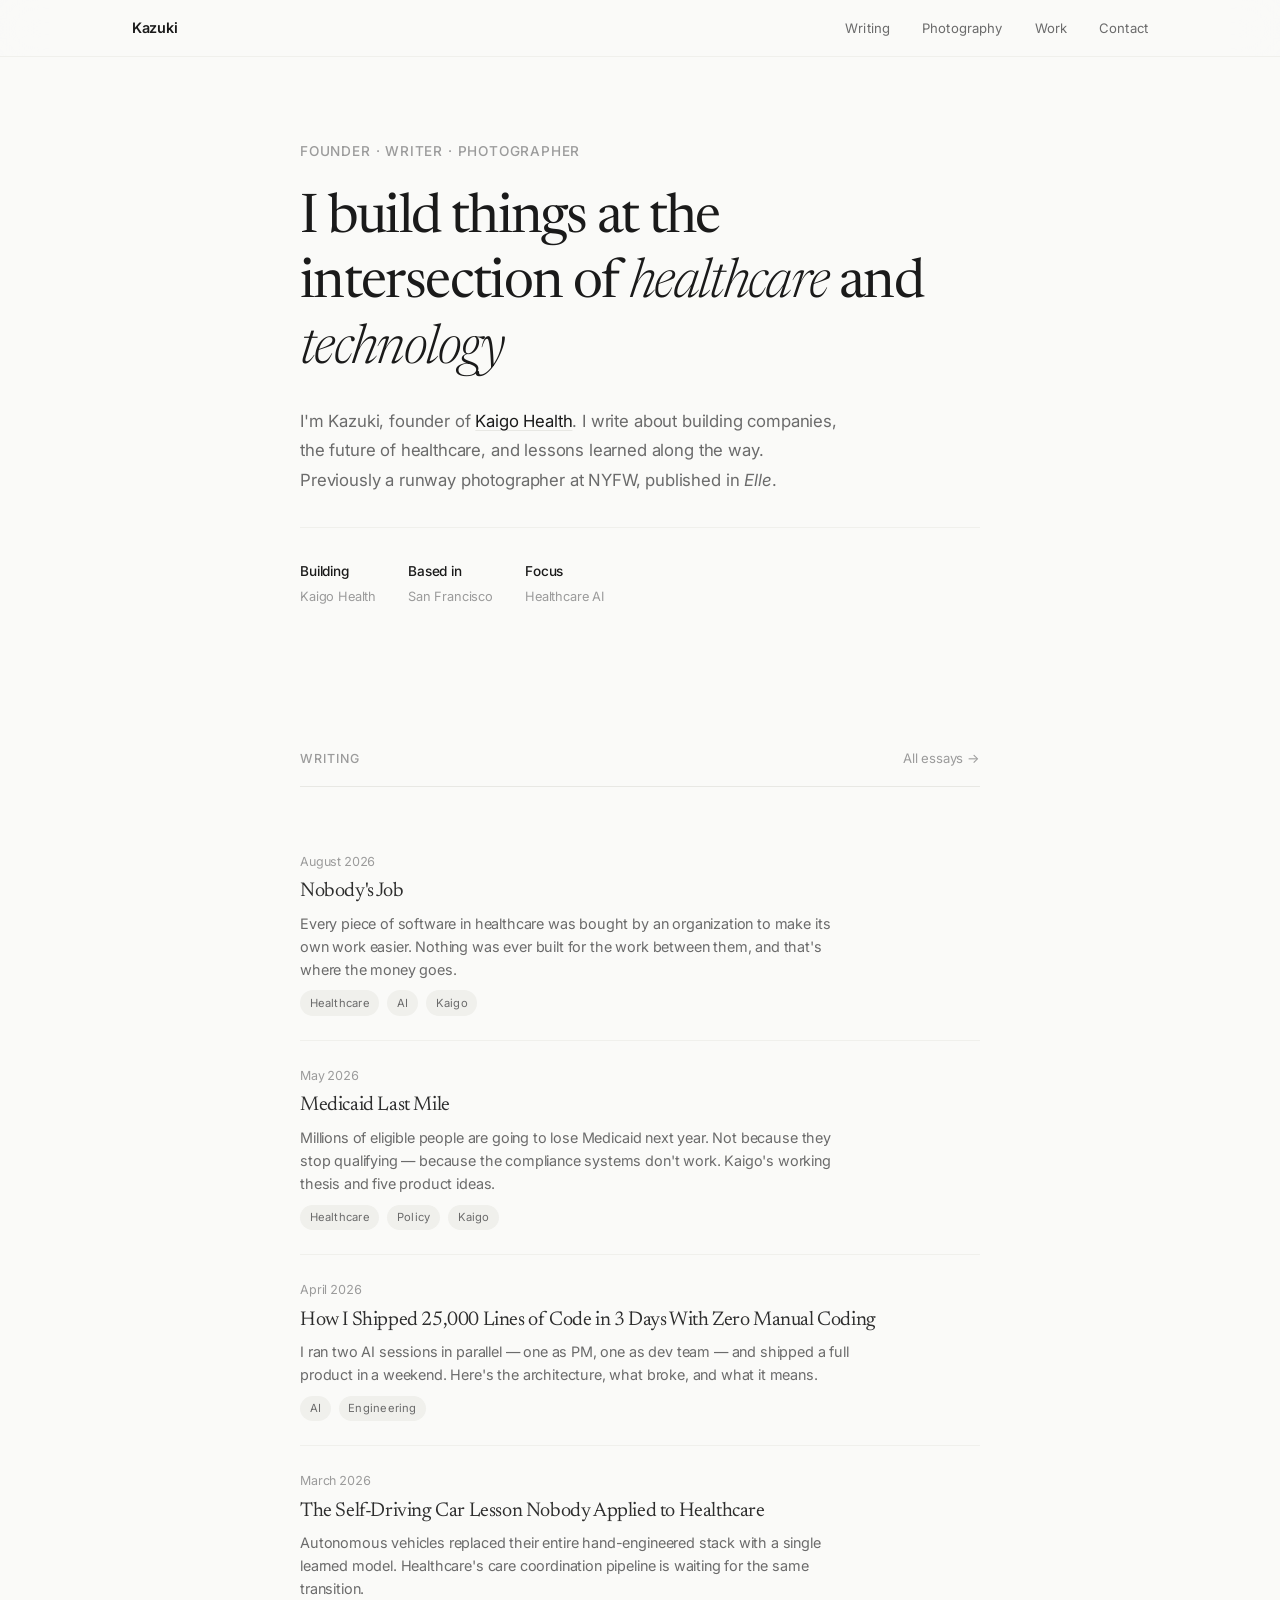
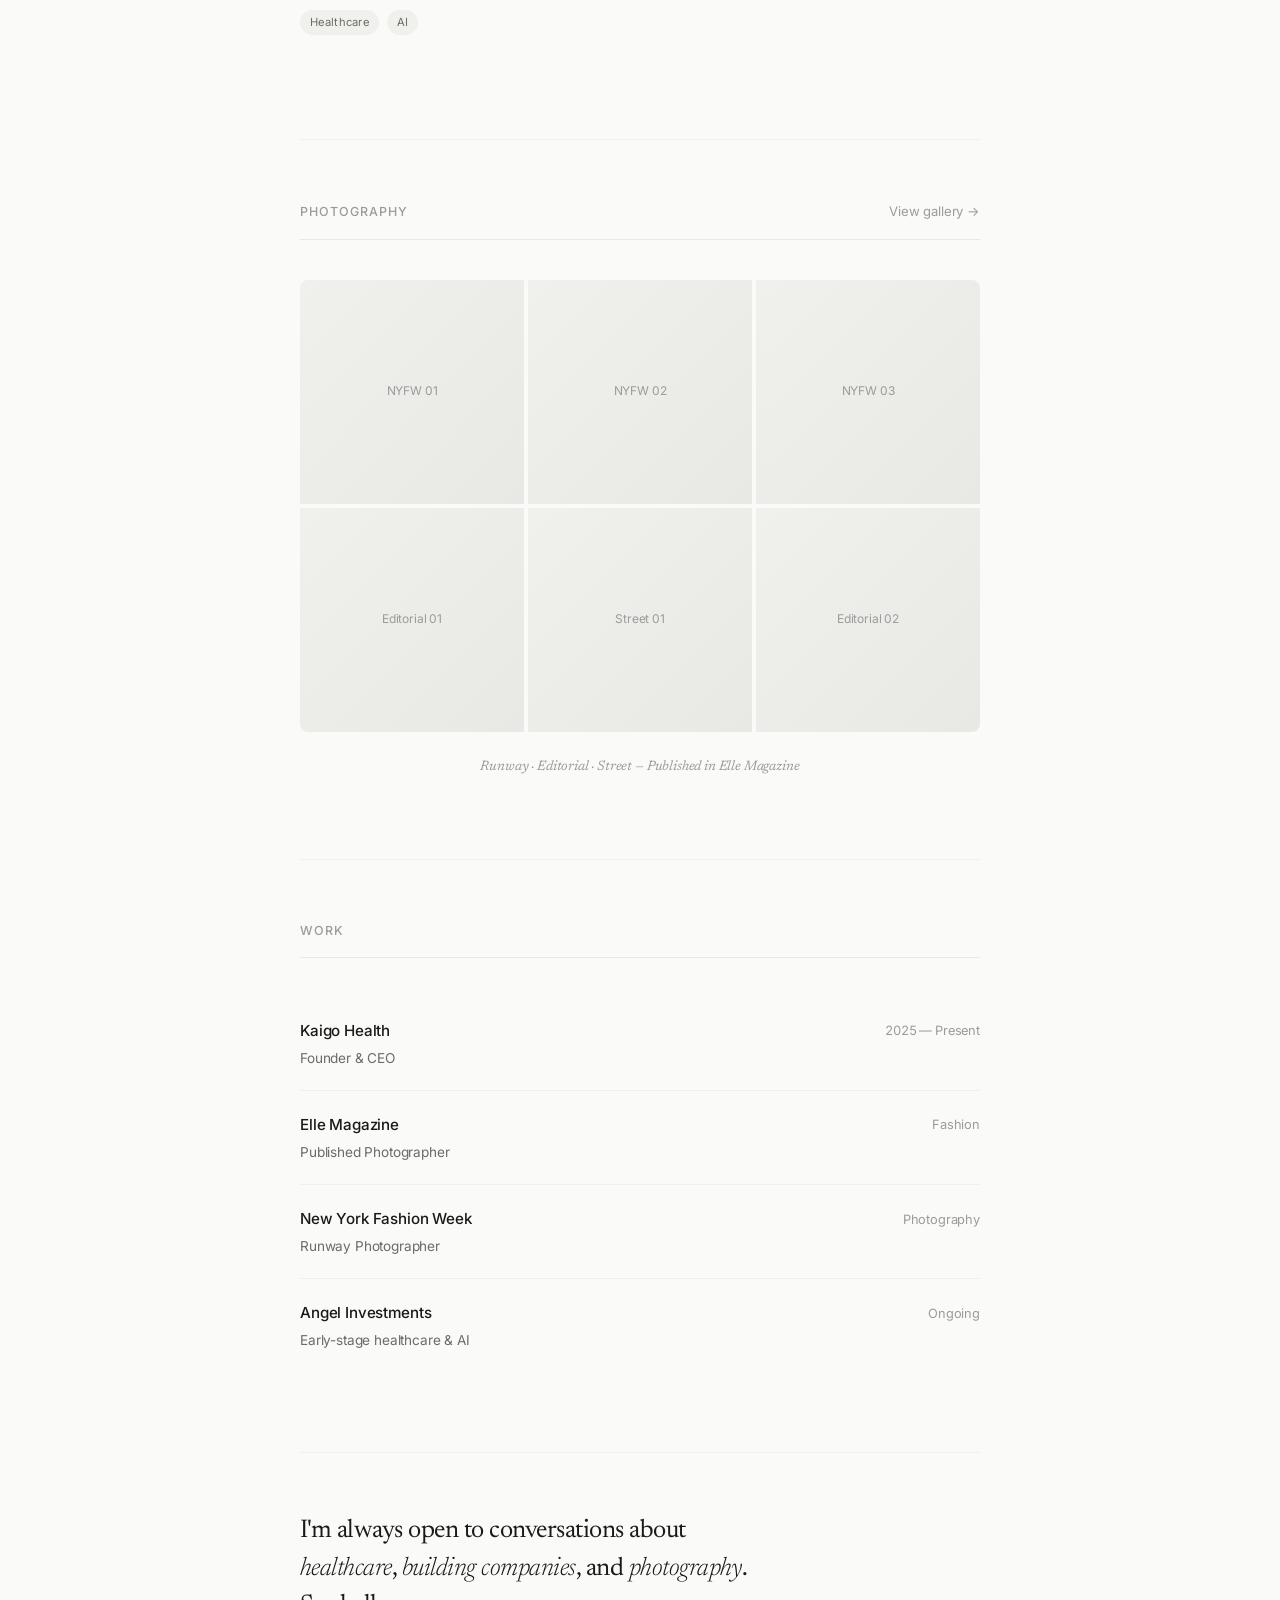
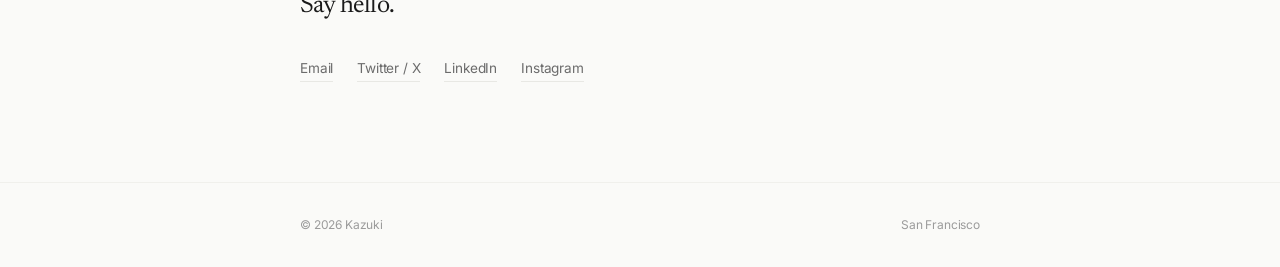
<file: index.html>
<!DOCTYPE html>
<html lang="en">
<head>
  <meta charset="UTF-8">
  <meta name="viewport" content="width=device-width, initial-scale=1.0">
  <title>Kazuki — Founder, Writer, Photographer</title>
  <meta name="description" content="Founder of Kaigo Health. Writing about healthcare, technology, and building companies.">
  <link rel="preconnect" href="https://fonts.googleapis.com">
  <link rel="preconnect" href="https://fonts.gstatic.com" crossorigin>
  <link href="https://fonts.googleapis.com/css2?family=Inter:wght@300;400;500;600&family=Newsreader:ital,wght@0,300;0,400;0,500;0,600;1,300;1,400&display=swap" rel="stylesheet">
  <link rel="stylesheet" href="style.css">
</head>
<body>

  <!-- ===== NAV ===== -->
  <nav>
    <div class="nav-inner">
      <a href="/" class="nav-logo">Kazuki</a>
      <button class="mobile-menu-btn" onclick="document.querySelector('.nav-links').classList.toggle('open')" aria-label="Menu">
        <svg viewBox="0 0 24 24" fill="none" stroke="currentColor" stroke-width="1.5">
          <line x1="4" y1="7" x2="20" y2="7"/>
          <line x1="4" y1="12" x2="20" y2="12"/>
          <line x1="4" y1="17" x2="20" y2="17"/>
        </svg>
      </button>
      <ul class="nav-links">
        <li><a href="#writing">Writing</a></li>
        <li><a href="#photography">Photography</a></li>
        <li><a href="#work">Work</a></li>
        <li><a href="#contact">Contact</a></li>
      </ul>
    </div>
  </nav>

  <main>

    <!-- HERO -->
    <section class="hero">
      <div class="container fade-in">
        <p class="hero-greeting">Founder · Writer · Photographer</p>
        <h1>I build things at the intersection of <em>healthcare</em> and <em>technology</em></h1>
        <p class="hero-bio">
          I'm Kazuki, founder of <a href="#">Kaigo Health</a>. I write about building companies,
          the future of healthcare, and lessons learned along the way. Previously a runway photographer
          at NYFW, published in <em>Elle</em>.
        </p>
        <div class="hero-meta">
          <div class="hero-meta-item">
            <span>Building</span>
            Kaigo Health
          </div>
          <div class="hero-meta-item">
            <span>Based in</span>
            San Francisco
          </div>
          <div class="hero-meta-item">
            <span>Focus</span>
            Healthcare AI
          </div>
        </div>
      </div>
    </section>

    <!-- WRITING -->
    <section class="writing" id="writing">
      <div class="container">
        <div class="section-header fade-in">
          <span class="section-label">Writing</span>
          <a href="#" class="section-link">All essays</a>
        </div>
        <ul class="post-list stagger fade-in">
          <li class="post-item">
            <a href="writing/nobodys-job.html" class="post-link">
              <div class="post-date">August 2026</div>
              <div class="post-title">Nobody's Job</div>
              <div class="post-excerpt">Every piece of software in healthcare was bought by an organization to make its own work easier. Nothing was ever built for the work between them, and that's where the money goes.</div>
              <div class="post-tags">
                <span class="post-tag">Healthcare</span>
                <span class="post-tag">AI</span>
                <span class="post-tag">Kaigo</span>
              </div>
            </a>
          </li>
          <li class="post-item">
            <a href="writing/medicaid-last-mile/" class="post-link">
              <div class="post-date">May 2026</div>
              <div class="post-title">Medicaid Last Mile</div>
              <div class="post-excerpt">Millions of eligible people are going to lose Medicaid next year. Not because they stop qualifying — because the compliance systems don't work. Kaigo's working thesis and five product ideas.</div>
              <div class="post-tags">
                <span class="post-tag">Healthcare</span>
                <span class="post-tag">Policy</span>
                <span class="post-tag">Kaigo</span>
              </div>
            </a>
          </li>
          <li class="post-item">
            <a href="writing/agentic-pm-dev-pipeline.html" class="post-link">
              <div class="post-date">April 2026</div>
              <div class="post-title">How I Shipped 25,000 Lines of Code in 3 Days With Zero Manual Coding</div>
              <div class="post-excerpt">I ran two AI sessions in parallel — one as PM, one as dev team — and shipped a full product in a weekend. Here's the architecture, what broke, and what it means.</div>
              <div class="post-tags">
                <span class="post-tag">AI</span>
                <span class="post-tag">Engineering</span>
              </div>
            </a>
          </li>
          <li class="post-item">
            <a href="writing/self-driving-car-lesson-healthcare.html" class="post-link">
              <div class="post-date">March 2026</div>
              <div class="post-title">The Self-Driving Car Lesson Nobody Applied to Healthcare</div>
              <div class="post-excerpt">Autonomous vehicles replaced their entire hand-engineered stack with a single learned model. Healthcare's care coordination pipeline is waiting for the same transition.</div>
              <div class="post-tags">
                <span class="post-tag">Healthcare</span>
                <span class="post-tag">AI</span>
              </div>
            </a>
          </li>
          <!-- other posts hidden for now -->
        </ul>
      </div>
    </section>

    <hr class="divider">

    <!-- PHOTOGRAPHY -->
    <section class="photography" id="photography">
      <div class="container">
        <div class="section-header fade-in">
          <span class="section-label">Photography</span>
          <a href="#" class="section-link">View gallery</a>
        </div>
        <div class="photo-grid fade-in">
          <div class="photo-item"><div class="photo-placeholder">NYFW 01</div></div>
          <div class="photo-item"><div class="photo-placeholder">NYFW 02</div></div>
          <div class="photo-item"><div class="photo-placeholder">NYFW 03</div></div>
          <div class="photo-item"><div class="photo-placeholder">Editorial 01</div></div>
          <div class="photo-item"><div class="photo-placeholder">Street 01</div></div>
          <div class="photo-item"><div class="photo-placeholder">Editorial 02</div></div>
        </div>
        <p class="photo-caption fade-in">Runway · Editorial · Street — Published in Elle Magazine</p>
      </div>
    </section>

    <hr class="divider">

    <!-- WORK -->
    <section class="work" id="work">
      <div class="container">
        <div class="section-header fade-in">
          <span class="section-label">Work</span>
        </div>
        <div class="work-list stagger fade-in">
          <div class="work-item">
            <div>
              <div class="work-name">Kaigo Health</div>
              <div class="work-role">Founder & CEO</div>
            </div>
            <div class="work-year">2025 — Present</div>
          </div>
          <div class="work-item">
            <div>
              <div class="work-name">Elle Magazine</div>
              <div class="work-role">Published Photographer</div>
            </div>
            <div class="work-year">Fashion</div>
          </div>
          <div class="work-item">
            <div>
              <div class="work-name">New York Fashion Week</div>
              <div class="work-role">Runway Photographer</div>
            </div>
            <div class="work-year">Photography</div>
          </div>
          <div class="work-item">
            <div>
              <div class="work-name">Angel Investments</div>
              <div class="work-role">Early-stage healthcare & AI</div>
            </div>
            <div class="work-year">Ongoing</div>
          </div>
        </div>
      </div>
    </section>

    <hr class="divider">

    <!-- CONTACT -->
    <section class="contact" id="contact">
      <div class="container fade-in">
        <p class="contact-text">
          I'm always open to conversations about <em>healthcare</em>, <em>building companies</em>, and <em>photography</em>. Say hello.
        </p>
        <div class="contact-links">
          <a href="mailto:kazuki@kaigohealth.ai" class="contact-link">Email</a>
          <a href="#" class="contact-link">Twitter / X</a>
          <a href="#" class="contact-link">LinkedIn</a>
          <a href="#" class="contact-link">Instagram</a>
        </div>
      </div>
    </section>

  </main>

  <footer>
    <div class="container">
      <span>© 2026 Kazuki</span>
      <span>San Francisco</span>
    </div>
  </footer>

  <script>
    // Fade-in animations
    const observer = new IntersectionObserver((entries) => {
      entries.forEach(entry => {
        if (entry.isIntersecting) {
          entry.target.classList.add('visible');
          observer.unobserve(entry.target);
        }
      });
    }, { threshold: 0.1, rootMargin: '0px 0px -40px 0px' });
    document.querySelectorAll('.fade-in').forEach(el => observer.observe(el));

    // Smooth scroll for anchor links
    document.querySelectorAll('a[href^="#"]').forEach(anchor => {
      anchor.addEventListener('click', function (e) {
        const target = document.querySelector(this.getAttribute('href'));
        if (target) {
          e.preventDefault();
          target.scrollIntoView({ behavior: 'smooth', block: 'start' });
        }
      });
    });
  </script>

</body>
</html>
</file>
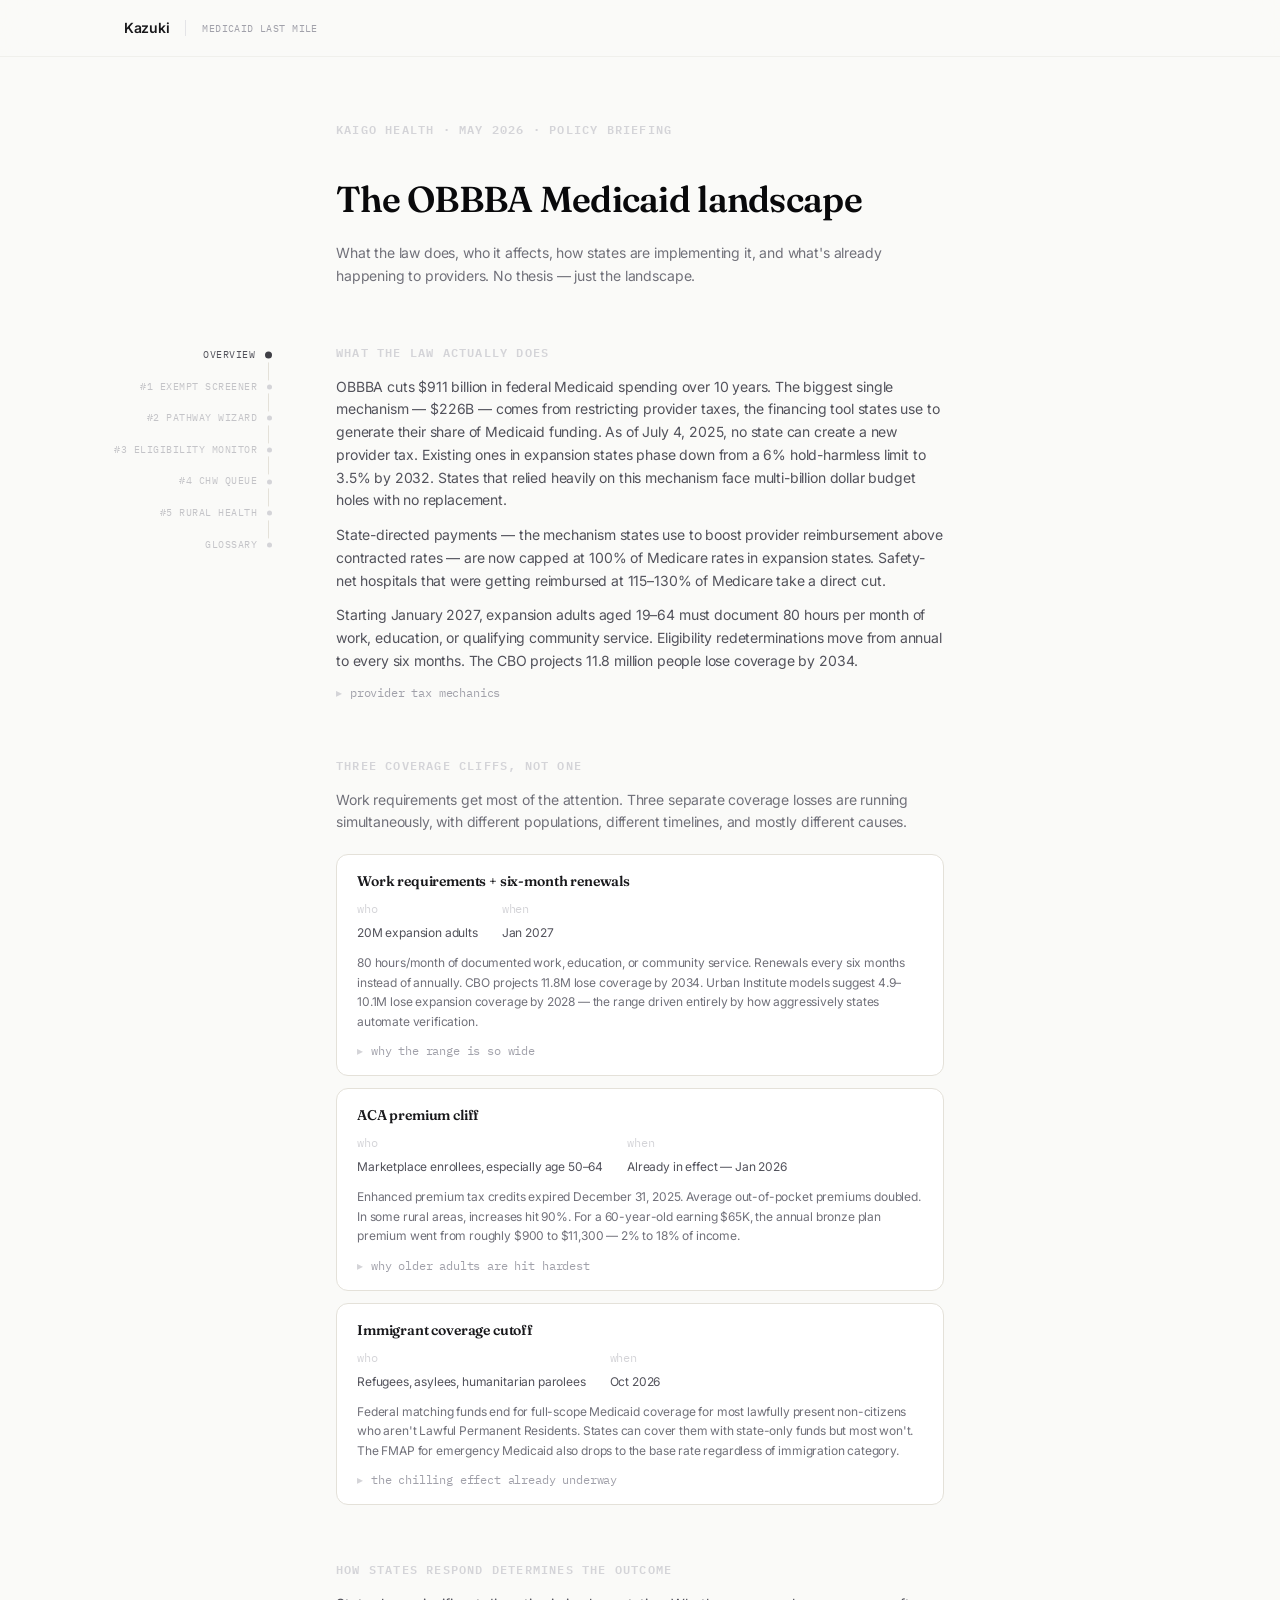
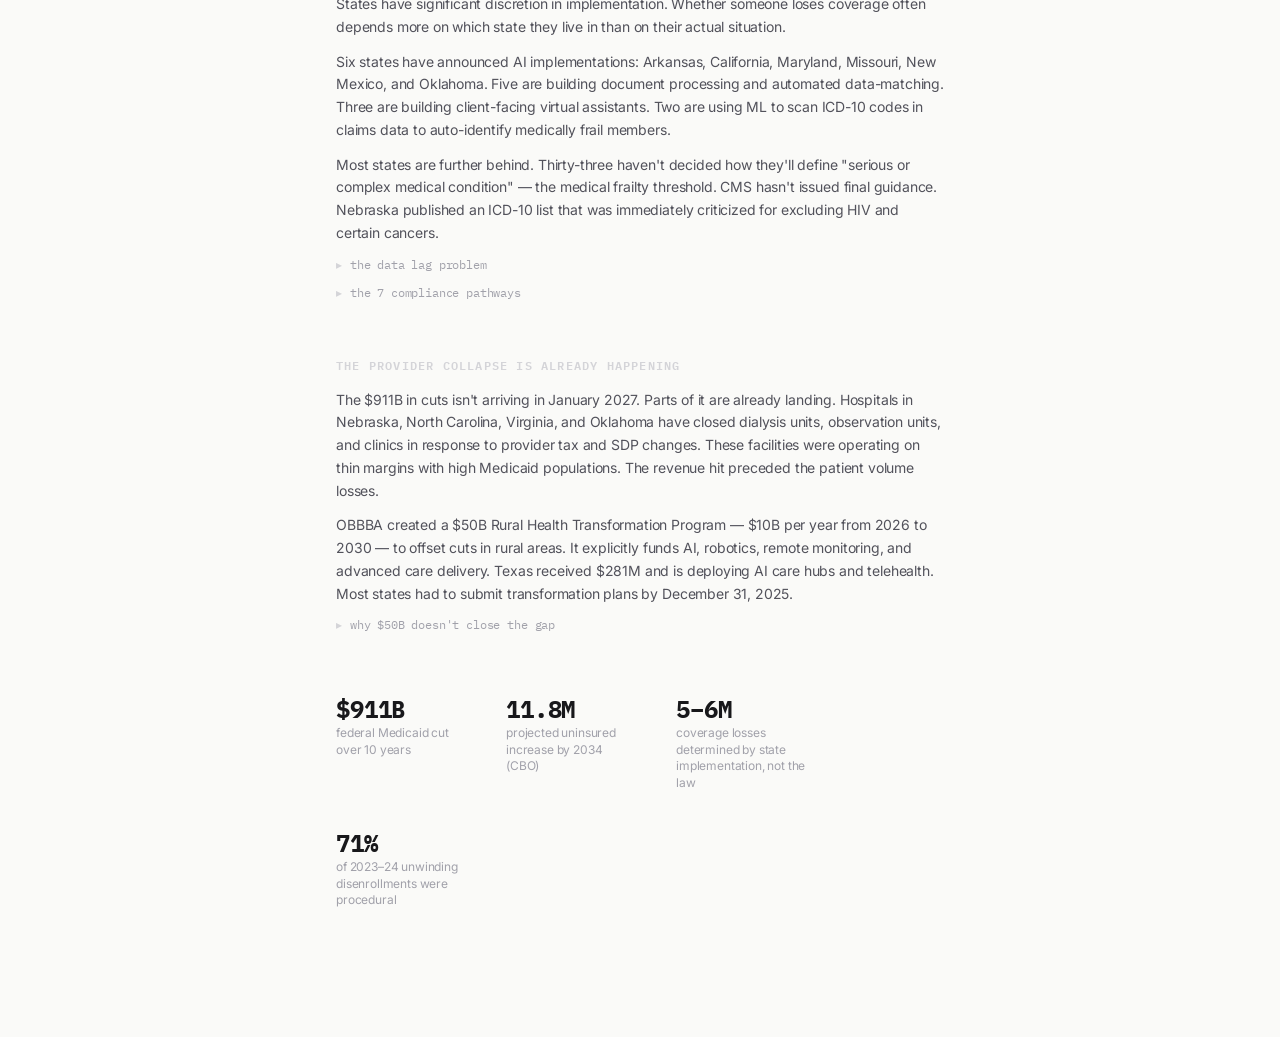
<file: writing/medicaid-last-mile/index.html>
<!doctype html>
<html lang="en">
  <head>
    <meta charset="UTF-8" />
    <meta name="viewport" content="width=device-width, initial-scale=1.0" />
    <title>Medicaid Last Mile — OBBBA Landscape | Kazuki</title>
    <meta name="description" content="Millions of eligible people are going to lose Medicaid next year. Not because they stop qualifying — because the compliance systems don't work. A deep look at the OBBBA landscape and what's already happening." />
    <link rel="preconnect" href="https://fonts.googleapis.com" />
    <link rel="preconnect" href="https://fonts.gstatic.com" crossorigin />
    <link href="https://fonts.googleapis.com/css2?family=Fraunces:ital,opsz,wght@0,9..144,300;0,9..144,600;0,9..144,700;1,9..144,300&family=IBM+Plex+Mono:wght@400;500&family=Inter:wght@300;400;500;600&display=swap" rel="stylesheet" />
    <script type="module" crossorigin src="/writing/medicaid-last-mile/assets/index-CsgdcC8s.js"></script>
    <link rel="stylesheet" crossorigin href="/writing/medicaid-last-mile/assets/index-CNmZKtvT.css">
  </head>
  <body>
    <div id="root"></div>
  </body>
</html>
</file>
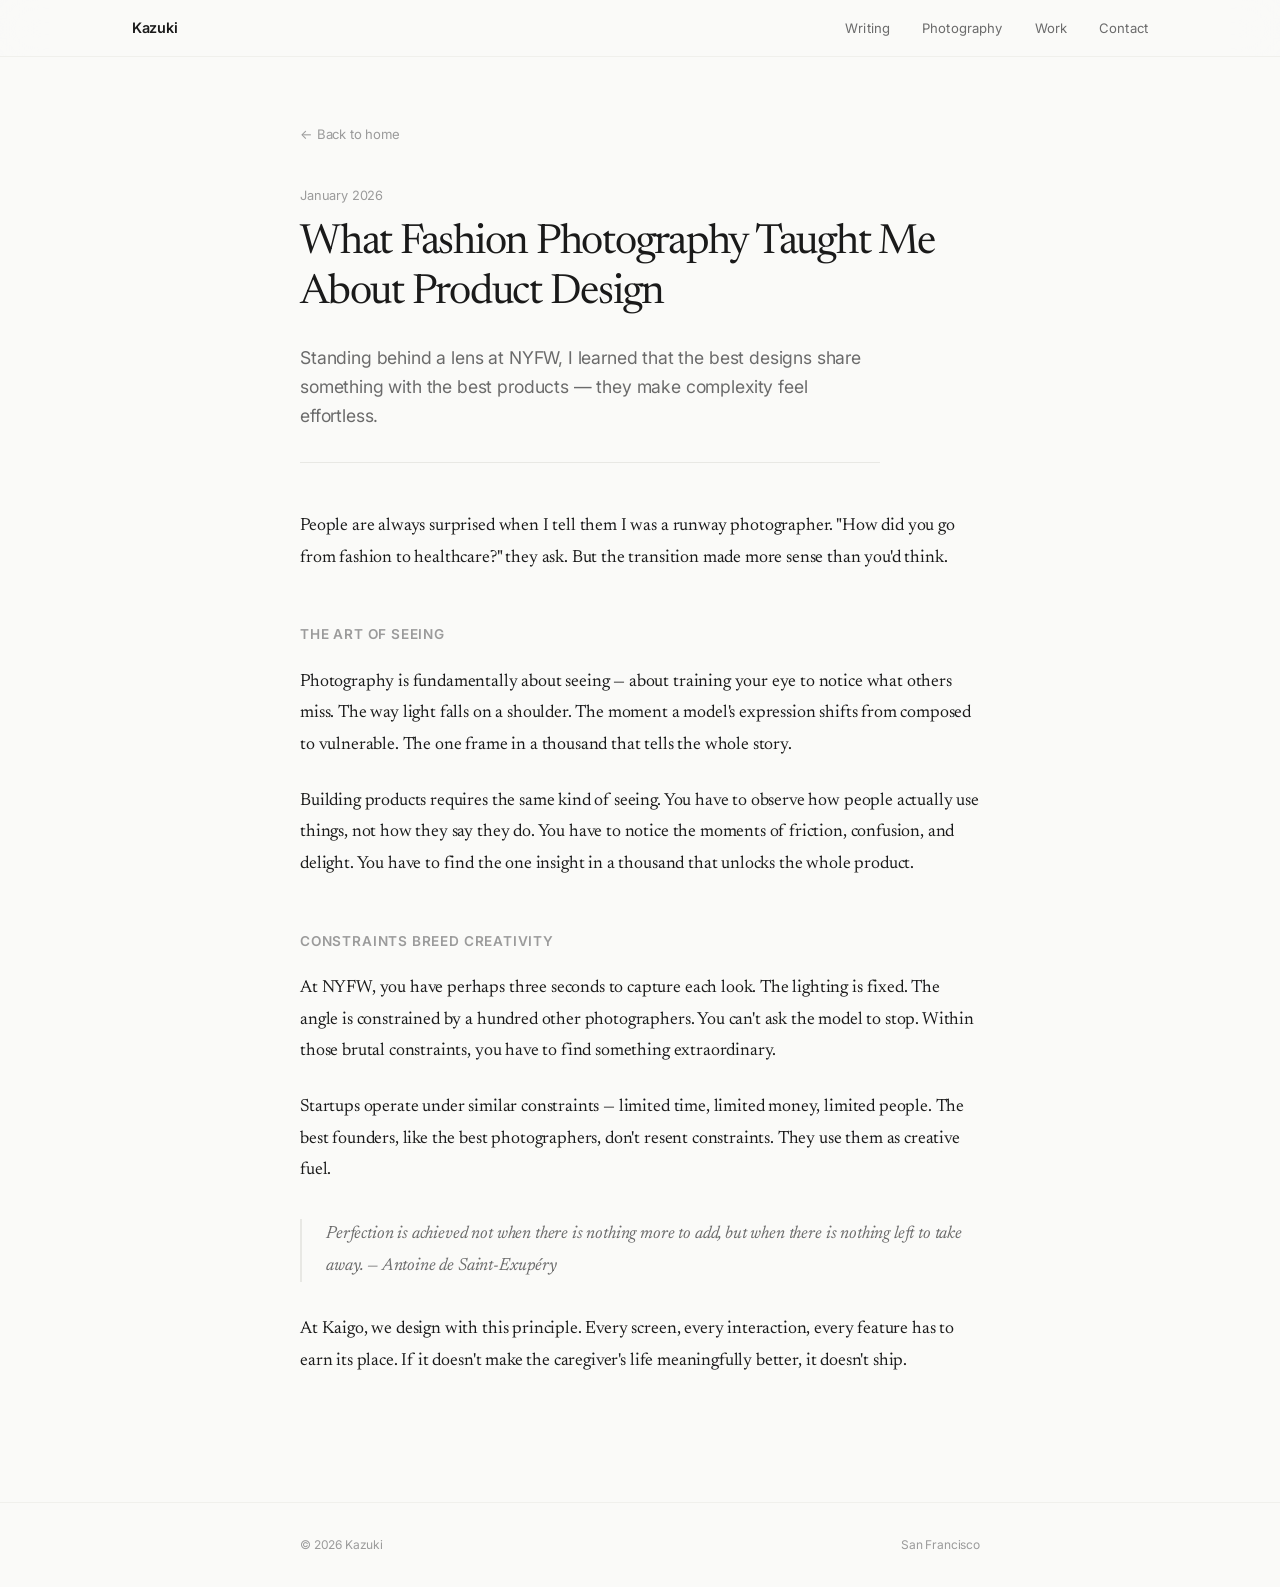
<file: writing/fashion-photography-product-design.html>
<!DOCTYPE html>
<html lang="en">
<head>
  <meta charset="UTF-8">
  <meta name="viewport" content="width=device-width, initial-scale=1.0">
  <title>What Fashion Photography Taught Me About Product Design — Kazuki</title>
  <meta name="description" content="Standing behind a lens at NYFW, I learned that the best designs share something with the best products — they make complexity feel effortless.">
  <link rel="preconnect" href="https://fonts.googleapis.com">
  <link rel="preconnect" href="https://fonts.gstatic.com" crossorigin>
  <link href="https://fonts.googleapis.com/css2?family=Inter:wght@300;400;500;600&family=Newsreader:ital,wght@0,300;0,400;0,500;0,600;1,300;1,400&display=swap" rel="stylesheet">
  <link rel="stylesheet" href="../style.css">
</head>
<body>
  <nav>
    <div class="nav-inner">
      <a href="../" class="nav-logo">Kazuki</a>
      <button class="mobile-menu-btn" onclick="document.querySelector('.nav-links').classList.toggle('open')" aria-label="Menu">
        <svg viewBox="0 0 24 24" fill="none" stroke="currentColor" stroke-width="1.5"><line x1="4" y1="7" x2="20" y2="7"/><line x1="4" y1="12" x2="20" y2="12"/><line x1="4" y1="17" x2="20" y2="17"/></svg>
      </button>
      <ul class="nav-links">
        <li><a href="../#writing">Writing</a></li>
        <li><a href="../#photography">Photography</a></li>
        <li><a href="../#work">Work</a></li>
        <li><a href="../#contact">Contact</a></li>
      </ul>
    </div>
  </nav>

  <section class="post-page">
    <div class="container">
      <a href="../" class="post-page-back">Back to home</a>
      <div class="post-page-date">January 2026</div>
      <h1>What Fashion Photography Taught Me About Product Design</h1>
      <p class="post-page-subtitle">Standing behind a lens at NYFW, I learned that the best designs share something with the best products — they make complexity feel effortless.</p>
      <div class="post-page-body">
        <p>People are always surprised when I tell them I was a runway photographer. "How did you go from fashion to healthcare?" they ask. But the transition made more sense than you'd think.</p>

        <h2>The art of seeing</h2>
        <p>Photography is fundamentally about seeing — about training your eye to notice what others miss. The way light falls on a shoulder. The moment a model's expression shifts from composed to vulnerable. The one frame in a thousand that tells the whole story.</p>
        <p>Building products requires the same kind of seeing. You have to observe how people actually use things, not how they say they do. You have to notice the moments of friction, confusion, and delight. You have to find the one insight in a thousand that unlocks the whole product.</p>

        <h2>Constraints breed creativity</h2>
        <p>At NYFW, you have perhaps three seconds to capture each look. The lighting is fixed. The angle is constrained by a hundred other photographers. You can't ask the model to stop. Within those brutal constraints, you have to find something extraordinary.</p>
        <p>Startups operate under similar constraints — limited time, limited money, limited people. The best founders, like the best photographers, don't resent constraints. They use them as creative fuel.</p>
        <blockquote>Perfection is achieved not when there is nothing more to add, but when there is nothing left to take away. — Antoine de Saint-Exupéry</blockquote>
        <p>At Kaigo, we design with this principle. Every screen, every interaction, every feature has to earn its place. If it doesn't make the caregiver's life meaningfully better, it doesn't ship.</p>
      </div>
    </div>
  </section>

  <footer>
    <div class="container">
      <span>© 2026 Kazuki</span>
      <span>San Francisco</span>
    </div>
  </footer>

  <script>
    const observer = new IntersectionObserver((entries) => {
      entries.forEach(entry => { if (entry.isIntersecting) { entry.target.classList.add('visible'); observer.unobserve(entry.target); } });
    }, { threshold: 0.1 });
    document.querySelectorAll('.fade-in').forEach(el => observer.observe(el));
  </script>
</body>
</html>
</file>
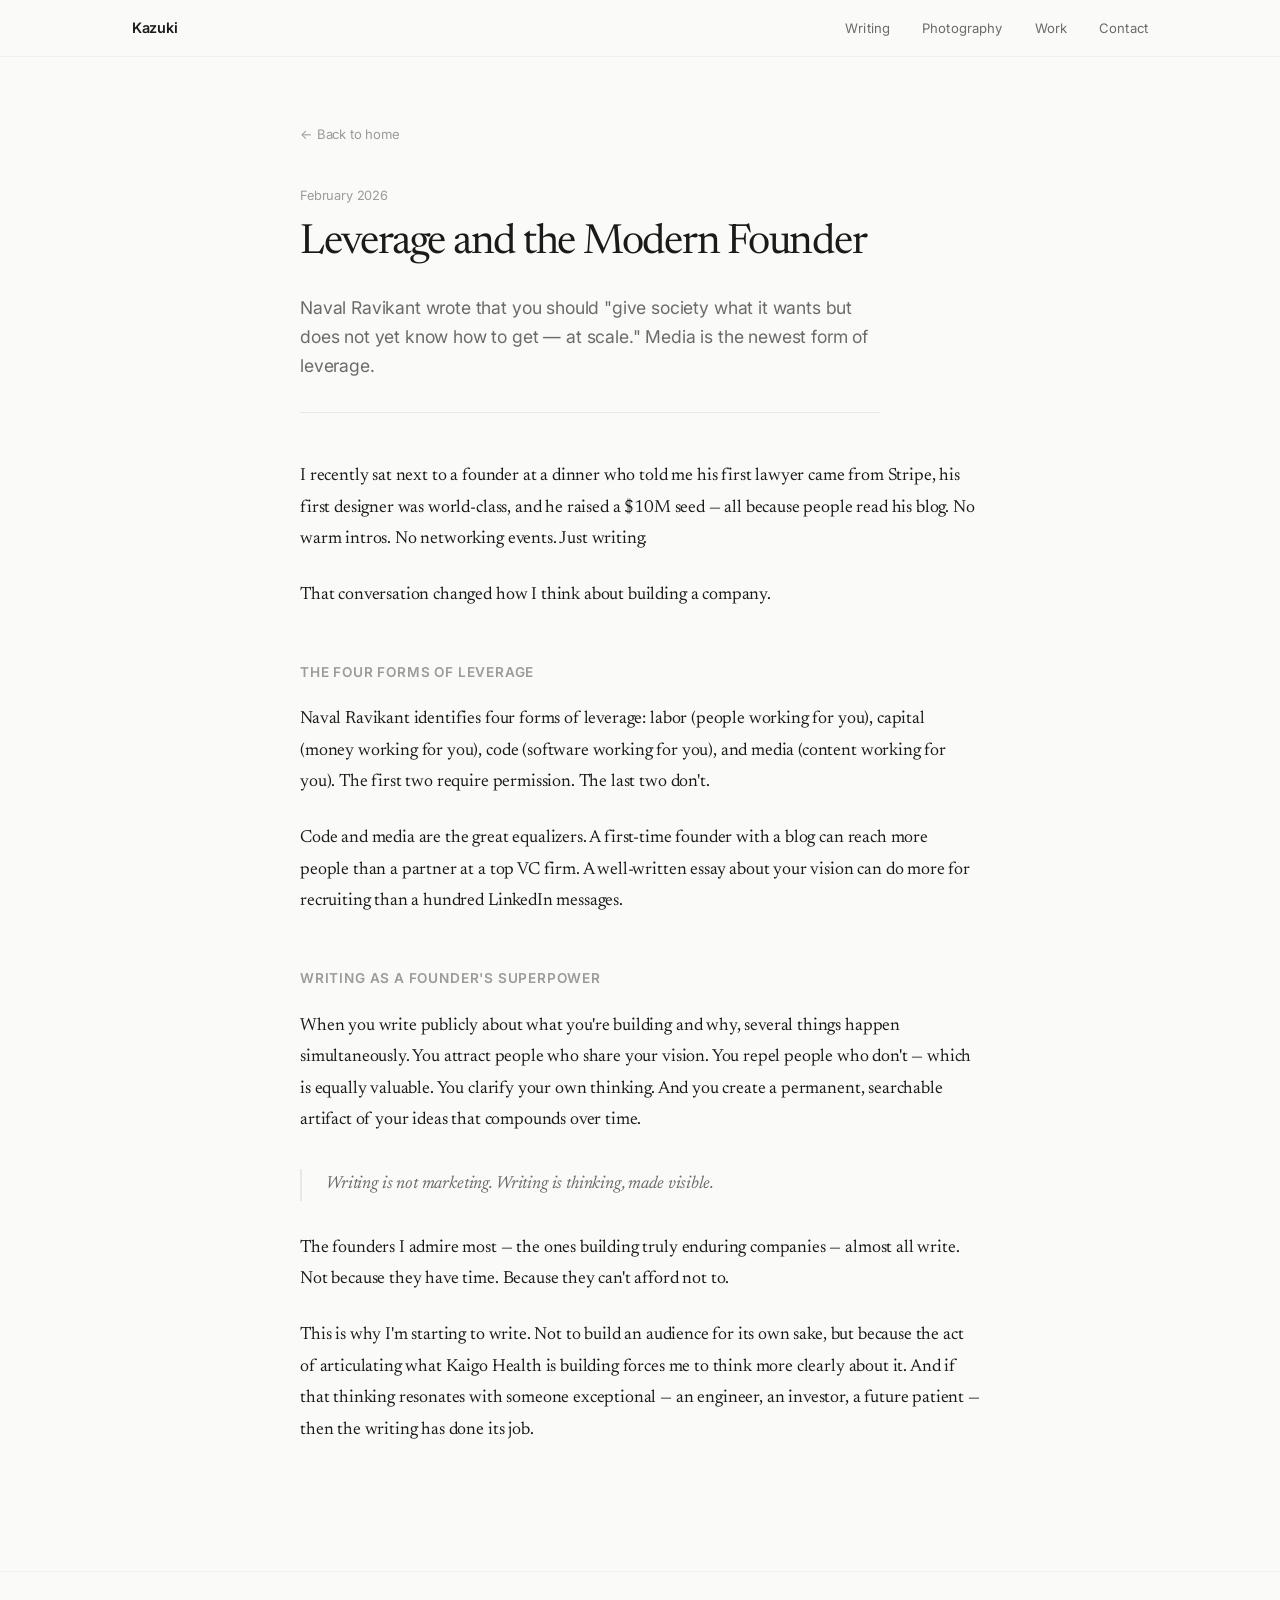
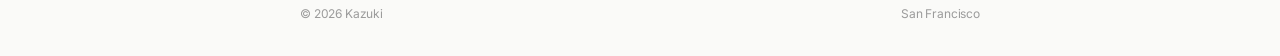
<file: writing/leverage-modern-founder.html>
<!DOCTYPE html>
<html lang="en">
<head>
  <meta charset="UTF-8">
  <meta name="viewport" content="width=device-width, initial-scale=1.0">
  <title>Leverage and the Modern Founder — Kazuki</title>
  <meta name="description" content="Naval Ravikant wrote that you should give society what it wants but does not yet know how to get — at scale. Media is the newest form of leverage.">
  <link rel="preconnect" href="https://fonts.googleapis.com">
  <link rel="preconnect" href="https://fonts.gstatic.com" crossorigin>
  <link href="https://fonts.googleapis.com/css2?family=Inter:wght@300;400;500;600&family=Newsreader:ital,wght@0,300;0,400;0,500;0,600;1,300;1,400&display=swap" rel="stylesheet">
  <link rel="stylesheet" href="../style.css">
</head>
<body>
  <nav>
    <div class="nav-inner">
      <a href="../" class="nav-logo">Kazuki</a>
      <button class="mobile-menu-btn" onclick="document.querySelector('.nav-links').classList.toggle('open')" aria-label="Menu">
        <svg viewBox="0 0 24 24" fill="none" stroke="currentColor" stroke-width="1.5"><line x1="4" y1="7" x2="20" y2="7"/><line x1="4" y1="12" x2="20" y2="12"/><line x1="4" y1="17" x2="20" y2="17"/></svg>
      </button>
      <ul class="nav-links">
        <li><a href="../#writing">Writing</a></li>
        <li><a href="../#photography">Photography</a></li>
        <li><a href="../#work">Work</a></li>
        <li><a href="../#contact">Contact</a></li>
      </ul>
    </div>
  </nav>

  <section class="post-page">
    <div class="container">
      <a href="../" class="post-page-back">Back to home</a>
      <div class="post-page-date">February 2026</div>
      <h1>Leverage and the Modern Founder</h1>
      <p class="post-page-subtitle">Naval Ravikant wrote that you should "give society what it wants but does not yet know how to get — at scale." Media is the newest form of leverage.</p>
      <div class="post-page-body">
        <p>I recently sat next to a founder at a dinner who told me his first lawyer came from Stripe, his first designer was world-class, and he raised a $10M seed — all because people read his blog. No warm intros. No networking events. Just writing.</p>
        <p>That conversation changed how I think about building a company.</p>

        <h2>The four forms of leverage</h2>
        <p>Naval Ravikant identifies four forms of leverage: labor (people working for you), capital (money working for you), code (software working for you), and media (content working for you). The first two require permission. The last two don't.</p>
        <p>Code and media are the great equalizers. A first-time founder with a blog can reach more people than a partner at a top VC firm. A well-written essay about your vision can do more for recruiting than a hundred LinkedIn messages.</p>

        <h2>Writing as a founder's superpower</h2>
        <p>When you write publicly about what you're building and why, several things happen simultaneously. You attract people who share your vision. You repel people who don't — which is equally valuable. You clarify your own thinking. And you create a permanent, searchable artifact of your ideas that compounds over time.</p>
        <blockquote>Writing is not marketing. Writing is thinking, made visible.</blockquote>
        <p>The founders I admire most — the ones building truly enduring companies — almost all write. Not because they have time. Because they can't afford not to.</p>
        <p>This is why I'm starting to write. Not to build an audience for its own sake, but because the act of articulating what Kaigo Health is building forces me to think more clearly about it. And if that thinking resonates with someone exceptional — an engineer, an investor, a future patient — then the writing has done its job.</p>
      </div>
    </div>
  </section>

  <footer>
    <div class="container">
      <span>© 2026 Kazuki</span>
      <span>San Francisco</span>
    </div>
  </footer>

  <script>
    const observer = new IntersectionObserver((entries) => {
      entries.forEach(entry => { if (entry.isIntersecting) { entry.target.classList.add('visible'); observer.unobserve(entry.target); } });
    }, { threshold: 0.1 });
    document.querySelectorAll('.fade-in').forEach(el => observer.observe(el));
  </script>
</body>
</html>
</file>
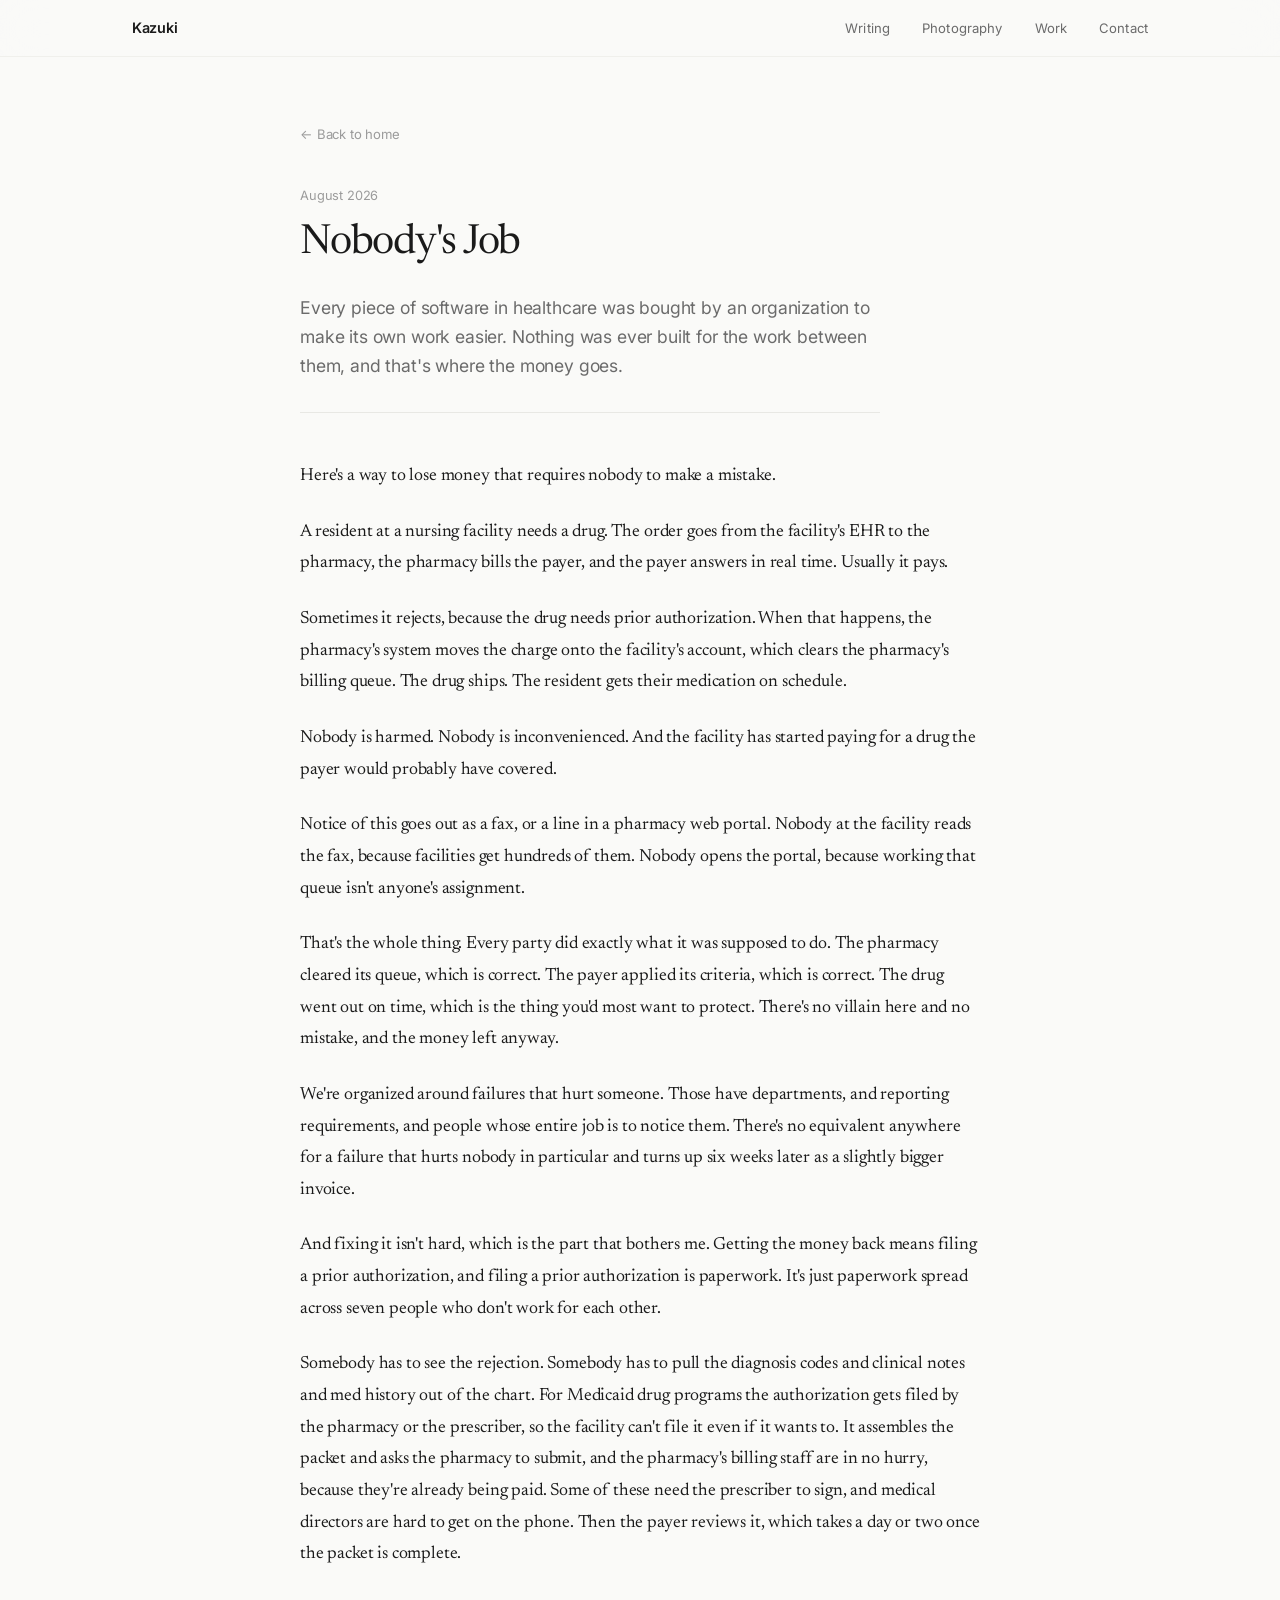
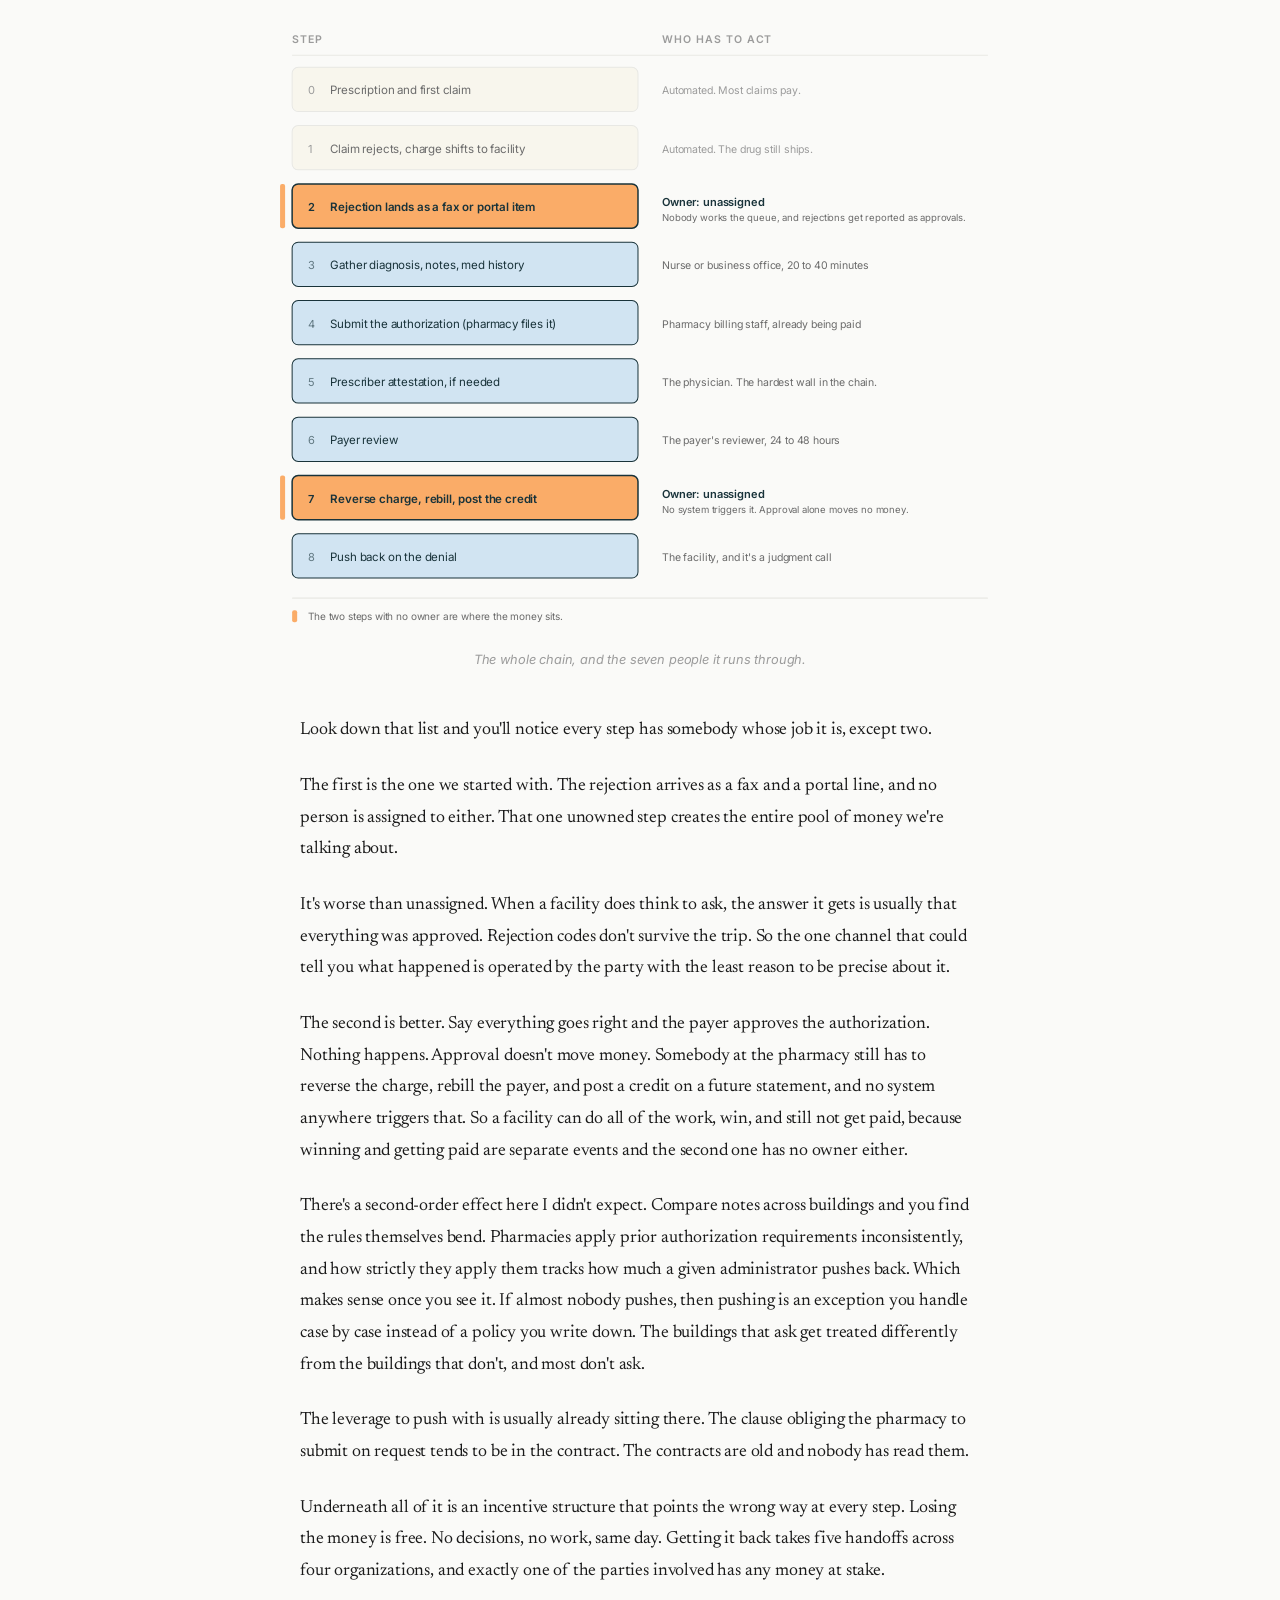
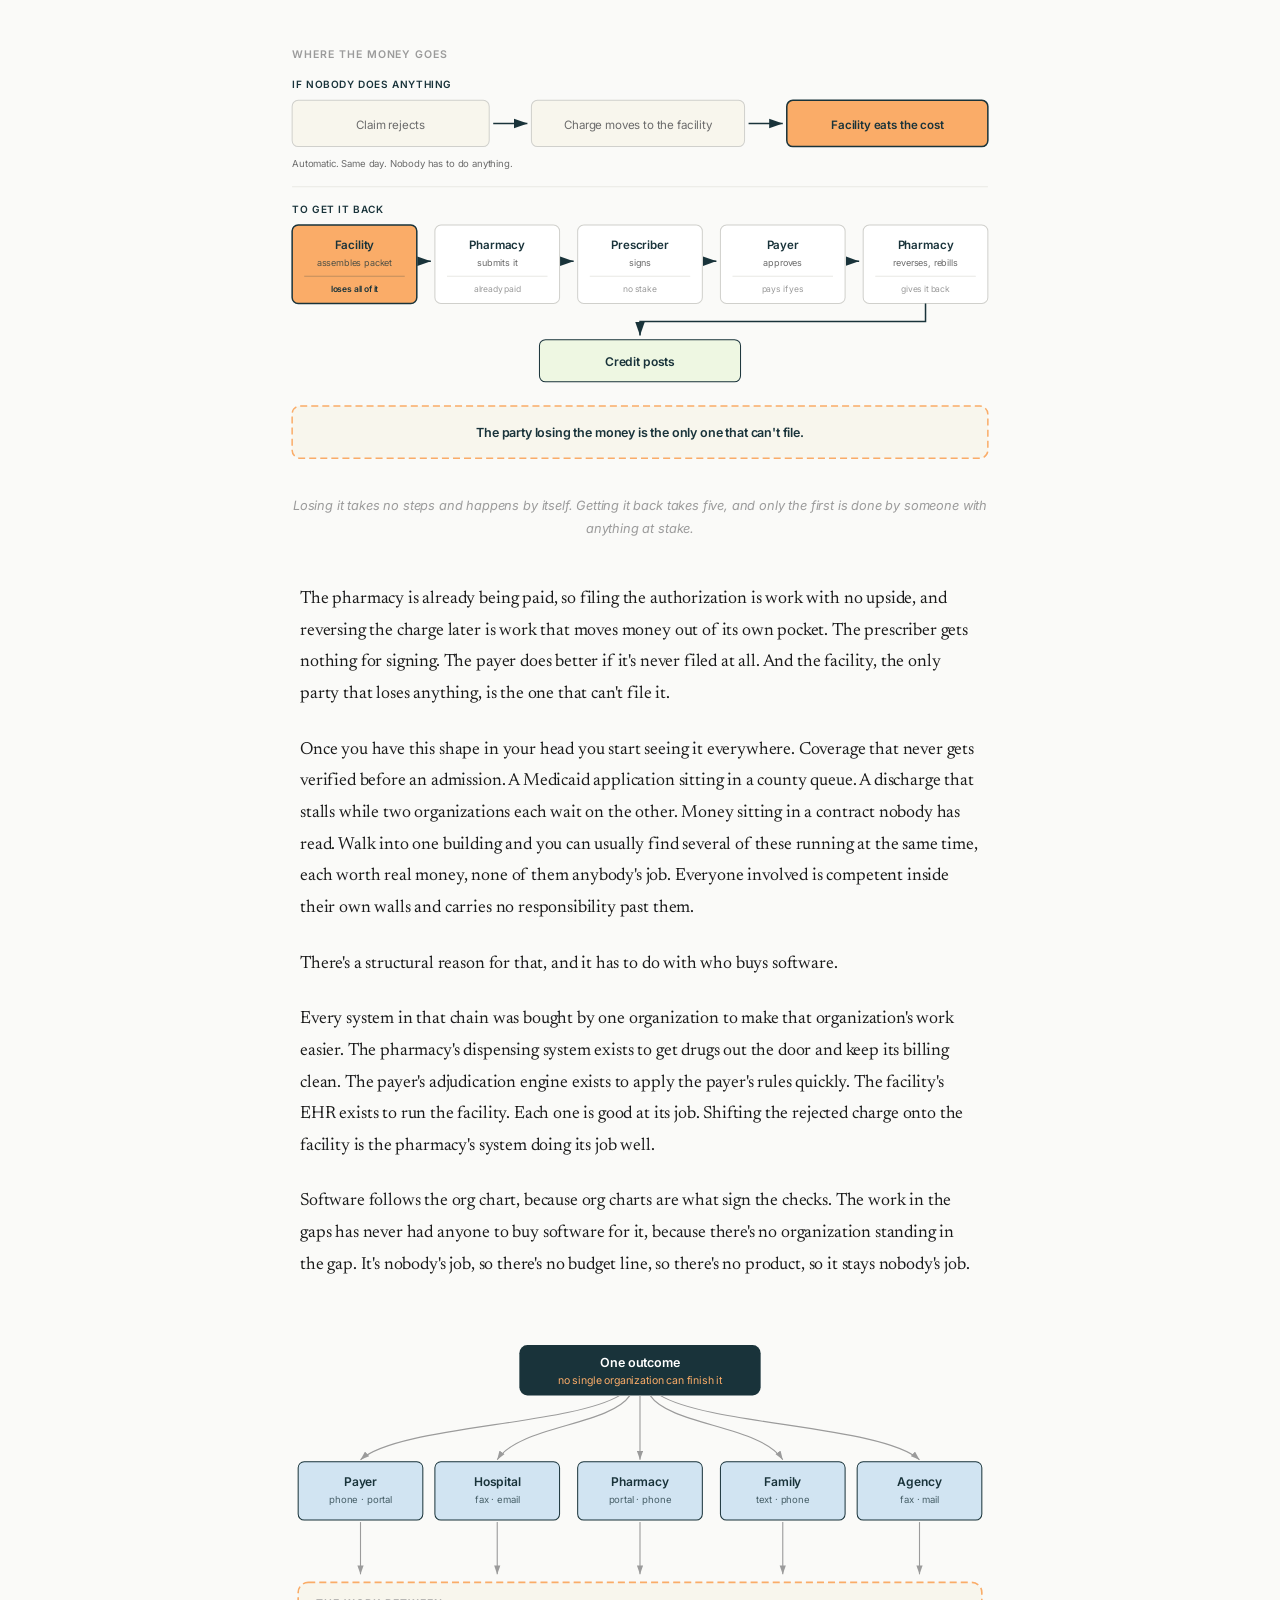
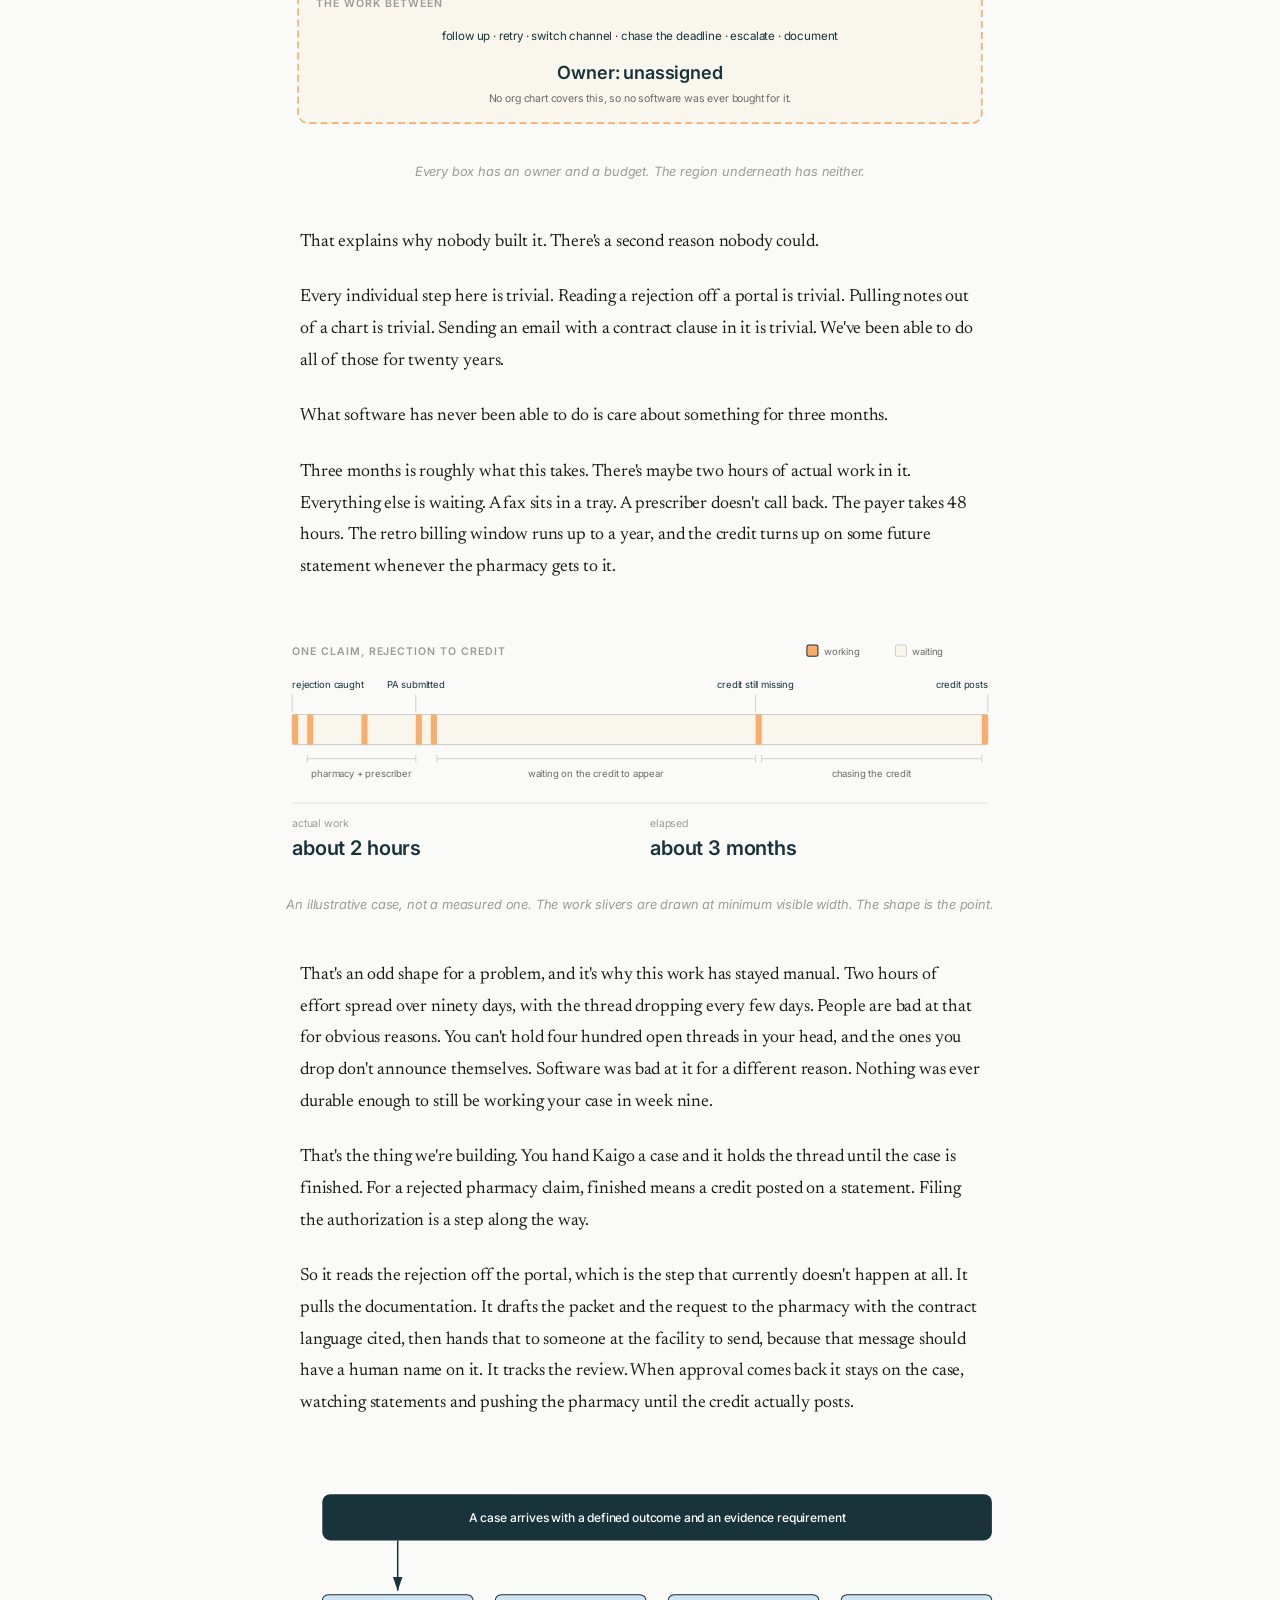
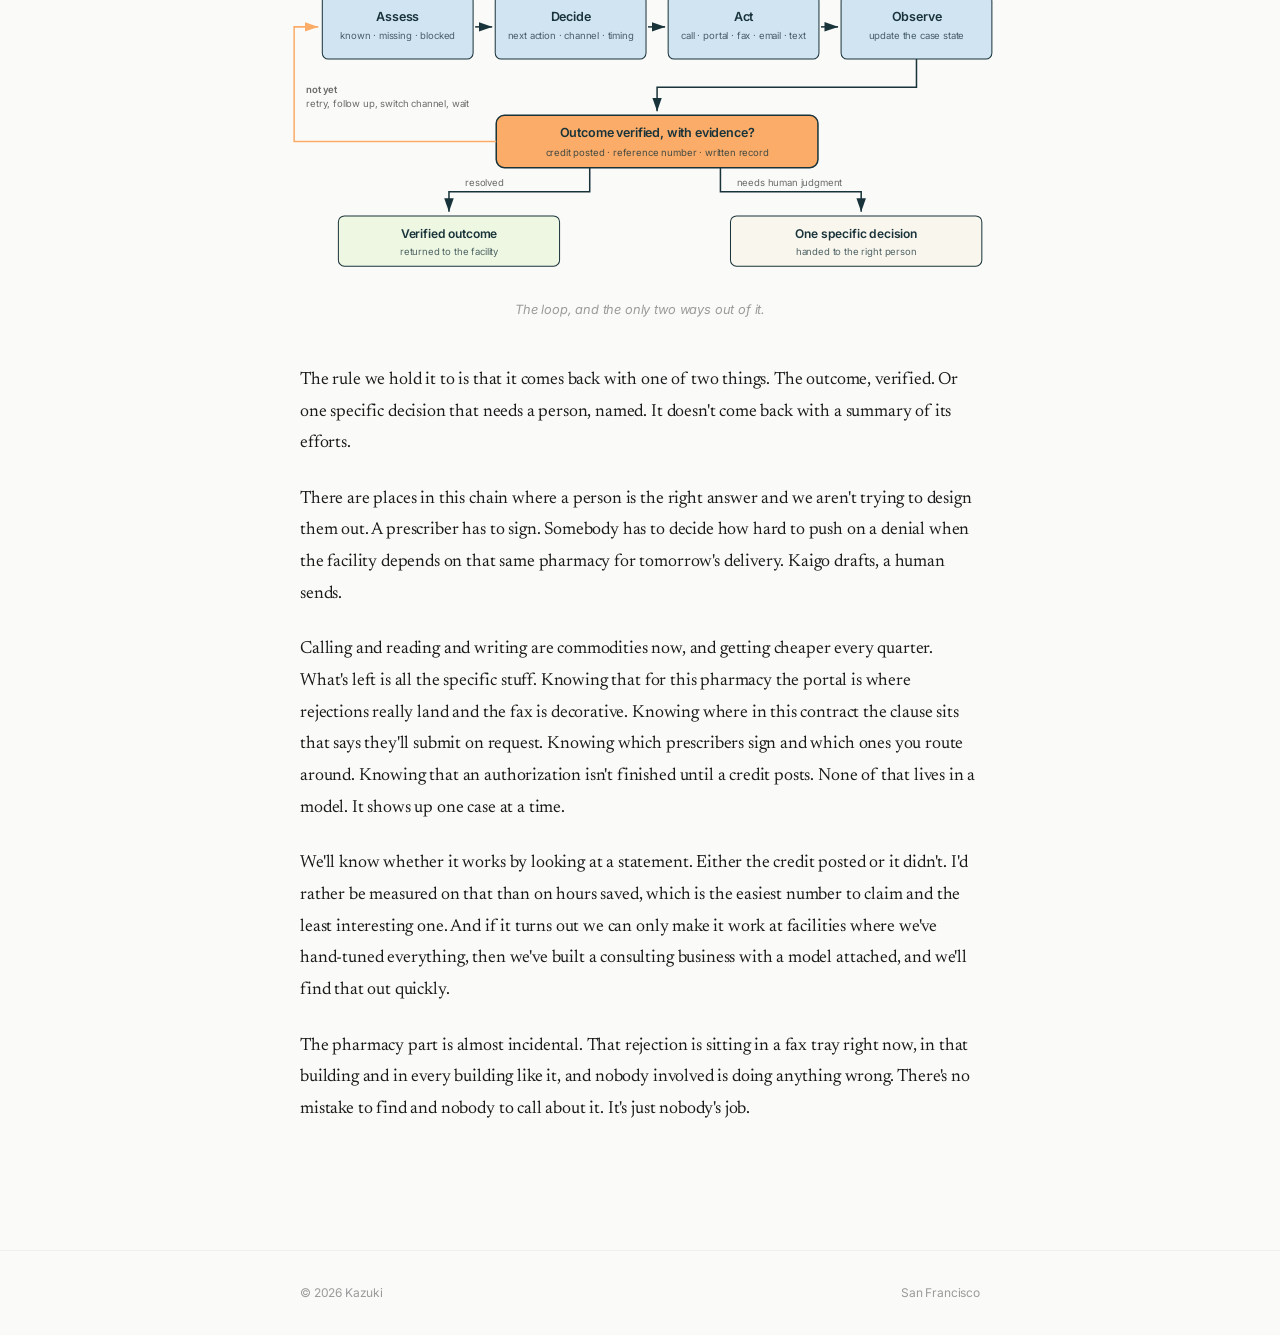
<file: writing/nobodys-job.html>
<!DOCTYPE html>
<html lang="en">
<head>
  <meta charset="UTF-8">
  <meta name="viewport" content="width=device-width, initial-scale=1.0">
  <title>Nobody's Job — Kazuki</title>
  <meta name="description" content="Every piece of software in healthcare was bought by an organization to make its own work easier. Nothing was ever built for the work between them, and that's where the money goes.">
  <link rel="preconnect" href="https://fonts.googleapis.com">
  <link rel="preconnect" href="https://fonts.gstatic.com" crossorigin>
  <link href="https://fonts.googleapis.com/css2?family=Inter:wght@300;400;500;600&family=Newsreader:ital,wght@0,300;0,400;0,500;0,600;1,300;1,400&display=swap" rel="stylesheet">
  <link rel="stylesheet" href="../style.css">
  <style>
    .post-figure { margin: 2.75rem 0; }
    .post-figure svg { width: 100%; height: auto; display: block; }
    .post-figure figcaption {
      font-family: var(--font-sans);
      font-size: 0.8rem;
      color: var(--color-text-tertiary);
      margin-top: 0.75rem;
      text-align: center;
      font-style: italic;
    }
    .post-figure.wide {
      margin-left: -2rem;
      margin-right: -2rem;
    }
    @media (max-width: 768px) {
      .post-figure.wide { margin-left: -1.25rem; margin-right: -1.25rem; }
    }
  </style>
</head>
<body>
  <nav>
    <div class="nav-inner">
      <a href="../" class="nav-logo">Kazuki</a>
      <button class="mobile-menu-btn" onclick="document.querySelector('.nav-links').classList.toggle('open')" aria-label="Menu">
        <svg viewBox="0 0 24 24" fill="none" stroke="currentColor" stroke-width="1.5"><line x1="4" y1="7" x2="20" y2="7"/><line x1="4" y1="12" x2="20" y2="12"/><line x1="4" y1="17" x2="20" y2="17"/></svg>
      </button>
      <ul class="nav-links">
        <li><a href="../#writing">Writing</a></li>
        <li><a href="../#photography">Photography</a></li>
        <li><a href="../#work">Work</a></li>
        <li><a href="../#contact">Contact</a></li>
      </ul>
    </div>
  </nav>

  <section class="post-page">
    <div class="container">
      <a href="../" class="post-page-back">Back to home</a>
      <div class="post-page-date">August 2026</div>
      <h1>Nobody's Job</h1>
      <p class="post-page-subtitle">Every piece of software in healthcare was bought by an organization to make its own work easier. Nothing was ever built for the work between them, and that's where the money goes.</p>
      <div class="post-page-body">

        <p>Here's a way to lose money that requires nobody to make a mistake.</p>

        <p>A resident at a nursing facility needs a drug. The order goes from the facility's EHR to the pharmacy, the pharmacy bills the payer, and the payer answers in real time. Usually it pays.</p>

        <p>Sometimes it rejects, because the drug needs prior authorization. When that happens, the pharmacy's system moves the charge onto the facility's account, which clears the pharmacy's billing queue. The drug ships. The resident gets their medication on schedule.</p>

        <p>Nobody is harmed. Nobody is inconvenienced. And the facility has started paying for a drug the payer would probably have covered.</p>

        <p>Notice of this goes out as a fax, or a line in a pharmacy web portal. Nobody at the facility reads the fax, because facilities get hundreds of them. Nobody opens the portal, because working that queue isn't anyone's assignment.</p>

        <p>That's the whole thing. Every party did exactly what it was supposed to do. The pharmacy cleared its queue, which is correct. The payer applied its criteria, which is correct. The drug went out on time, which is the thing you'd most want to protect. There's no villain here and no mistake, and the money left anyway.</p>

        <p>We're organized around failures that hurt someone. Those have departments, and reporting requirements, and people whose entire job is to notice them. There's no equivalent anywhere for a failure that hurts nobody in particular and turns up six weeks later as a slightly bigger invoice.</p>

        <p>And fixing it isn't hard, which is the part that bothers me. Getting the money back means filing a prior authorization, and filing a prior authorization is paperwork. It's just paperwork spread across seven people who don't work for each other.</p>

        <p>Somebody has to see the rejection. Somebody has to pull the diagnosis codes and clinical notes and med history out of the chart. For Medicaid drug programs the authorization gets filed by the pharmacy or the prescriber, so the facility can't file it even if it wants to. It assembles the packet and asks the pharmacy to submit, and the pharmacy's billing staff are in no hurry, because they're already being paid. Some of these need the prescriber to sign, and medical directors are hard to get on the phone. Then the payer reviews it, which takes a day or two once the packet is complete.</p>

        <figure class="post-figure wide">
          <svg viewBox="0 0 740 618" xmlns="http://www.w3.org/2000/svg" font-family="Inter, sans-serif">
            <text x="24" y="28" font-size="10.5" font-weight="600" fill="#9B9B9B" letter-spacing="0.09em">STEP</text>
            <text x="392" y="28" font-size="10.5" font-weight="600" fill="#9B9B9B" letter-spacing="0.09em">WHO HAS TO ACT</text>
            <line x1="24" y1="40" x2="716" y2="40" stroke="#E8E8E4" stroke-width="1"/>

            <rect x="24" y="52" width="344" height="44" rx="6" fill="#F8F6ED" stroke="#E8E8E4" stroke-width="1"/>
            <text x="40" y="79" font-size="11" fill="#9B9B9B">0</text>
            <text x="62" y="79" font-size="11.5" fill="#6B6B6B">Prescription and first claim</text>
            <text x="392" y="79" font-size="10.5" fill="#9B9B9B">Automated. Most claims pay.</text>

            <rect x="24" y="110" width="344" height="44" rx="6" fill="#F8F6ED" stroke="#E8E8E4" stroke-width="1"/>
            <text x="40" y="137" font-size="11" fill="#9B9B9B">1</text>
            <text x="62" y="137" font-size="11.5" fill="#6B6B6B">Claim rejects, charge shifts to facility</text>
            <text x="392" y="137" font-size="10.5" fill="#9B9B9B">Automated. The drug still ships.</text>

            <rect x="12" y="168" width="5" height="44" rx="2" fill="#FAAC68"/>
            <rect x="24" y="168" width="344" height="44" rx="6" fill="#FAAC68" stroke="#19333A" stroke-width="1.5"/>
            <text x="40" y="195" font-size="11" font-weight="600" fill="#19333A">2</text>
            <text x="62" y="195" font-size="11.5" font-weight="600" fill="#19333A">Rejection lands as a fax or portal item</text>
            <text x="392" y="190" font-size="11" font-weight="600" fill="#19333A">Owner: unassigned</text>
            <text x="392" y="205" font-size="9.5" fill="#6B6B6B">Nobody works the queue, and rejections get reported as approvals.</text>

            <rect x="24" y="226" width="344" height="44" rx="6" fill="#D1E4F2" stroke="#19333A" stroke-width="1"/>
            <text x="40" y="253" font-size="11" fill="#19333A" opacity="0.6">3</text>
            <text x="62" y="253" font-size="11.5" fill="#19333A">Gather diagnosis, notes, med history</text>
            <text x="392" y="253" font-size="10.5" fill="#6B6B6B">Nurse or business office, 20 to 40 minutes</text>

            <rect x="24" y="284" width="344" height="44" rx="6" fill="#D1E4F2" stroke="#19333A" stroke-width="1"/>
            <text x="40" y="311" font-size="11" fill="#19333A" opacity="0.6">4</text>
            <text x="62" y="311" font-size="11.5" fill="#19333A">Submit the authorization (pharmacy files it)</text>
            <text x="392" y="311" font-size="10.5" fill="#6B6B6B">Pharmacy billing staff, already being paid</text>

            <rect x="24" y="342" width="344" height="44" rx="6" fill="#D1E4F2" stroke="#19333A" stroke-width="1"/>
            <text x="40" y="369" font-size="11" fill="#19333A" opacity="0.6">5</text>
            <text x="62" y="369" font-size="11.5" fill="#19333A">Prescriber attestation, if needed</text>
            <text x="392" y="369" font-size="10.5" fill="#6B6B6B">The physician. The hardest wall in the chain.</text>

            <rect x="24" y="400" width="344" height="44" rx="6" fill="#D1E4F2" stroke="#19333A" stroke-width="1"/>
            <text x="40" y="427" font-size="11" fill="#19333A" opacity="0.6">6</text>
            <text x="62" y="427" font-size="11.5" fill="#19333A">Payer review</text>
            <text x="392" y="427" font-size="10.5" fill="#6B6B6B">The payer's reviewer, 24 to 48 hours</text>

            <rect x="12" y="458" width="5" height="44" rx="2" fill="#FAAC68"/>
            <rect x="24" y="458" width="344" height="44" rx="6" fill="#FAAC68" stroke="#19333A" stroke-width="1.5"/>
            <text x="40" y="485" font-size="11" font-weight="600" fill="#19333A">7</text>
            <text x="62" y="485" font-size="11.5" font-weight="600" fill="#19333A">Reverse charge, rebill, post the credit</text>
            <text x="392" y="480" font-size="11" font-weight="600" fill="#19333A">Owner: unassigned</text>
            <text x="392" y="495" font-size="9.5" fill="#6B6B6B">No system triggers it. Approval alone moves no money.</text>

            <rect x="24" y="516" width="344" height="44" rx="6" fill="#D1E4F2" stroke="#19333A" stroke-width="1"/>
            <text x="40" y="543" font-size="11" fill="#19333A" opacity="0.6">8</text>
            <text x="62" y="543" font-size="11.5" fill="#19333A">Push back on the denial</text>
            <text x="392" y="543" font-size="10.5" fill="#6B6B6B">The facility, and it's a judgment call</text>

            <line x1="24" y1="580" x2="716" y2="580" stroke="#E8E8E4" stroke-width="1"/>
            <rect x="24" y="592" width="5" height="12" rx="2" fill="#FAAC68"/>
            <text x="40" y="602" font-size="10" fill="#6B6B6B">The two steps with no owner are where the money sits.</text>
          </svg>
          <figcaption>The whole chain, and the seven people it runs through.</figcaption>
        </figure>

        <p>Look down that list and you'll notice every step has somebody whose job it is, except two.</p>

        <p>The first is the one we started with. The rejection arrives as a fax and a portal line, and no person is assigned to either. That one unowned step creates the entire pool of money we're talking about.</p>

        <p>It's worse than unassigned. When a facility does think to ask, the answer it gets is usually that everything was approved. Rejection codes don't survive the trip. So the one channel that could tell you what happened is operated by the party with the least reason to be precise about it.</p>

        <p>The second is better. Say everything goes right and the payer approves the authorization. Nothing happens. Approval doesn't move money. Somebody at the pharmacy still has to reverse the charge, rebill the payer, and post a credit on a future statement, and no system anywhere triggers that. So a facility can do all of the work, win, and still not get paid, because winning and getting paid are separate events and the second one has no owner either.</p>

        <p>There's a second-order effect here I didn't expect. Compare notes across buildings and you find the rules themselves bend. Pharmacies apply prior authorization requirements inconsistently, and how strictly they apply them tracks how much a given administrator pushes back. Which makes sense once you see it. If almost nobody pushes, then pushing is an exception you handle case by case instead of a policy you write down. The buildings that ask get treated differently from the buildings that don't, and most don't ask.</p>

        <p>The leverage to push with is usually already sitting there. The clause obliging the pharmacy to submit on request tends to be in the contract. The contracts are old and nobody has read them.</p>

        <p>Underneath all of it is an incentive structure that points the wrong way at every step. Losing the money is free. No decisions, no work, same day. Getting it back takes five handoffs across four organizations, and exactly one of the parties involved has any money at stake.</p>

        <figure class="post-figure wide">
          <svg viewBox="0 0 740 448" xmlns="http://www.w3.org/2000/svg" font-family="Inter, sans-serif">
            <defs>
              <marker id="arw-d" viewBox="0 0 10 7" refX="10" refY="3.5" markerWidth="9" markerHeight="7" orient="auto">
                <polygon points="0 0, 10 3.5, 0 7" fill="#19333A"/>
              </marker>
            </defs>

            <text x="24" y="26" font-size="10.5" font-weight="600" fill="#9B9B9B" letter-spacing="0.09em">WHERE THE MONEY GOES</text>

            <text x="24" y="56" font-size="10" font-weight="600" fill="#19333A" letter-spacing="0.06em">IF NOBODY DOES ANYTHING</text>

            <rect x="24" y="68" width="196" height="46" rx="6" fill="#F8F6ED" stroke="#D0D0CC" stroke-width="1"/>
            <text x="122" y="96" text-anchor="middle" font-size="11.5" fill="#6B6B6B">Claim rejects</text>

            <line x1="224" y1="91" x2="258" y2="91" stroke="#19333A" stroke-width="1.5" marker-end="url(#arw-d)"/>

            <rect x="262" y="68" width="212" height="46" rx="6" fill="#F8F6ED" stroke="#D0D0CC" stroke-width="1"/>
            <text x="368" y="96" text-anchor="middle" font-size="11.5" fill="#6B6B6B">Charge moves to the facility</text>

            <line x1="478" y1="91" x2="512" y2="91" stroke="#19333A" stroke-width="1.5" marker-end="url(#arw-d)"/>

            <rect x="516" y="68" width="200" height="46" rx="6" fill="#FAAC68" stroke="#19333A" stroke-width="1.5"/>
            <text x="616" y="96" text-anchor="middle" font-size="11.5" font-weight="600" fill="#19333A">Facility eats the cost</text>

            <text x="24" y="134" font-size="9.5" fill="#6B6B6B">Automatic. Same day. Nobody has to do anything.</text>

            <line x1="24" y1="154" x2="716" y2="154" stroke="#E8E8E4" stroke-width="1"/>

            <text x="24" y="180" font-size="10" font-weight="600" fill="#19333A" letter-spacing="0.06em">TO GET IT BACK</text>

            <rect x="24" y="192" width="124" height="78" rx="6" fill="#FAAC68" stroke="#19333A" stroke-width="1.5"/>
            <text x="86" y="216" text-anchor="middle" font-size="11.5" font-weight="600" fill="#19333A">Facility</text>
            <text x="86" y="233" text-anchor="middle" font-size="9" fill="#19333A" opacity="0.75">assembles packet</text>
            <line x1="36" y1="243" x2="136" y2="243" stroke="#19333A" stroke-width="1" opacity="0.25"/>
            <text x="86" y="259" text-anchor="middle" font-size="8.5" font-weight="600" fill="#19333A">loses all of it</text>

            <line x1="152" y1="228" x2="162" y2="228" stroke="#19333A" stroke-width="1.5" marker-end="url(#arw-d)"/>

            <rect x="166" y="192" width="124" height="78" rx="6" fill="#FFFFFF" stroke="#D0D0CC" stroke-width="1"/>
            <text x="228" y="216" text-anchor="middle" font-size="11.5" font-weight="600" fill="#19333A">Pharmacy</text>
            <text x="228" y="233" text-anchor="middle" font-size="9" fill="#6B6B6B">submits it</text>
            <line x1="178" y1="243" x2="278" y2="243" stroke="#E8E8E4" stroke-width="1"/>
            <text x="228" y="259" text-anchor="middle" font-size="8.5" fill="#9B9B9B">already paid</text>

            <line x1="294" y1="228" x2="304" y2="228" stroke="#19333A" stroke-width="1.5" marker-end="url(#arw-d)"/>

            <rect x="308" y="192" width="124" height="78" rx="6" fill="#FFFFFF" stroke="#D0D0CC" stroke-width="1"/>
            <text x="370" y="216" text-anchor="middle" font-size="11.5" font-weight="600" fill="#19333A">Prescriber</text>
            <text x="370" y="233" text-anchor="middle" font-size="9" fill="#6B6B6B">signs</text>
            <line x1="320" y1="243" x2="420" y2="243" stroke="#E8E8E4" stroke-width="1"/>
            <text x="370" y="259" text-anchor="middle" font-size="8.5" fill="#9B9B9B">no stake</text>

            <line x1="436" y1="228" x2="446" y2="228" stroke="#19333A" stroke-width="1.5" marker-end="url(#arw-d)"/>

            <rect x="450" y="192" width="124" height="78" rx="6" fill="#FFFFFF" stroke="#D0D0CC" stroke-width="1"/>
            <text x="512" y="216" text-anchor="middle" font-size="11.5" font-weight="600" fill="#19333A">Payer</text>
            <text x="512" y="233" text-anchor="middle" font-size="9" fill="#6B6B6B">approves</text>
            <line x1="462" y1="243" x2="562" y2="243" stroke="#E8E8E4" stroke-width="1"/>
            <text x="512" y="259" text-anchor="middle" font-size="8.5" fill="#9B9B9B">pays if yes</text>

            <line x1="578" y1="228" x2="588" y2="228" stroke="#19333A" stroke-width="1.5" marker-end="url(#arw-d)"/>

            <rect x="592" y="192" width="124" height="78" rx="6" fill="#FFFFFF" stroke="#D0D0CC" stroke-width="1"/>
            <text x="654" y="216" text-anchor="middle" font-size="11.5" font-weight="600" fill="#19333A">Pharmacy</text>
            <text x="654" y="233" text-anchor="middle" font-size="9" fill="#6B6B6B">reverses, rebills</text>
            <line x1="604" y1="243" x2="704" y2="243" stroke="#E8E8E4" stroke-width="1"/>
            <text x="654" y="259" text-anchor="middle" font-size="8.5" fill="#9B9B9B">gives it back</text>

            <path d="M 654 270 V 288 H 370 V 302" fill="none" stroke="#19333A" stroke-width="1.5" marker-end="url(#arw-d)"/>

            <rect x="270" y="306" width="200" height="42" rx="6" fill="#EEF7E2" stroke="#19333A" stroke-width="1"/>
            <text x="370" y="332" text-anchor="middle" font-size="12" font-weight="600" fill="#19333A">Credit posts</text>

            <rect x="24" y="372" width="692" height="52" rx="8" fill="#F8F6ED" stroke="#FAAC68" stroke-width="1.5" stroke-dasharray="7,4"/>
            <text x="370" y="403" text-anchor="middle" font-size="12.5" font-weight="600" fill="#19333A">The party losing the money is the only one that can't file.</text>
          </svg>
          <figcaption>Losing it takes no steps and happens by itself. Getting it back takes five, and only the first is done by someone with anything at stake.</figcaption>
        </figure>

        <p>The pharmacy is already being paid, so filing the authorization is work with no upside, and reversing the charge later is work that moves money out of its own pocket. The prescriber gets nothing for signing. The payer does better if it's never filed at all. And the facility, the only party that loses anything, is the one that can't file it.</p>

        <p>Once you have this shape in your head you start seeing it everywhere. Coverage that never gets verified before an admission. A Medicaid application sitting in a county queue. A discharge that stalls while two organizations each wait on the other. Money sitting in a contract nobody has read. Walk into one building and you can usually find several of these running at the same time, each worth real money, none of them anybody's job. Everyone involved is competent inside their own walls and carries no responsibility past them.</p>

        <p>There's a structural reason for that, and it has to do with who buys software.</p>

        <p>Every system in that chain was bought by one organization to make that organization's work easier. The pharmacy's dispensing system exists to get drugs out the door and keep its billing clean. The payer's adjudication engine exists to apply the payer's rules quickly. The facility's EHR exists to run the facility. Each one is good at its job. Shifting the rejected charge onto the facility is the pharmacy's system doing its job well.</p>

        <p>Software follows the org chart, because org charts are what sign the checks. The work in the gaps has never had anyone to buy software for it, because there's no organization standing in the gap. It's nobody's job, so there's no budget line, so there's no product, so it stays nobody's job.</p>

        <figure class="post-figure wide">
          <svg viewBox="0 0 740 420" xmlns="http://www.w3.org/2000/svg" font-family="Inter, sans-serif">
            <defs>
              <marker id="arw-a-light" viewBox="0 0 10 7" refX="10" refY="3.5" markerWidth="8" markerHeight="6" orient="auto">
                <polygon points="0 0, 10 3.5, 0 7" fill="#9B9B9B"/>
              </marker>
            </defs>

            <rect x="250" y="20" width="240" height="50" rx="8" fill="#19333A"/>
            <text x="370" y="42" text-anchor="middle" font-size="12.5" font-weight="600" fill="#FFFFFF">One outcome</text>
            <text x="370" y="59" text-anchor="middle" font-size="10.5" fill="#FAAC68">no single organization can finish it</text>

            <path d="M 350 70 C 300 100, 130 100, 92 134" fill="none" stroke="#9B9B9B" stroke-width="1.1" marker-end="url(#arw-a-light)"/>
            <path d="M 360 70 C 340 100, 250 100, 228 134" fill="none" stroke="#9B9B9B" stroke-width="1.1" marker-end="url(#arw-a-light)"/>
            <path d="M 370 70 L 370 134" fill="none" stroke="#9B9B9B" stroke-width="1.1" marker-end="url(#arw-a-light)"/>
            <path d="M 380 70 C 400 100, 490 100, 512 134" fill="none" stroke="#9B9B9B" stroke-width="1.1" marker-end="url(#arw-a-light)"/>
            <path d="M 390 70 C 440 100, 610 100, 648 134" fill="none" stroke="#9B9B9B" stroke-width="1.1" marker-end="url(#arw-a-light)"/>

            <rect x="30" y="136" width="124" height="58" rx="6" fill="#D1E4F2" stroke="#19333A" stroke-width="1"/>
            <text x="92" y="160" text-anchor="middle" font-size="12" font-weight="600" fill="#19333A">Payer</text>
            <text x="92" y="177" text-anchor="middle" font-size="9.5" fill="#19333A" opacity="0.75">phone · portal</text>

            <rect x="166" y="136" width="124" height="58" rx="6" fill="#D1E4F2" stroke="#19333A" stroke-width="1"/>
            <text x="228" y="160" text-anchor="middle" font-size="12" font-weight="600" fill="#19333A">Hospital</text>
            <text x="228" y="177" text-anchor="middle" font-size="9.5" fill="#19333A" opacity="0.75">fax · email</text>

            <rect x="308" y="136" width="124" height="58" rx="6" fill="#D1E4F2" stroke="#19333A" stroke-width="1"/>
            <text x="370" y="160" text-anchor="middle" font-size="12" font-weight="600" fill="#19333A">Pharmacy</text>
            <text x="370" y="177" text-anchor="middle" font-size="9.5" fill="#19333A" opacity="0.75">portal · phone</text>

            <rect x="450" y="136" width="124" height="58" rx="6" fill="#D1E4F2" stroke="#19333A" stroke-width="1"/>
            <text x="512" y="160" text-anchor="middle" font-size="12" font-weight="600" fill="#19333A">Family</text>
            <text x="512" y="177" text-anchor="middle" font-size="9.5" fill="#19333A" opacity="0.75">text · phone</text>

            <rect x="586" y="136" width="124" height="58" rx="6" fill="#D1E4F2" stroke="#19333A" stroke-width="1"/>
            <text x="648" y="160" text-anchor="middle" font-size="12" font-weight="600" fill="#19333A">Agency</text>
            <text x="648" y="177" text-anchor="middle" font-size="9.5" fill="#19333A" opacity="0.75">fax · mail</text>

            <line x1="92" y1="196" x2="92" y2="248" stroke="#9B9B9B" stroke-width="1.1" marker-end="url(#arw-a-light)"/>
            <line x1="228" y1="196" x2="228" y2="248" stroke="#9B9B9B" stroke-width="1.1" marker-end="url(#arw-a-light)"/>
            <line x1="370" y1="196" x2="370" y2="248" stroke="#9B9B9B" stroke-width="1.1" marker-end="url(#arw-a-light)"/>
            <line x1="512" y1="196" x2="512" y2="248" stroke="#9B9B9B" stroke-width="1.1" marker-end="url(#arw-a-light)"/>
            <line x1="648" y1="196" x2="648" y2="248" stroke="#9B9B9B" stroke-width="1.1" marker-end="url(#arw-a-light)"/>

            <rect x="30" y="256" width="680" height="140" rx="10" fill="#F8F6ED" stroke="#FAAC68" stroke-width="1.6" stroke-dasharray="7,4"/>
            <text x="48" y="280" font-size="10.5" font-weight="600" fill="#9B9B9B" letter-spacing="0.09em">THE WORK BETWEEN</text>
            <text x="370" y="313" text-anchor="middle" font-size="11.5" fill="#19333A">follow up · retry · switch channel · chase the deadline · escalate · document</text>
            <text x="370" y="352" text-anchor="middle" font-size="18" font-weight="600" fill="#19333A">Owner: unassigned</text>
            <text x="370" y="375" text-anchor="middle" font-size="10.5" fill="#6B6B6B">No org chart covers this, so no software was ever bought for it.</text>
          </svg>
          <figcaption>Every box has an owner and a budget. The region underneath has neither.</figcaption>
        </figure>

        <p>That explains why nobody built it. There's a second reason nobody could.</p>

        <p>Every individual step here is trivial. Reading a rejection off a portal is trivial. Pulling notes out of a chart is trivial. Sending an email with a contract clause in it is trivial. We've been able to do all of those for twenty years.</p>

        <p>What software has never been able to do is care about something for three months.</p>

        <p>Three months is roughly what this takes. There's maybe two hours of actual work in it. Everything else is waiting. A fax sits in a tray. A prescriber doesn't call back. The payer takes 48 hours. The retro billing window runs up to a year, and the credit turns up on some future statement whenever the pharmacy gets to it.</p>

        <figure class="post-figure wide">
          <svg viewBox="0 0 740 252" xmlns="http://www.w3.org/2000/svg" font-family="Inter, sans-serif">
            <text x="24" y="27" font-size="10.5" font-weight="600" fill="#9B9B9B" letter-spacing="0.09em">ONE CLAIM, REJECTION TO CREDIT</text>
            <rect x="536" y="17" width="11" height="11" rx="2" fill="#FAAC68" stroke="#19333A" stroke-width="1"/>
            <text x="553" y="27" font-size="9.5" fill="#6B6B6B">working</text>
            <rect x="624" y="17" width="11" height="11" rx="2" fill="#F8F6ED" stroke="#D0D0CC" stroke-width="1"/>
            <text x="641" y="27" font-size="9.5" fill="#6B6B6B">waiting</text>

            <text x="24" y="60" font-size="9.5" fill="#19333A">rejection caught</text>
            <text x="147" y="60" text-anchor="middle" font-size="9.5" fill="#19333A">PA submitted</text>
            <text x="485" y="60" text-anchor="middle" font-size="9.5" fill="#19333A">credit still missing</text>
            <text x="716" y="60" text-anchor="end" font-size="9.5" fill="#19333A">credit posts</text>
            <line x1="24" y1="66" x2="24" y2="84" stroke="#D0D0CC" stroke-width="1"/>
            <line x1="147" y1="66" x2="147" y2="84" stroke="#D0D0CC" stroke-width="1"/>
            <line x1="485" y1="66" x2="485" y2="84" stroke="#D0D0CC" stroke-width="1"/>
            <line x1="716" y1="66" x2="716" y2="84" stroke="#D0D0CC" stroke-width="1"/>

            <rect x="24" y="86" width="692" height="30" rx="4" fill="#F8F6ED" stroke="#D0D0CC" stroke-width="1"/>
            <rect x="24" y="86" width="6" height="30" fill="#FAAC68"/>
            <rect x="39" y="86" width="6" height="30" fill="#FAAC68"/>
            <rect x="93" y="86" width="6" height="30" fill="#FAAC68"/>
            <rect x="147" y="86" width="6" height="30" fill="#FAAC68"/>
            <rect x="162" y="86" width="6" height="30" fill="#FAAC68"/>
            <rect x="485" y="86" width="6" height="30" fill="#FAAC68"/>
            <rect x="710" y="86" width="6" height="30" fill="#FAAC68"/>

            <line x1="39" y1="130" x2="147" y2="130" stroke="#D0D0CC" stroke-width="1"/>
            <line x1="39" y1="126" x2="39" y2="134" stroke="#D0D0CC" stroke-width="1"/>
            <line x1="147" y1="126" x2="147" y2="134" stroke="#D0D0CC" stroke-width="1"/>
            <text x="93" y="148" text-anchor="middle" font-size="9.5" fill="#6B6B6B">pharmacy + prescriber</text>

            <line x1="168" y1="130" x2="485" y2="130" stroke="#D0D0CC" stroke-width="1"/>
            <line x1="168" y1="126" x2="168" y2="134" stroke="#D0D0CC" stroke-width="1"/>
            <line x1="485" y1="126" x2="485" y2="134" stroke="#D0D0CC" stroke-width="1"/>
            <text x="326" y="148" text-anchor="middle" font-size="9.5" fill="#6B6B6B">waiting on the credit to appear</text>

            <line x1="491" y1="130" x2="710" y2="130" stroke="#D0D0CC" stroke-width="1"/>
            <line x1="491" y1="126" x2="491" y2="134" stroke="#D0D0CC" stroke-width="1"/>
            <line x1="710" y1="126" x2="710" y2="134" stroke="#D0D0CC" stroke-width="1"/>
            <text x="600" y="148" text-anchor="middle" font-size="9.5" fill="#6B6B6B">chasing the credit</text>

            <line x1="24" y1="174" x2="716" y2="174" stroke="#E8E8E4" stroke-width="1"/>

            <text x="24" y="198" font-size="10.5" fill="#9B9B9B">actual work</text>
            <text x="24" y="226" font-size="20" font-weight="600" fill="#19333A">about 2 hours</text>
            <text x="380" y="198" font-size="10.5" fill="#9B9B9B">elapsed</text>
            <text x="380" y="226" font-size="20" font-weight="600" fill="#19333A">about 3 months</text>
          </svg>
          <figcaption>An illustrative case, not a measured one. The work slivers are drawn at minimum visible width. The shape is the point.</figcaption>
        </figure>

        <p>That's an odd shape for a problem, and it's why this work has stayed manual. Two hours of effort spread over ninety days, with the thread dropping every few days. People are bad at that for obvious reasons. You can't hold four hundred open threads in your head, and the ones you drop don't announce themselves. Software was bad at it for a different reason. Nothing was ever durable enough to still be working your case in week nine.</p>

        <p>That's the thing we're building. You hand Kaigo a case and it holds the thread until the case is finished. For a rejected pharmacy claim, finished means a credit posted on a statement. Filing the authorization is a step along the way.</p>

        <p>So it reads the rejection off the portal, which is the step that currently doesn't happen at all. It pulls the documentation. It drafts the packet and the request to the pharmacy with the contract language cited, then hands that to someone at the facility to send, because that message should have a human name on it. It tracks the review. When approval comes back it stays on the case, watching statements and pushing the pharmacy until the credit actually posts.</p>

        <figure class="post-figure wide">
          <svg viewBox="0 0 740 420" xmlns="http://www.w3.org/2000/svg" font-family="Inter, sans-serif">
            <defs>
              <marker id="arw-b" viewBox="0 0 10 7" refX="10" refY="3.5" markerWidth="9" markerHeight="7" orient="auto">
                <polygon points="0 0, 10 3.5, 0 7" fill="#19333A"/>
              </marker>
              <marker id="arw-b-orange" viewBox="0 0 10 7" refX="10" refY="3.5" markerWidth="9" markerHeight="7" orient="auto">
                <polygon points="0 0, 10 3.5, 0 7" fill="#FAAC68"/>
              </marker>
            </defs>

            <rect x="54" y="30" width="666" height="46" rx="8" fill="#19333A"/>
            <text x="387" y="58" text-anchor="middle" font-size="12" font-weight="500" fill="#FFFFFF">A case arrives with a defined outcome and an evidence requirement</text>
            <line x1="129" y1="76" x2="129" y2="126" stroke="#19333A" stroke-width="1.5" marker-end="url(#arw-b)"/>

            <rect x="54" y="130" width="150" height="64" rx="6" fill="#D1E4F2" stroke="#19333A" stroke-width="1"/>
            <text x="129" y="156" text-anchor="middle" font-size="12.5" font-weight="600" fill="#19333A">Assess</text>
            <text x="129" y="174" text-anchor="middle" font-size="9.5" fill="#19333A" opacity="0.75">known · missing · blocked</text>

            <rect x="226" y="130" width="150" height="64" rx="6" fill="#D1E4F2" stroke="#19333A" stroke-width="1"/>
            <text x="301" y="156" text-anchor="middle" font-size="12.5" font-weight="600" fill="#19333A">Decide</text>
            <text x="301" y="174" text-anchor="middle" font-size="9.5" fill="#19333A" opacity="0.75">next action · channel · timing</text>

            <rect x="398" y="130" width="150" height="64" rx="6" fill="#D1E4F2" stroke="#19333A" stroke-width="1"/>
            <text x="473" y="156" text-anchor="middle" font-size="12.5" font-weight="600" fill="#19333A">Act</text>
            <text x="473" y="174" text-anchor="middle" font-size="9.5" fill="#19333A" opacity="0.75">call · portal · fax · email · text</text>

            <rect x="570" y="130" width="150" height="64" rx="6" fill="#D1E4F2" stroke="#19333A" stroke-width="1"/>
            <text x="645" y="156" text-anchor="middle" font-size="12.5" font-weight="600" fill="#19333A">Observe</text>
            <text x="645" y="174" text-anchor="middle" font-size="9.5" fill="#19333A" opacity="0.75">update the case state</text>

            <line x1="206" y1="162" x2="223" y2="162" stroke="#19333A" stroke-width="1.5" marker-end="url(#arw-b)"/>
            <line x1="378" y1="162" x2="395" y2="162" stroke="#19333A" stroke-width="1.5" marker-end="url(#arw-b)"/>
            <line x1="550" y1="162" x2="567" y2="162" stroke="#19333A" stroke-width="1.5" marker-end="url(#arw-b)"/>

            <path d="M 645 194 V 222 H 387 V 246" fill="none" stroke="#19333A" stroke-width="1.5" marker-end="url(#arw-b)"/>

            <rect x="227" y="250" width="320" height="52" rx="8" fill="#FAAC68" stroke="#19333A" stroke-width="1.5"/>
            <text x="387" y="272" text-anchor="middle" font-size="12.5" font-weight="600" fill="#19333A">Outcome verified, with evidence?</text>
            <text x="387" y="290" text-anchor="middle" font-size="9.5" fill="#19333A" opacity="0.8">credit posted · reference number · written record</text>

            <path d="M 227 276 H 26 V 162 H 50" fill="none" stroke="#FAAC68" stroke-width="1.5" marker-end="url(#arw-b-orange)"/>
            <text x="38" y="228" font-size="9.5" font-weight="600" fill="#6B6B6B">not yet</text>
            <text x="38" y="242" font-size="9.5" fill="#6B6B6B">retry, follow up, switch channel, wait</text>

            <path d="M 320 302 V 326 H 180 V 346" fill="none" stroke="#19333A" stroke-width="1.5" marker-end="url(#arw-b)"/>
            <text x="196" y="320" font-size="9.5" fill="#6B6B6B">resolved</text>

            <path d="M 450 302 V 326 H 590 V 346" fill="none" stroke="#19333A" stroke-width="1.5" marker-end="url(#arw-b)"/>
            <text x="466" y="320" font-size="9.5" fill="#6B6B6B">needs human judgment</text>

            <rect x="70" y="350" width="220" height="50" rx="6" fill="#EEF7E2" stroke="#19333A" stroke-width="1"/>
            <text x="180" y="372" text-anchor="middle" font-size="12" font-weight="600" fill="#19333A">Verified outcome</text>
            <text x="180" y="389" text-anchor="middle" font-size="9.5" fill="#19333A" opacity="0.75">returned to the facility</text>

            <rect x="460" y="350" width="250" height="50" rx="6" fill="#F8F6ED" stroke="#19333A" stroke-width="1"/>
            <text x="585" y="372" text-anchor="middle" font-size="12" font-weight="600" fill="#19333A">One specific decision</text>
            <text x="585" y="389" text-anchor="middle" font-size="9.5" fill="#19333A" opacity="0.75">handed to the right person</text>
          </svg>
          <figcaption>The loop, and the only two ways out of it.</figcaption>
        </figure>

        <p>The rule we hold it to is that it comes back with one of two things. The outcome, verified. Or one specific decision that needs a person, named. It doesn't come back with a summary of its efforts.</p>

        <p>There are places in this chain where a person is the right answer and we aren't trying to design them out. A prescriber has to sign. Somebody has to decide how hard to push on a denial when the facility depends on that same pharmacy for tomorrow's delivery. Kaigo drafts, a human sends.</p>

        <p>Calling and reading and writing are commodities now, and getting cheaper every quarter. What's left is all the specific stuff. Knowing that for this pharmacy the portal is where rejections really land and the fax is decorative. Knowing where in this contract the clause sits that says they'll submit on request. Knowing which prescribers sign and which ones you route around. Knowing that an authorization isn't finished until a credit posts. None of that lives in a model. It shows up one case at a time.</p>

        <p>We'll know whether it works by looking at a statement. Either the credit posted or it didn't. I'd rather be measured on that than on hours saved, which is the easiest number to claim and the least interesting one. And if it turns out we can only make it work at facilities where we've hand-tuned everything, then we've built a consulting business with a model attached, and we'll find that out quickly.</p>

        <p>The pharmacy part is almost incidental. That rejection is sitting in a fax tray right now, in that building and in every building like it, and nobody involved is doing anything wrong. There's no mistake to find and nobody to call about it. It's just nobody's job.</p>

      </div>
    </div>
  </section>

  <footer>
    <div class="container">
      <span>&copy; 2026 Kazuki</span>
      <span>San Francisco</span>
    </div>
  </footer>

  <script>
    const observer = new IntersectionObserver((entries) => {
      entries.forEach(entry => {
        if (entry.isIntersecting) {
          entry.target.classList.add('visible');
          observer.unobserve(entry.target);
        }
      });
    }, { threshold: 0.1, rootMargin: '0px 0px -40px 0px' });
    document.querySelectorAll('.fade-in').forEach(el => observer.observe(el));
  </script>
</body>
</html>
</file>
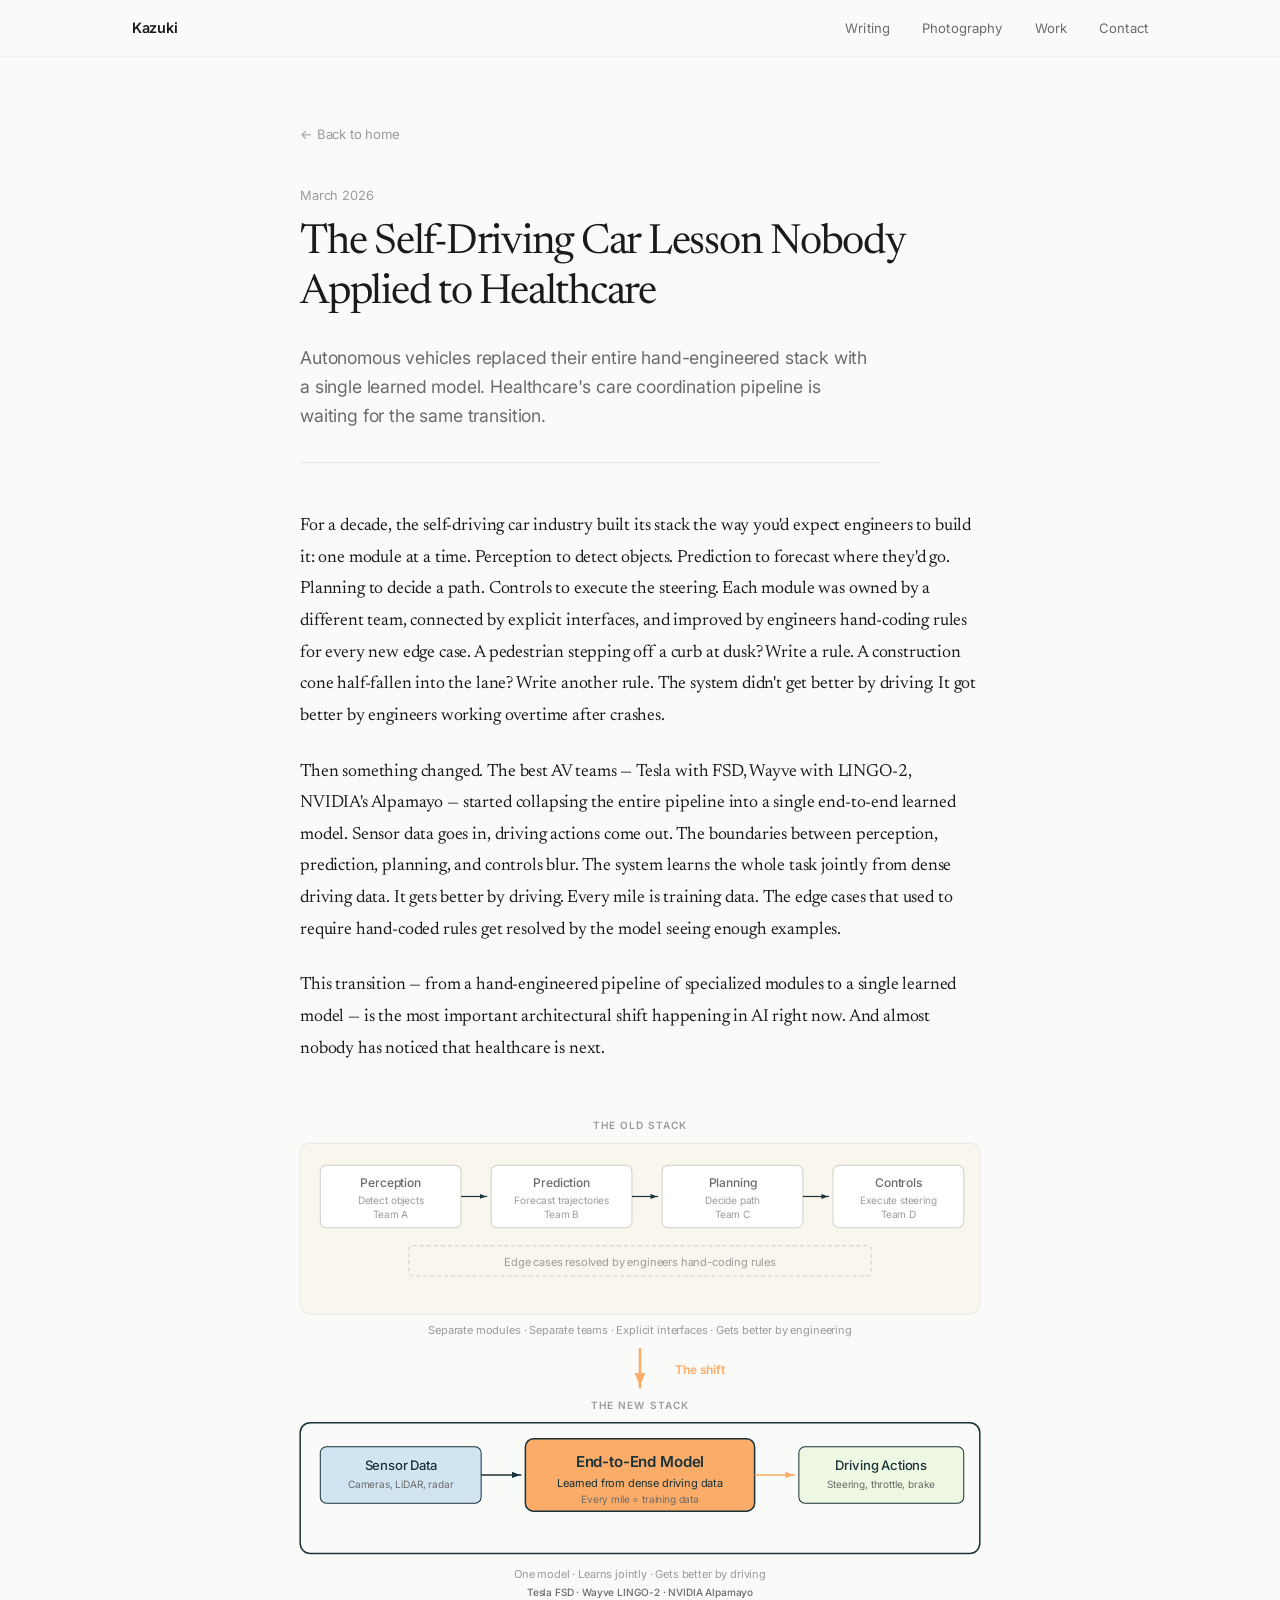
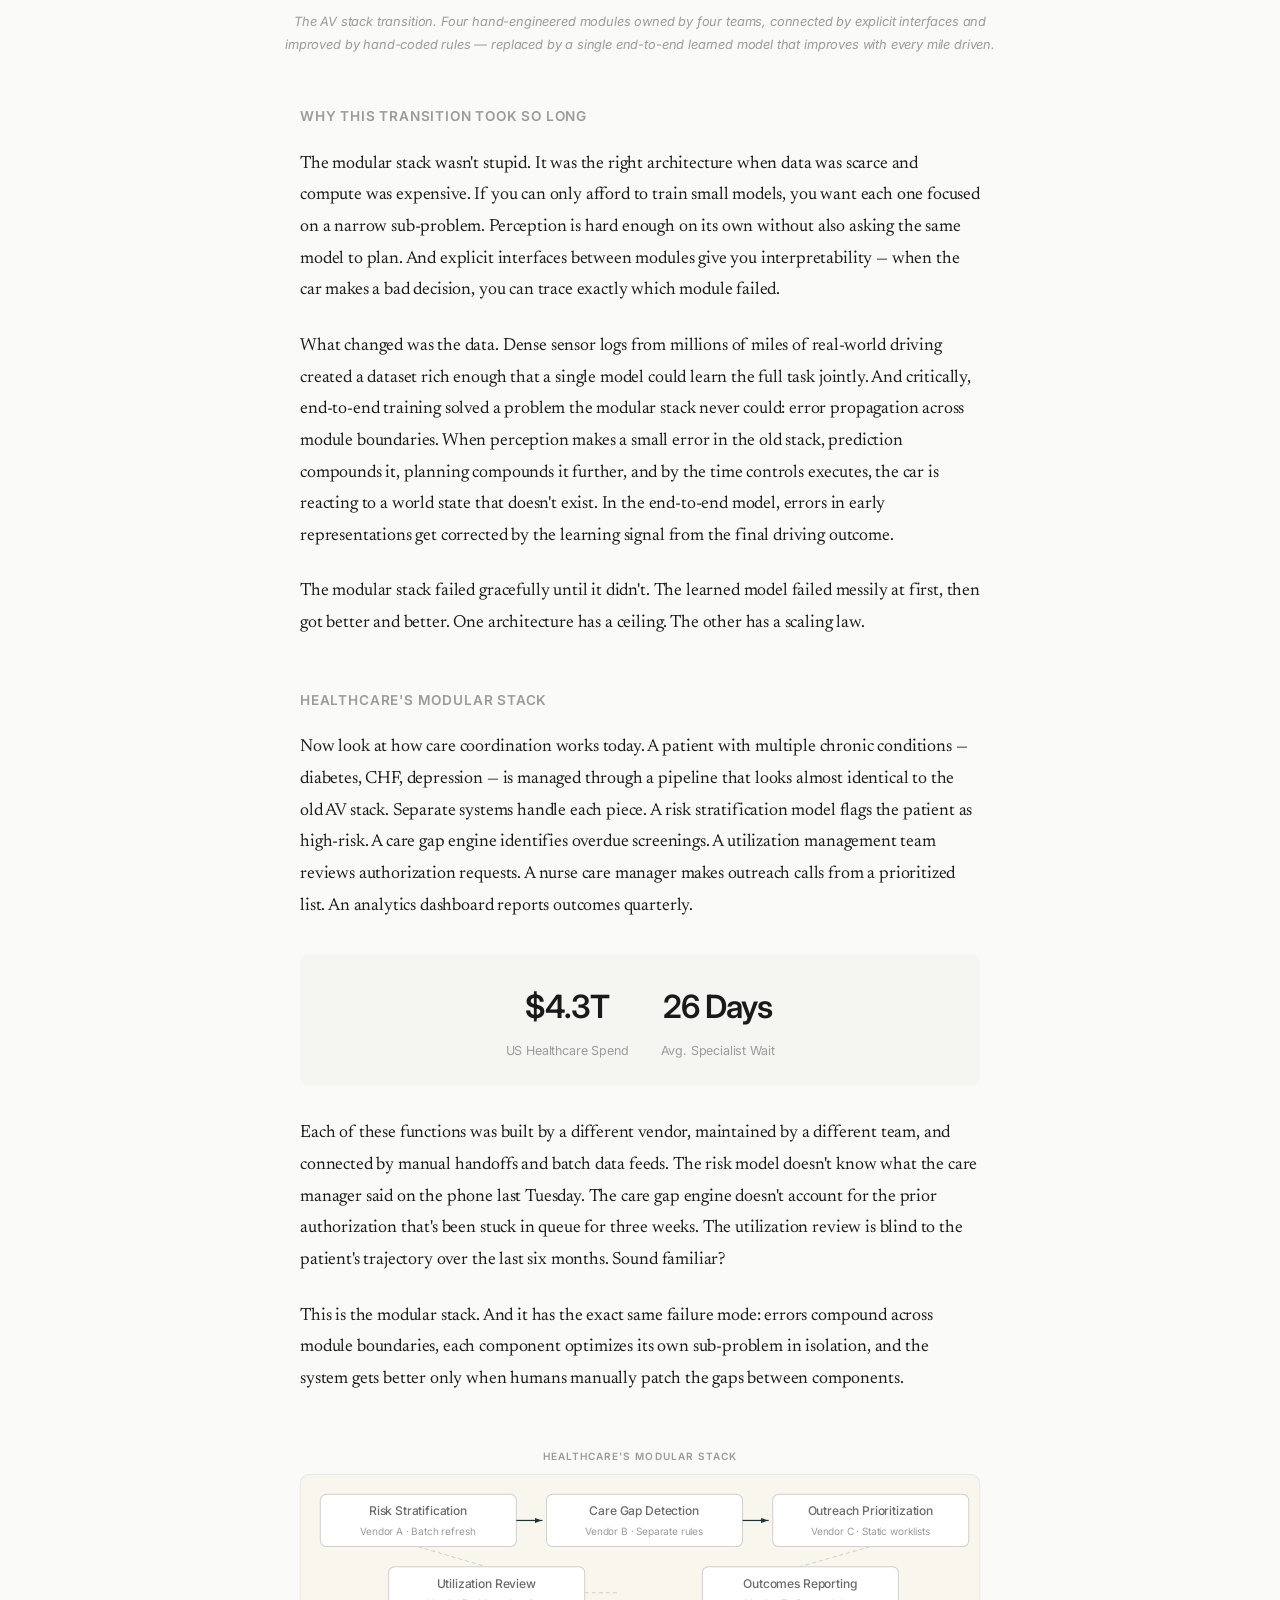
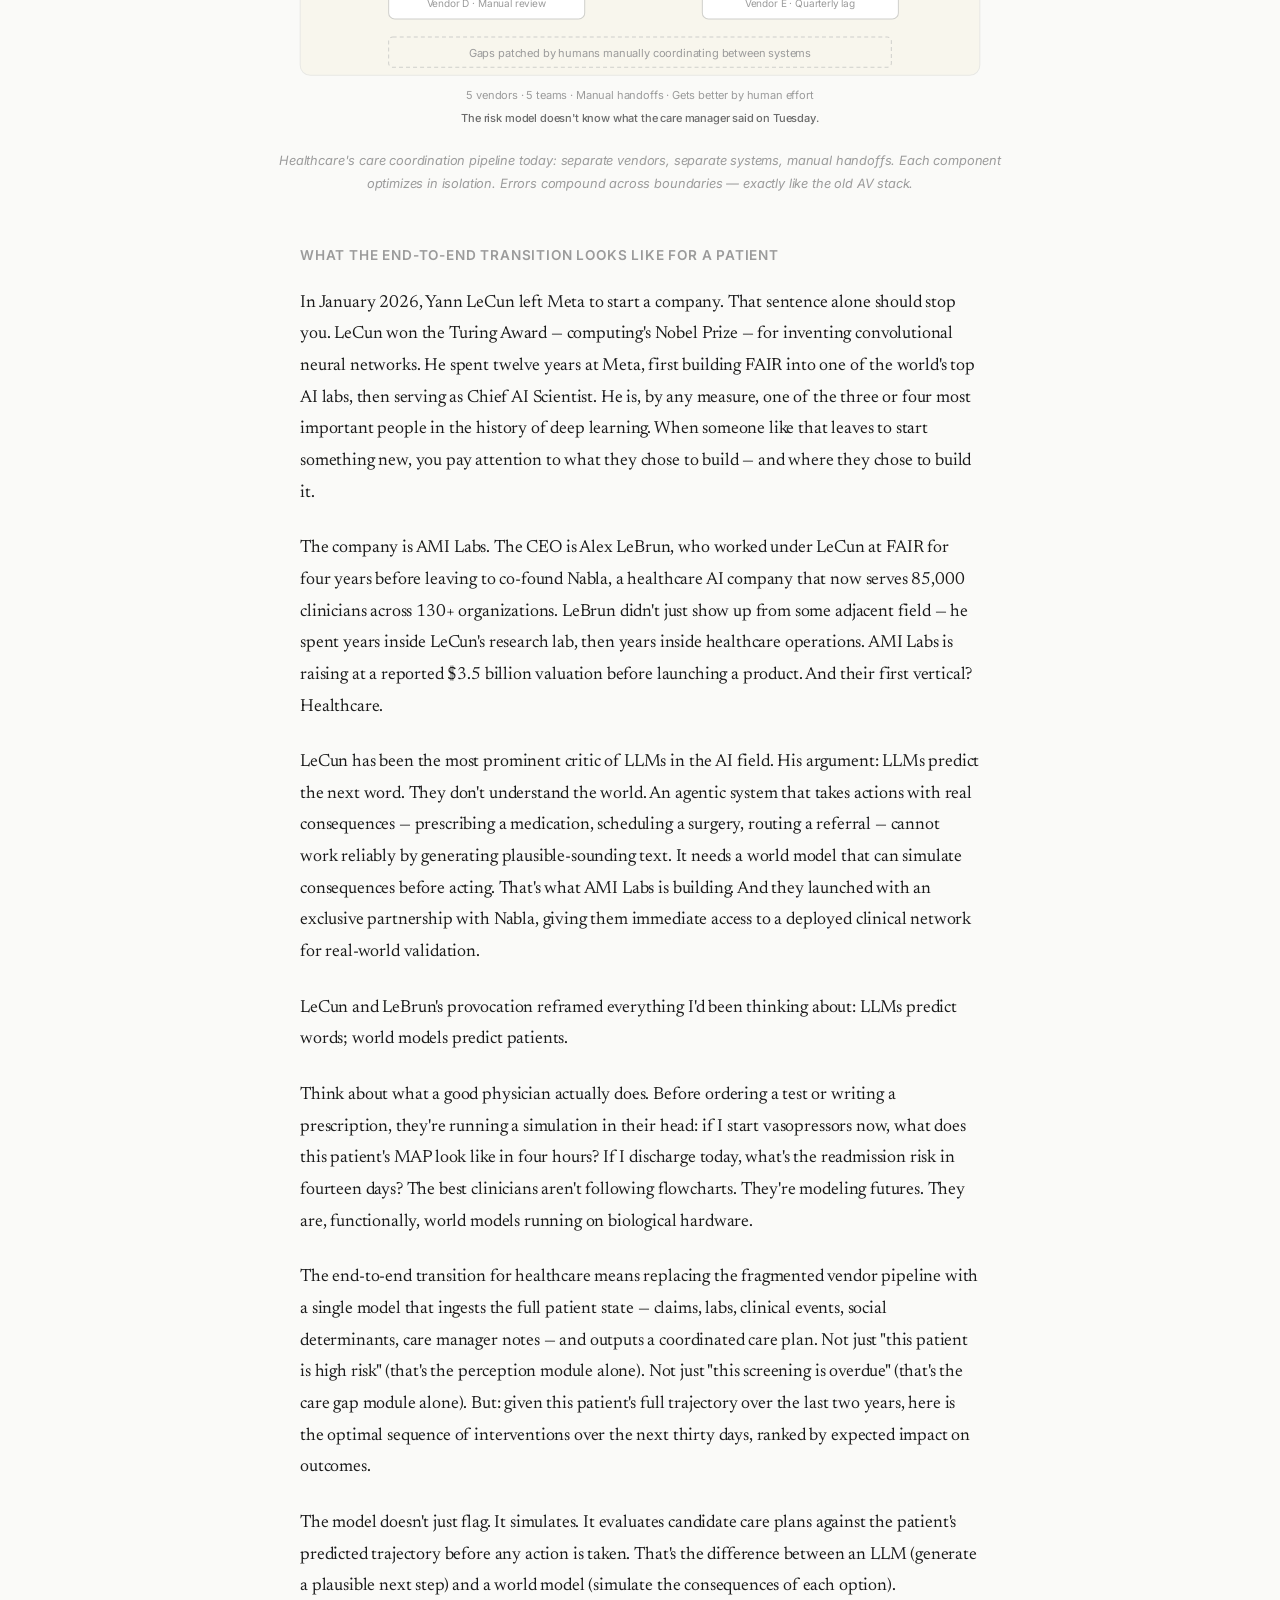
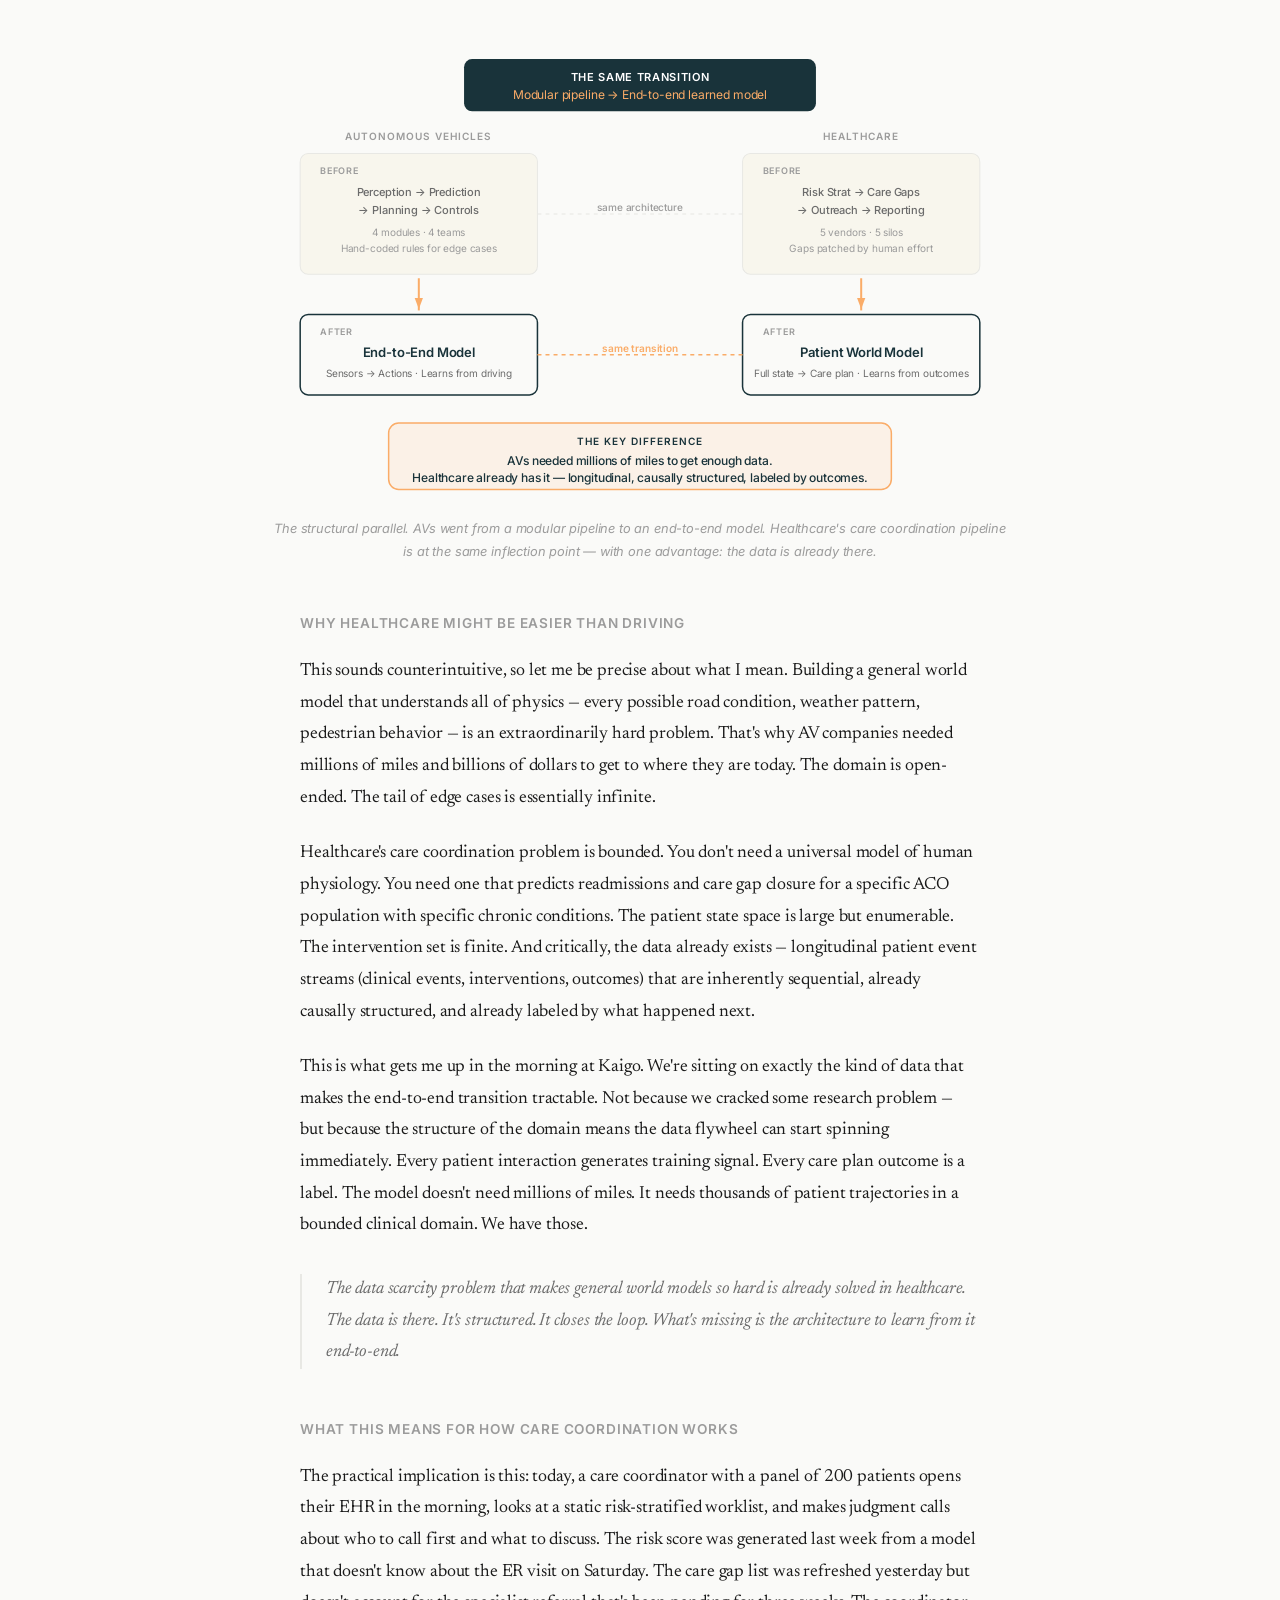
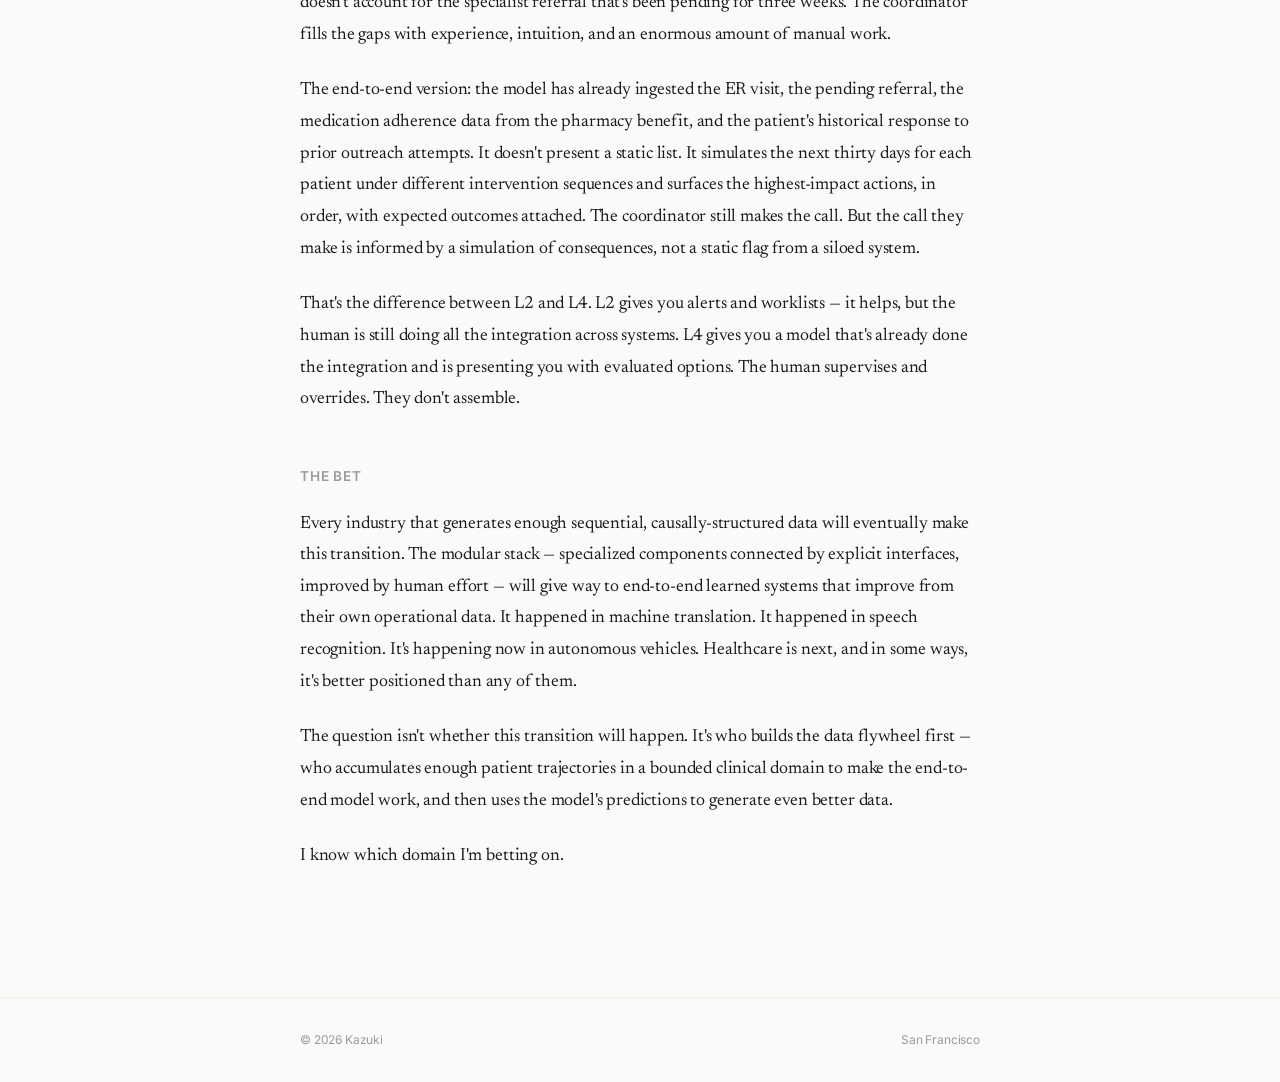
<file: writing/self-driving-car-lesson-healthcare.html>
<!DOCTYPE html>
<html lang="en">
<head>
  <meta charset="UTF-8">
  <meta name="viewport" content="width=device-width, initial-scale=1.0">
  <title>The Self-Driving Car Lesson Nobody Applied to Healthcare — Kazuki</title>
  <meta name="description" content="Autonomous vehicles replaced their entire hand-engineered stack with a single learned model. Healthcare's care coordination pipeline is waiting for the same transition.">
  <link rel="preconnect" href="https://fonts.googleapis.com">
  <link rel="preconnect" href="https://fonts.gstatic.com" crossorigin>
  <link href="https://fonts.googleapis.com/css2?family=Inter:wght@300;400;500;600&family=Newsreader:ital,wght@0,300;0,400;0,500;0,600;1,300;1,400&display=swap" rel="stylesheet">
  <link rel="stylesheet" href="../style.css">
  <style>
    .post-figure { margin: 2.5rem 0; }
    .post-figure svg { width: 100%; height: auto; display: block; }
    .post-figure figcaption {
      font-family: var(--font-sans);
      font-size: 0.8rem;
      color: var(--color-text-tertiary);
      margin-top: 0.75rem;
      text-align: center;
      font-style: italic;
    }
    .post-figure.wide {
      margin-left: -2rem;
      margin-right: -2rem;
    }
    .metric-callout {
      display: flex;
      gap: 2rem;
      padding: 1.5rem 2rem;
      background: var(--color-hover);
      border-radius: 8px;
      margin: 2rem 0;
      justify-content: center;
    }
    .metric-callout .metric { text-align: center; }
    .metric-callout .metric-value {
      font-family: var(--font-sans);
      font-size: 2rem;
      font-weight: 600;
      color: var(--color-text);
      letter-spacing: -0.03em;
    }
    .metric-callout .metric-label {
      font-family: var(--font-sans);
      font-size: 0.78rem;
      color: var(--color-text-tertiary);
      margin-top: 0.25rem;
    }
    @media (max-width: 768px) {
      .post-figure.wide { margin-left: -1.25rem; margin-right: -1.25rem; }
      .metric-callout { flex-direction: column; gap: 1rem; }
    }
  </style>
</head>
<body>
  <nav>
    <div class="nav-inner">
      <a href="../" class="nav-logo">Kazuki</a>
      <button class="mobile-menu-btn" onclick="document.querySelector('.nav-links').classList.toggle('open')" aria-label="Menu">
        <svg viewBox="0 0 24 24" fill="none" stroke="currentColor" stroke-width="1.5"><line x1="4" y1="7" x2="20" y2="7"/><line x1="4" y1="12" x2="20" y2="12"/><line x1="4" y1="17" x2="20" y2="17"/></svg>
      </button>
      <ul class="nav-links">
        <li><a href="../#writing">Writing</a></li>
        <li><a href="../#photography">Photography</a></li>
        <li><a href="../#work">Work</a></li>
        <li><a href="../#contact">Contact</a></li>
      </ul>
    </div>
  </nav>

  <section class="post-page">
    <div class="container">
      <a href="../" class="post-page-back">Back to home</a>
      <div class="post-page-date">March 2026</div>
      <h1>The Self-Driving Car Lesson Nobody Applied to Healthcare</h1>
      <p class="post-page-subtitle">Autonomous vehicles replaced their entire hand-engineered stack with a single learned model. Healthcare's care coordination pipeline is waiting for the same transition.</p>
      <div class="post-page-body">
        <p>For a decade, the self-driving car industry built its stack the way you'd expect engineers to build it: one module at a time. Perception to detect objects. Prediction to forecast where they'd go. Planning to decide a path. Controls to execute the steering. Each module was owned by a different team, connected by explicit interfaces, and improved by engineers hand-coding rules for every new edge case. A pedestrian stepping off a curb at dusk? Write a rule. A construction cone half-fallen into the lane? Write another rule. The system didn't get better by driving. It got better by engineers working overtime after crashes.</p>
        <p>Then something changed. The best AV teams — Tesla with FSD, Wayve with LINGO-2, NVIDIA's Alpamayo — started collapsing the entire pipeline into a single end-to-end learned model. Sensor data goes in, driving actions come out. The boundaries between perception, prediction, planning, and controls blur. The system learns the whole task jointly from dense driving data. It gets better by driving. Every mile is training data. The edge cases that used to require hand-coded rules get resolved by the model seeing enough examples.</p>
        <p>This transition — from a hand-engineered pipeline of specialized modules to a single learned model — is the most important architectural shift happening in AI right now. And almost nobody has noticed that healthcare is next.</p>

        <!-- DIAGRAM 1: The AV Stack Transition -->
        <figure class="post-figure wide">
          <svg viewBox="0 0 740 490" xmlns="http://www.w3.org/2000/svg">
            <style>
              text { font-family: Inter, -apple-system, BlinkMacSystemFont, sans-serif; }
            </style>
            <defs>
              <marker id="arr" viewBox="0 0 10 7" refX="9" refY="3.5" markerWidth="7" markerHeight="5" orient="auto">
                <polygon points="0 0.5, 8 3.5, 0 6.5" fill="#19333A"/>
              </marker>
              <marker id="arr-o" viewBox="0 0 10 7" refX="9" refY="3.5" markerWidth="7" markerHeight="5" orient="auto">
                <polygon points="0 0.5, 8 3.5, 0 6.5" fill="#FAAC68"/>
              </marker>
            </defs>

            <!-- BEFORE: Modular AV Stack -->
            <text x="370" y="24" text-anchor="middle" font-size="10" font-weight="600" fill="#9B9B9B" letter-spacing="0.1em">THE OLD STACK</text>

            <rect x="32" y="38" width="676" height="170" rx="10" fill="#F8F6ED" stroke="#E8E8E4" stroke-width="1"/>

            <rect x="52" y="60" width="140" height="62" rx="6" fill="white" stroke="#D0D0CC" stroke-width="1"/>
            <text x="122" y="82" text-anchor="middle" font-size="12" font-weight="500" fill="#6B6B6B">Perception</text>
            <text x="122" y="98" text-anchor="middle" font-size="10" font-weight="400" fill="#9B9B9B">Detect objects</text>
            <text x="122" y="112" text-anchor="middle" font-size="10" font-weight="400" fill="#9B9B9B">Team A</text>

            <line x1="192" y1="91" x2="218" y2="91" stroke="#19333A" stroke-width="1.2" marker-end="url(#arr)"/>

            <rect x="222" y="60" width="140" height="62" rx="6" fill="white" stroke="#D0D0CC" stroke-width="1"/>
            <text x="292" y="82" text-anchor="middle" font-size="12" font-weight="500" fill="#6B6B6B">Prediction</text>
            <text x="292" y="98" text-anchor="middle" font-size="10" font-weight="400" fill="#9B9B9B">Forecast trajectories</text>
            <text x="292" y="112" text-anchor="middle" font-size="10" font-weight="400" fill="#9B9B9B">Team B</text>

            <line x1="362" y1="91" x2="388" y2="91" stroke="#19333A" stroke-width="1.2" marker-end="url(#arr)"/>

            <rect x="392" y="60" width="140" height="62" rx="6" fill="white" stroke="#D0D0CC" stroke-width="1"/>
            <text x="462" y="82" text-anchor="middle" font-size="12" font-weight="500" fill="#6B6B6B">Planning</text>
            <text x="462" y="98" text-anchor="middle" font-size="10" font-weight="400" fill="#9B9B9B">Decide path</text>
            <text x="462" y="112" text-anchor="middle" font-size="10" font-weight="400" fill="#9B9B9B">Team C</text>

            <line x1="532" y1="91" x2="558" y2="91" stroke="#19333A" stroke-width="1.2" marker-end="url(#arr)"/>

            <rect x="562" y="60" width="130" height="62" rx="6" fill="white" stroke="#D0D0CC" stroke-width="1"/>
            <text x="627" y="82" text-anchor="middle" font-size="12" font-weight="500" fill="#6B6B6B">Controls</text>
            <text x="627" y="98" text-anchor="middle" font-size="10" font-weight="400" fill="#9B9B9B">Execute steering</text>
            <text x="627" y="112" text-anchor="middle" font-size="10" font-weight="400" fill="#9B9B9B">Team D</text>

            <!-- Hand-coded rules callout -->
            <rect x="140" y="140" width="460" height="30" rx="4" fill="none" stroke="#D0D0CC" stroke-width="1" stroke-dasharray="4,3"/>
            <text x="370" y="160" text-anchor="middle" font-size="11" font-weight="400" fill="#9B9B9B">Edge cases resolved by engineers hand-coding rules</text>

            <text x="370" y="228" text-anchor="middle" font-size="11" font-weight="400" fill="#9B9B9B">Separate modules · Separate teams · Explicit interfaces · Gets better by engineering</text>

            <!-- Transition arrow -->
            <line x1="370" y1="242" x2="370" y2="282" stroke="#FAAC68" stroke-width="2.5" marker-end="url(#arr-o)"/>
            <text x="405" y="268" font-size="12" font-weight="600" fill="#FAAC68">The shift</text>

            <!-- AFTER: End-to-End Learned -->
            <text x="370" y="302" text-anchor="middle" font-size="10" font-weight="600" fill="#9B9B9B" letter-spacing="0.1em">THE NEW STACK</text>

            <rect x="32" y="316" width="676" height="130" rx="10" fill="#FAFAF8" stroke="#19333A" stroke-width="1.5"/>

            <rect x="52" y="340" width="160" height="56" rx="6" fill="#D1E4F2" stroke="#19333A" stroke-width="1"/>
            <text x="132" y="363" text-anchor="middle" font-size="13" font-weight="500" fill="#19333A">Sensor Data</text>
            <text x="132" y="381" text-anchor="middle" font-size="10" font-weight="400" fill="#6B6B6B">Cameras, LiDAR, radar</text>

            <line x1="212" y1="368" x2="252" y2="368" stroke="#19333A" stroke-width="1.5" marker-end="url(#arr)"/>

            <rect x="256" y="332" width="228" height="72" rx="8" fill="#FAAC68" stroke="#19333A" stroke-width="1.5"/>
            <text x="370" y="360" text-anchor="middle" font-size="15" font-weight="600" fill="#19333A">End-to-End Model</text>
            <text x="370" y="380" text-anchor="middle" font-size="11" font-weight="400" fill="#19333A">Learned from dense driving data</text>
            <text x="370" y="396" text-anchor="middle" font-size="10" font-weight="400" fill="#6B6B6B">Every mile = training data</text>

            <line x1="484" y1="368" x2="524" y2="368" stroke="#FAAC68" stroke-width="1.5" marker-end="url(#arr-o)"/>

            <rect x="528" y="340" width="164" height="56" rx="6" fill="#EEF7E2" stroke="#19333A" stroke-width="1"/>
            <text x="610" y="363" text-anchor="middle" font-size="13" font-weight="500" fill="#19333A">Driving Actions</text>
            <text x="610" y="381" text-anchor="middle" font-size="10" font-weight="400" fill="#6B6B6B">Steering, throttle, brake</text>

            <text x="370" y="470" text-anchor="middle" font-size="11" font-weight="400" fill="#9B9B9B">One model · Learns jointly · Gets better by driving</text>

            <!-- Companies -->
            <text x="370" y="488" text-anchor="middle" font-size="10" font-weight="500" fill="#6B6B6B">Tesla FSD · Wayve LINGO-2 · NVIDIA Alpamayo</text>
          </svg>
          <figcaption>The AV stack transition. Four hand-engineered modules owned by four teams, connected by explicit interfaces and improved by hand-coded rules — replaced by a single end-to-end learned model that improves with every mile driven.</figcaption>
        </figure>

        <h2>Why this transition took so long</h2>
        <p>The modular stack wasn't stupid. It was the right architecture when data was scarce and compute was expensive. If you can only afford to train small models, you want each one focused on a narrow sub-problem. Perception is hard enough on its own without also asking the same model to plan. And explicit interfaces between modules give you interpretability — when the car makes a bad decision, you can trace exactly which module failed.</p>
        <p>What changed was the data. Dense sensor logs from millions of miles of real-world driving created a dataset rich enough that a single model could learn the full task jointly. And critically, end-to-end training solved a problem the modular stack never could: error propagation across module boundaries. When perception makes a small error in the old stack, prediction compounds it, planning compounds it further, and by the time controls executes, the car is reacting to a world state that doesn't exist. In the end-to-end model, errors in early representations get corrected by the learning signal from the final driving outcome.</p>
        <p>The modular stack failed gracefully until it didn't. The learned model failed messily at first, then got better and better. One architecture has a ceiling. The other has a scaling law.</p>

        <h2>Healthcare's modular stack</h2>
        <p>Now look at how care coordination works today. A patient with multiple chronic conditions — diabetes, CHF, depression — is managed through a pipeline that looks almost identical to the old AV stack. Separate systems handle each piece. A risk stratification model flags the patient as high-risk. A care gap engine identifies overdue screenings. A utilization management team reviews authorization requests. A nurse care manager makes outreach calls from a prioritized list. An analytics dashboard reports outcomes quarterly.</p>

        <div class="metric-callout">
          <div class="metric">
            <div class="metric-value">$4.3T</div>
            <div class="metric-label">US Healthcare Spend</div>
          </div>
          <div class="metric">
            <div class="metric-value">26 Days</div>
            <div class="metric-label">Avg. Specialist Wait</div>
          </div>
        </div>

        <p>Each of these functions was built by a different vendor, maintained by a different team, and connected by manual handoffs and batch data feeds. The risk model doesn't know what the care manager said on the phone last Tuesday. The care gap engine doesn't account for the prior authorization that's been stuck in queue for three weeks. The utilization review is blind to the patient's trajectory over the last six months. Sound familiar?</p>
        <p>This is the modular stack. And it has the exact same failure mode: errors compound across module boundaries, each component optimizes its own sub-problem in isolation, and the system gets better only when humans manually patch the gaps between components.</p>

        <!-- DIAGRAM 2: Healthcare's Modular Stack (Before) -->
        <figure class="post-figure wide">
          <svg viewBox="0 0 740 300" xmlns="http://www.w3.org/2000/svg">
            <style>
              text { font-family: Inter, -apple-system, BlinkMacSystemFont, sans-serif; }
            </style>
            <defs>
              <marker id="arr2" viewBox="0 0 10 7" refX="9" refY="3.5" markerWidth="7" markerHeight="5" orient="auto">
                <polygon points="0 0.5, 8 3.5, 0 6.5" fill="#19333A"/>
              </marker>
            </defs>

            <text x="370" y="24" text-anchor="middle" font-size="10" font-weight="600" fill="#9B9B9B" letter-spacing="0.1em">HEALTHCARE'S MODULAR STACK</text>

            <rect x="32" y="38" width="676" height="200" rx="10" fill="#F8F6ED" stroke="#E8E8E4" stroke-width="1"/>

            <!-- Row 1 -->
            <rect x="52" y="58" width="195" height="52" rx="6" fill="white" stroke="#D0D0CC" stroke-width="1"/>
            <text x="149" y="79" text-anchor="middle" font-size="12" font-weight="500" fill="#6B6B6B">Risk Stratification</text>
            <text x="149" y="98" text-anchor="middle" font-size="10" font-weight="400" fill="#9B9B9B">Vendor A · Batch refresh</text>

            <line x1="247" y1="84" x2="273" y2="84" stroke="#19333A" stroke-width="1.2" marker-end="url(#arr2)"/>

            <rect x="277" y="58" width="195" height="52" rx="6" fill="white" stroke="#D0D0CC" stroke-width="1"/>
            <text x="374" y="79" text-anchor="middle" font-size="12" font-weight="500" fill="#6B6B6B">Care Gap Detection</text>
            <text x="374" y="98" text-anchor="middle" font-size="10" font-weight="400" fill="#9B9B9B">Vendor B · Separate rules</text>

            <line x1="472" y1="84" x2="498" y2="84" stroke="#19333A" stroke-width="1.2" marker-end="url(#arr2)"/>

            <rect x="502" y="58" width="195" height="52" rx="6" fill="white" stroke="#D0D0CC" stroke-width="1"/>
            <text x="599" y="79" text-anchor="middle" font-size="12" font-weight="500" fill="#6B6B6B">Outreach Prioritization</text>
            <text x="599" y="98" text-anchor="middle" font-size="10" font-weight="400" fill="#9B9B9B">Vendor C · Static worklists</text>

            <!-- Row 2 -->
            <rect x="120" y="130" width="195" height="52" rx="6" fill="white" stroke="#D0D0CC" stroke-width="1"/>
            <text x="217" y="151" text-anchor="middle" font-size="12" font-weight="500" fill="#6B6B6B">Utilization Review</text>
            <text x="217" y="170" text-anchor="middle" font-size="10" font-weight="400" fill="#9B9B9B">Vendor D · Manual review</text>

            <line x1="315" y1="156" x2="350" y2="156" stroke="#D0D0CC" stroke-width="1" stroke-dasharray="4,3"/>

            <rect x="432" y="130" width="195" height="52" rx="6" fill="white" stroke="#D0D0CC" stroke-width="1"/>
            <text x="529" y="151" text-anchor="middle" font-size="12" font-weight="500" fill="#6B6B6B">Outcomes Reporting</text>
            <text x="529" y="170" text-anchor="middle" font-size="10" font-weight="400" fill="#9B9B9B">Vendor E · Quarterly lag</text>

            <!-- Disconnection indicators -->
            <line x1="149" y1="110" x2="217" y2="130" stroke="#D0D0CC" stroke-width="1" stroke-dasharray="4,3"/>
            <line x1="599" y1="110" x2="529" y2="130" stroke="#D0D0CC" stroke-width="1" stroke-dasharray="4,3"/>

            <!-- Failure mode callout -->
            <rect x="120" y="200" width="500" height="30" rx="4" fill="none" stroke="#D0D0CC" stroke-width="1" stroke-dasharray="4,3"/>
            <text x="370" y="220" text-anchor="middle" font-size="11" font-weight="400" fill="#9B9B9B">Gaps patched by humans manually coordinating between systems</text>

            <text x="370" y="262" text-anchor="middle" font-size="11" font-weight="400" fill="#9B9B9B">5 vendors · 5 teams · Manual handoffs · Gets better by human effort</text>
            <text x="370" y="284" text-anchor="middle" font-size="11" font-weight="500" fill="#6B6B6B">The risk model doesn't know what the care manager said on Tuesday.</text>
          </svg>
          <figcaption>Healthcare's care coordination pipeline today: separate vendors, separate systems, manual handoffs. Each component optimizes in isolation. Errors compound across boundaries — exactly like the old AV stack.</figcaption>
        </figure>

        <h2>What the end-to-end transition looks like for a patient</h2>
        <p>In January 2026, Yann LeCun left Meta to start a company. That sentence alone should stop you. LeCun won the Turing Award — computing's Nobel Prize — for inventing convolutional neural networks. He spent twelve years at Meta, first building FAIR into one of the world's top AI labs, then serving as Chief AI Scientist. He is, by any measure, one of the three or four most important people in the history of deep learning. When someone like that leaves to start something new, you pay attention to what they chose to build — and where they chose to build it.</p>
        <p>The company is AMI Labs. The CEO is Alex LeBrun, who worked under LeCun at FAIR for four years before leaving to co-found Nabla, a healthcare AI company that now serves 85,000 clinicians across 130+ organizations. LeBrun didn't just show up from some adjacent field — he spent years inside LeCun's research lab, then years inside healthcare operations. AMI Labs is raising at a reported $3.5 billion valuation before launching a product. And their first vertical? Healthcare.</p>
        <p>LeCun has been the most prominent critic of LLMs in the AI field. His argument: LLMs predict the next word. They don't understand the world. An agentic system that takes actions with real consequences — prescribing a medication, scheduling a surgery, routing a referral — cannot work reliably by generating plausible-sounding text. It needs a world model that can simulate consequences before acting. That's what AMI Labs is building. And they launched with an exclusive partnership with Nabla, giving them immediate access to a deployed clinical network for real-world validation.</p>
        <p>LeCun and LeBrun's provocation reframed everything I'd been thinking about: LLMs predict words; world models predict patients.</p>
        <p>Think about what a good physician actually does. Before ordering a test or writing a prescription, they're running a simulation in their head: if I start vasopressors now, what does this patient's MAP look like in four hours? If I discharge today, what's the readmission risk in fourteen days? The best clinicians aren't following flowcharts. They're modeling futures. They are, functionally, world models running on biological hardware.</p>
        <p>The end-to-end transition for healthcare means replacing the fragmented vendor pipeline with a single model that ingests the full patient state — claims, labs, clinical events, social determinants, care manager notes — and outputs a coordinated care plan. Not just "this patient is high risk" (that's the perception module alone). Not just "this screening is overdue" (that's the care gap module alone). But: given this patient's full trajectory over the last two years, here is the optimal sequence of interventions over the next thirty days, ranked by expected impact on outcomes.</p>
        <p>The model doesn't just flag. It simulates. It evaluates candidate care plans against the patient's predicted trajectory before any action is taken. That's the difference between an LLM (generate a plausible next step) and a world model (simulate the consequences of each option).</p>

        <!-- DIAGRAM 3: The Structural Parallel -->
        <figure class="post-figure wide">
          <svg viewBox="0 0 740 460" xmlns="http://www.w3.org/2000/svg">
            <style>
              text { font-family: Inter, -apple-system, BlinkMacSystemFont, sans-serif; }
            </style>
            <defs>
              <marker id="arr3" viewBox="0 0 10 7" refX="9" refY="3.5" markerWidth="7" markerHeight="5" orient="auto">
                <polygon points="0 0.5, 8 3.5, 0 6.5" fill="#19333A"/>
              </marker>
              <marker id="arr3-o" viewBox="0 0 10 7" refX="9" refY="3.5" markerWidth="7" markerHeight="5" orient="auto">
                <polygon points="0 0.5, 8 3.5, 0 6.5" fill="#FAAC68"/>
              </marker>
            </defs>

            <!-- Header -->
            <rect x="195" y="16" width="350" height="52" rx="8" fill="#19333A"/>
            <text x="370" y="38" text-anchor="middle" font-size="11" font-weight="600" fill="white" letter-spacing="0.06em">THE SAME TRANSITION</text>
            <text x="370" y="56" text-anchor="middle" font-size="12" font-weight="400" fill="#FAAC68">Modular pipeline → End-to-end learned model</text>

            <!-- Left column: Autonomous Vehicles -->
            <text x="150" y="96" text-anchor="middle" font-size="10" font-weight="600" fill="#9B9B9B" letter-spacing="0.1em">AUTONOMOUS VEHICLES</text>

            <!-- Before -->
            <rect x="32" y="110" width="236" height="120" rx="8" fill="#F8F6ED" stroke="#E8E8E4" stroke-width="1"/>
            <text x="52" y="130" font-size="9" font-weight="600" fill="#9B9B9B" letter-spacing="0.08em">BEFORE</text>
            <text x="150" y="152" text-anchor="middle" font-size="11" font-weight="500" fill="#6B6B6B">Perception → Prediction</text>
            <text x="150" y="170" text-anchor="middle" font-size="11" font-weight="500" fill="#6B6B6B">→ Planning → Controls</text>
            <text x="150" y="192" text-anchor="middle" font-size="10" font-weight="400" fill="#9B9B9B">4 modules · 4 teams</text>
            <text x="150" y="208" text-anchor="middle" font-size="10" font-weight="400" fill="#9B9B9B">Hand-coded rules for edge cases</text>

            <!-- Arrow down -->
            <line x1="150" y1="234" x2="150" y2="266" stroke="#FAAC68" stroke-width="2" marker-end="url(#arr3-o)"/>

            <!-- After -->
            <rect x="32" y="270" width="236" height="80" rx="8" fill="#FAFAF8" stroke="#19333A" stroke-width="1.5"/>
            <text x="52" y="290" font-size="9" font-weight="600" fill="#9B9B9B" letter-spacing="0.08em">AFTER</text>
            <text x="150" y="312" text-anchor="middle" font-size="13" font-weight="600" fill="#19333A">End-to-End Model</text>
            <text x="150" y="332" text-anchor="middle" font-size="10" font-weight="400" fill="#6B6B6B">Sensors → Actions · Learns from driving</text>

            <!-- Right column: Healthcare -->
            <text x="590" y="96" text-anchor="middle" font-size="10" font-weight="600" fill="#9B9B9B" letter-spacing="0.1em">HEALTHCARE</text>

            <!-- Before -->
            <rect x="472" y="110" width="236" height="120" rx="8" fill="#F8F6ED" stroke="#E8E8E4" stroke-width="1"/>
            <text x="492" y="130" font-size="9" font-weight="600" fill="#9B9B9B" letter-spacing="0.08em">BEFORE</text>
            <text x="590" y="152" text-anchor="middle" font-size="11" font-weight="500" fill="#6B6B6B">Risk Strat → Care Gaps</text>
            <text x="590" y="170" text-anchor="middle" font-size="11" font-weight="500" fill="#6B6B6B">→ Outreach → Reporting</text>
            <text x="590" y="192" text-anchor="middle" font-size="10" font-weight="400" fill="#9B9B9B">5 vendors · 5 silos</text>
            <text x="590" y="208" text-anchor="middle" font-size="10" font-weight="400" fill="#9B9B9B">Gaps patched by human effort</text>

            <!-- Arrow down -->
            <line x1="590" y1="234" x2="590" y2="266" stroke="#FAAC68" stroke-width="2" marker-end="url(#arr3-o)"/>

            <!-- After -->
            <rect x="472" y="270" width="236" height="80" rx="8" fill="#FAFAF8" stroke="#19333A" stroke-width="1.5"/>
            <text x="492" y="290" font-size="9" font-weight="600" fill="#9B9B9B" letter-spacing="0.08em">AFTER</text>
            <text x="590" y="312" text-anchor="middle" font-size="13" font-weight="600" fill="#19333A">Patient World Model</text>
            <text x="590" y="332" text-anchor="middle" font-size="10" font-weight="400" fill="#6B6B6B">Full state → Care plan · Learns from outcomes</text>

            <!-- Center connecting elements -->
            <line x1="268" y1="170" x2="472" y2="170" stroke="#E8E8E4" stroke-width="1" stroke-dasharray="4,4"/>
            <text x="370" y="167" text-anchor="middle" font-size="10" font-weight="500" fill="#9B9B9B">same architecture</text>

            <line x1="268" y1="310" x2="472" y2="310" stroke="#FAAC68" stroke-width="1.5" stroke-dasharray="4,4"/>
            <text x="370" y="307" text-anchor="middle" font-size="10" font-weight="600" fill="#FAAC68">same transition</text>

            <!-- Bottom insight -->
            <rect x="120" y="378" width="500" height="66" rx="10" fill="#FAAC68" fill-opacity="0.12" stroke="#FAAC68" stroke-width="1.5"/>
            <text x="370" y="400" text-anchor="middle" font-size="10" font-weight="600" fill="#19333A" letter-spacing="0.1em">THE KEY DIFFERENCE</text>
            <text x="370" y="420" text-anchor="middle" font-size="12" font-weight="500" fill="#19333A">AVs needed millions of miles to get enough data.</text>
            <text x="370" y="437" text-anchor="middle" font-size="12" font-weight="500" fill="#19333A">Healthcare already has it — longitudinal, causally structured, labeled by outcomes.</text>
          </svg>
          <figcaption>The structural parallel. AVs went from a modular pipeline to an end-to-end model. Healthcare's care coordination pipeline is at the same inflection point — with one advantage: the data is already there.</figcaption>
        </figure>

        <h2>Why healthcare might be easier than driving</h2>
        <p>This sounds counterintuitive, so let me be precise about what I mean. Building a general world model that understands all of physics — every possible road condition, weather pattern, pedestrian behavior — is an extraordinarily hard problem. That's why AV companies needed millions of miles and billions of dollars to get to where they are today. The domain is open-ended. The tail of edge cases is essentially infinite.</p>
        <p>Healthcare's care coordination problem is bounded. You don't need a universal model of human physiology. You need one that predicts readmissions and care gap closure for a specific ACO population with specific chronic conditions. The patient state space is large but enumerable. The intervention set is finite. And critically, the data already exists — longitudinal patient event streams (clinical events, interventions, outcomes) that are inherently sequential, already causally structured, and already labeled by what happened next.</p>
        <p>This is what gets me up in the morning at Kaigo. We're sitting on exactly the kind of data that makes the end-to-end transition tractable. Not because we cracked some research problem — but because the structure of the domain means the data flywheel can start spinning immediately. Every patient interaction generates training signal. Every care plan outcome is a label. The model doesn't need millions of miles. It needs thousands of patient trajectories in a bounded clinical domain. We have those.</p>

        <blockquote>The data scarcity problem that makes general world models so hard is already solved in healthcare. The data is there. It's structured. It closes the loop. What's missing is the architecture to learn from it end-to-end.</blockquote>

        <h2>What this means for how care coordination works</h2>
        <p>The practical implication is this: today, a care coordinator with a panel of 200 patients opens their EHR in the morning, looks at a static risk-stratified worklist, and makes judgment calls about who to call first and what to discuss. The risk score was generated last week from a model that doesn't know about the ER visit on Saturday. The care gap list was refreshed yesterday but doesn't account for the specialist referral that's been pending for three weeks. The coordinator fills the gaps with experience, intuition, and an enormous amount of manual work.</p>
        <p>The end-to-end version: the model has already ingested the ER visit, the pending referral, the medication adherence data from the pharmacy benefit, and the patient's historical response to prior outreach attempts. It doesn't present a static list. It simulates the next thirty days for each patient under different intervention sequences and surfaces the highest-impact actions, in order, with expected outcomes attached. The coordinator still makes the call. But the call they make is informed by a simulation of consequences, not a static flag from a siloed system.</p>
        <p>That's the difference between L2 and L4. L2 gives you alerts and worklists — it helps, but the human is still doing all the integration across systems. L4 gives you a model that's already done the integration and is presenting you with evaluated options. The human supervises and overrides. They don't assemble.</p>

        <h2>The bet</h2>
        <p>Every industry that generates enough sequential, causally-structured data will eventually make this transition. The modular stack — specialized components connected by explicit interfaces, improved by human effort — will give way to end-to-end learned systems that improve from their own operational data. It happened in machine translation. It happened in speech recognition. It's happening now in autonomous vehicles. Healthcare is next, and in some ways, it's better positioned than any of them.</p>
        <p>The question isn't whether this transition will happen. It's who builds the data flywheel first — who accumulates enough patient trajectories in a bounded clinical domain to make the end-to-end model work, and then uses the model's predictions to generate even better data.</p>
        <p>I know which domain I'm betting on.</p>
      </div>
    </div>
  </section>

  <footer>
    <div class="container">
      <span>&copy; 2026 Kazuki</span>
      <span>San Francisco</span>
    </div>
  </footer>

  <script>
    const observer = new IntersectionObserver((entries) => {
      entries.forEach(entry => { if (entry.isIntersecting) { entry.target.classList.add('visible'); observer.unobserve(entry.target); } });
    }, { threshold: 0.1 });
    document.querySelectorAll('.fade-in').forEach(el => observer.observe(el));
  </script>
</body>
</html>
</file>
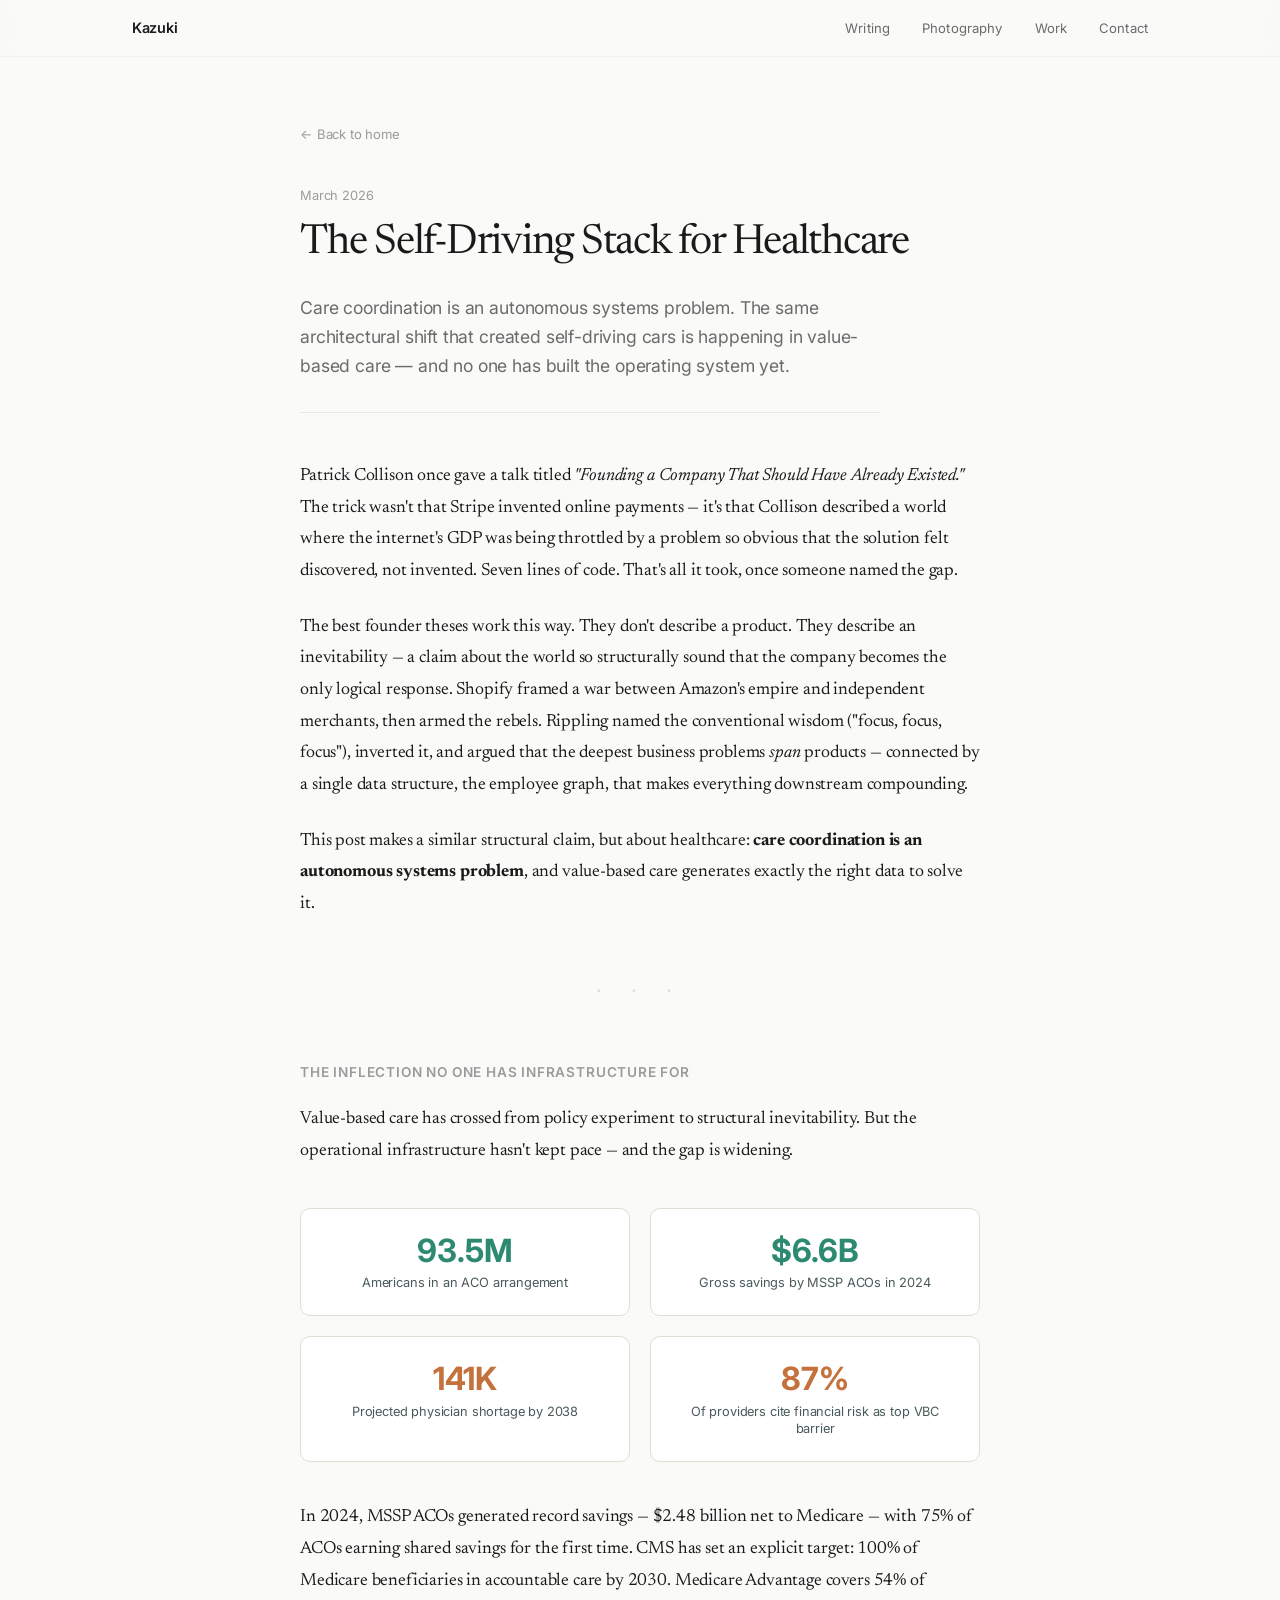
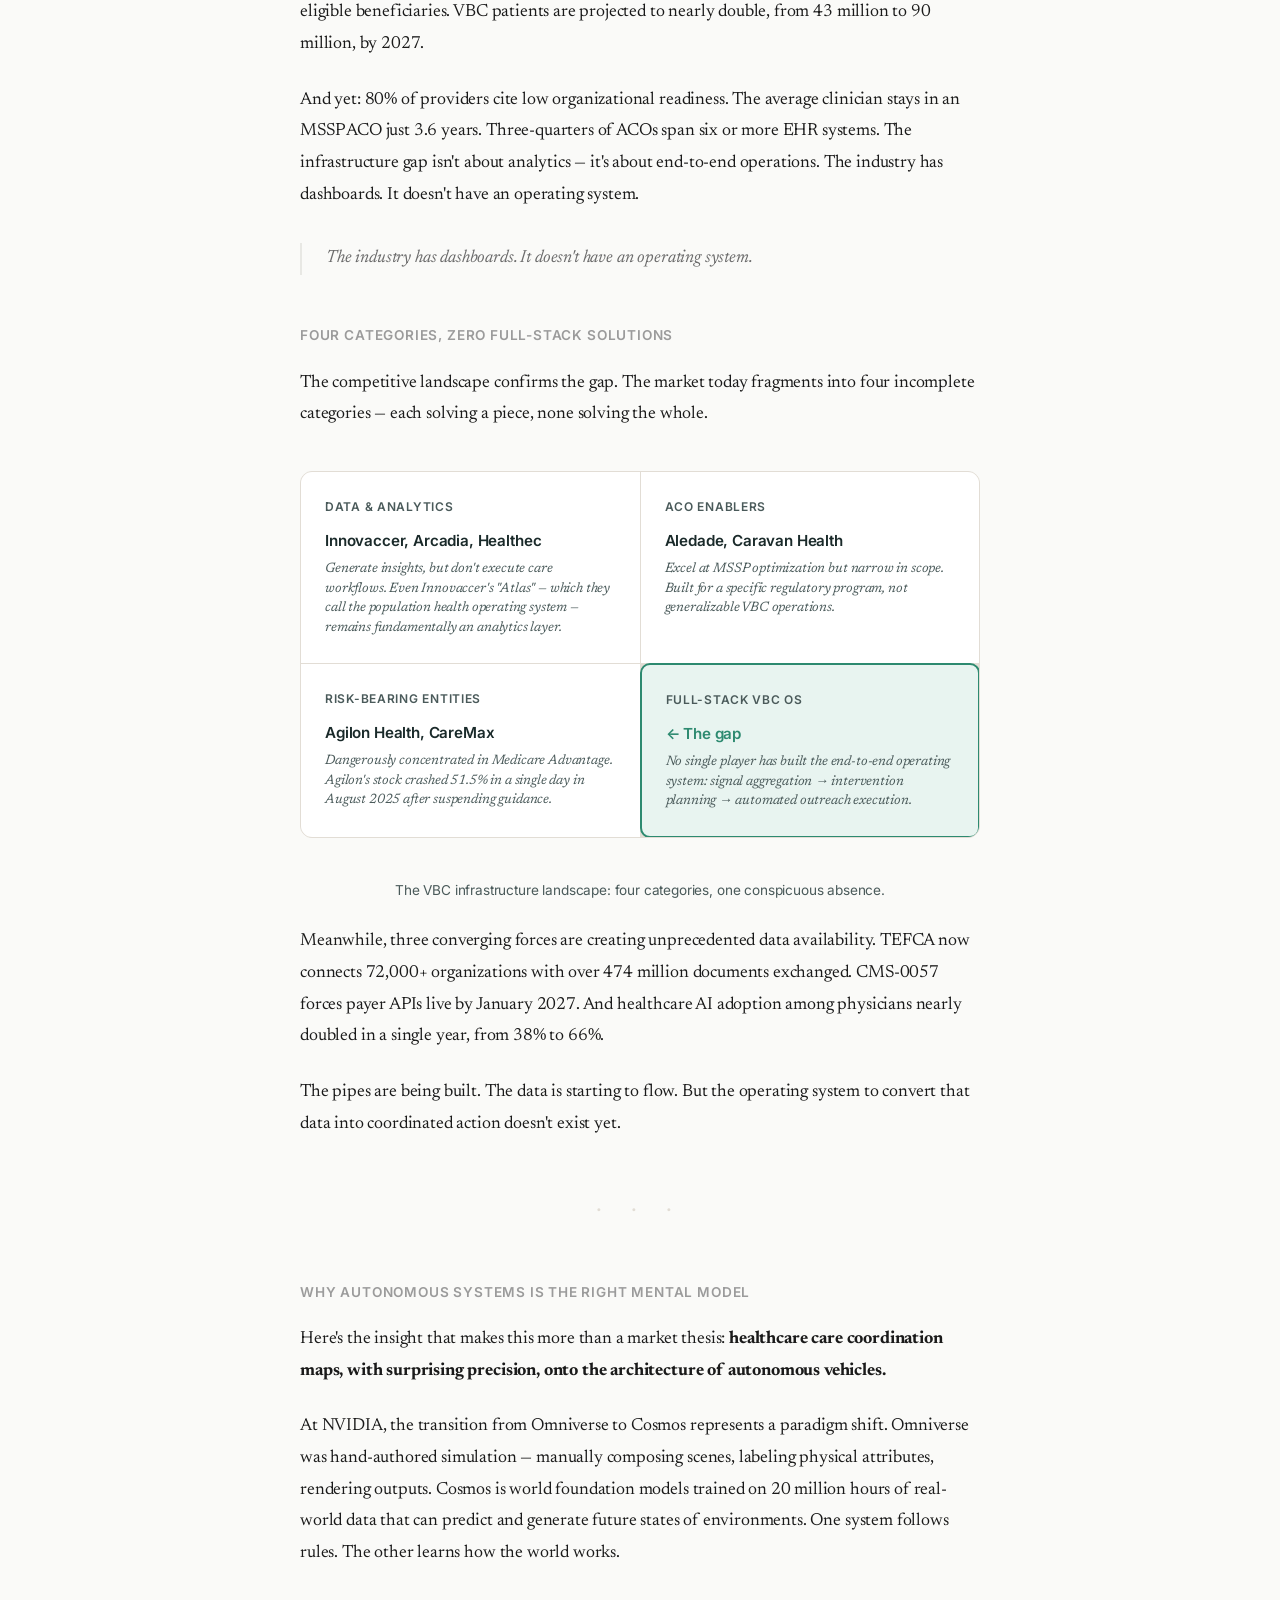
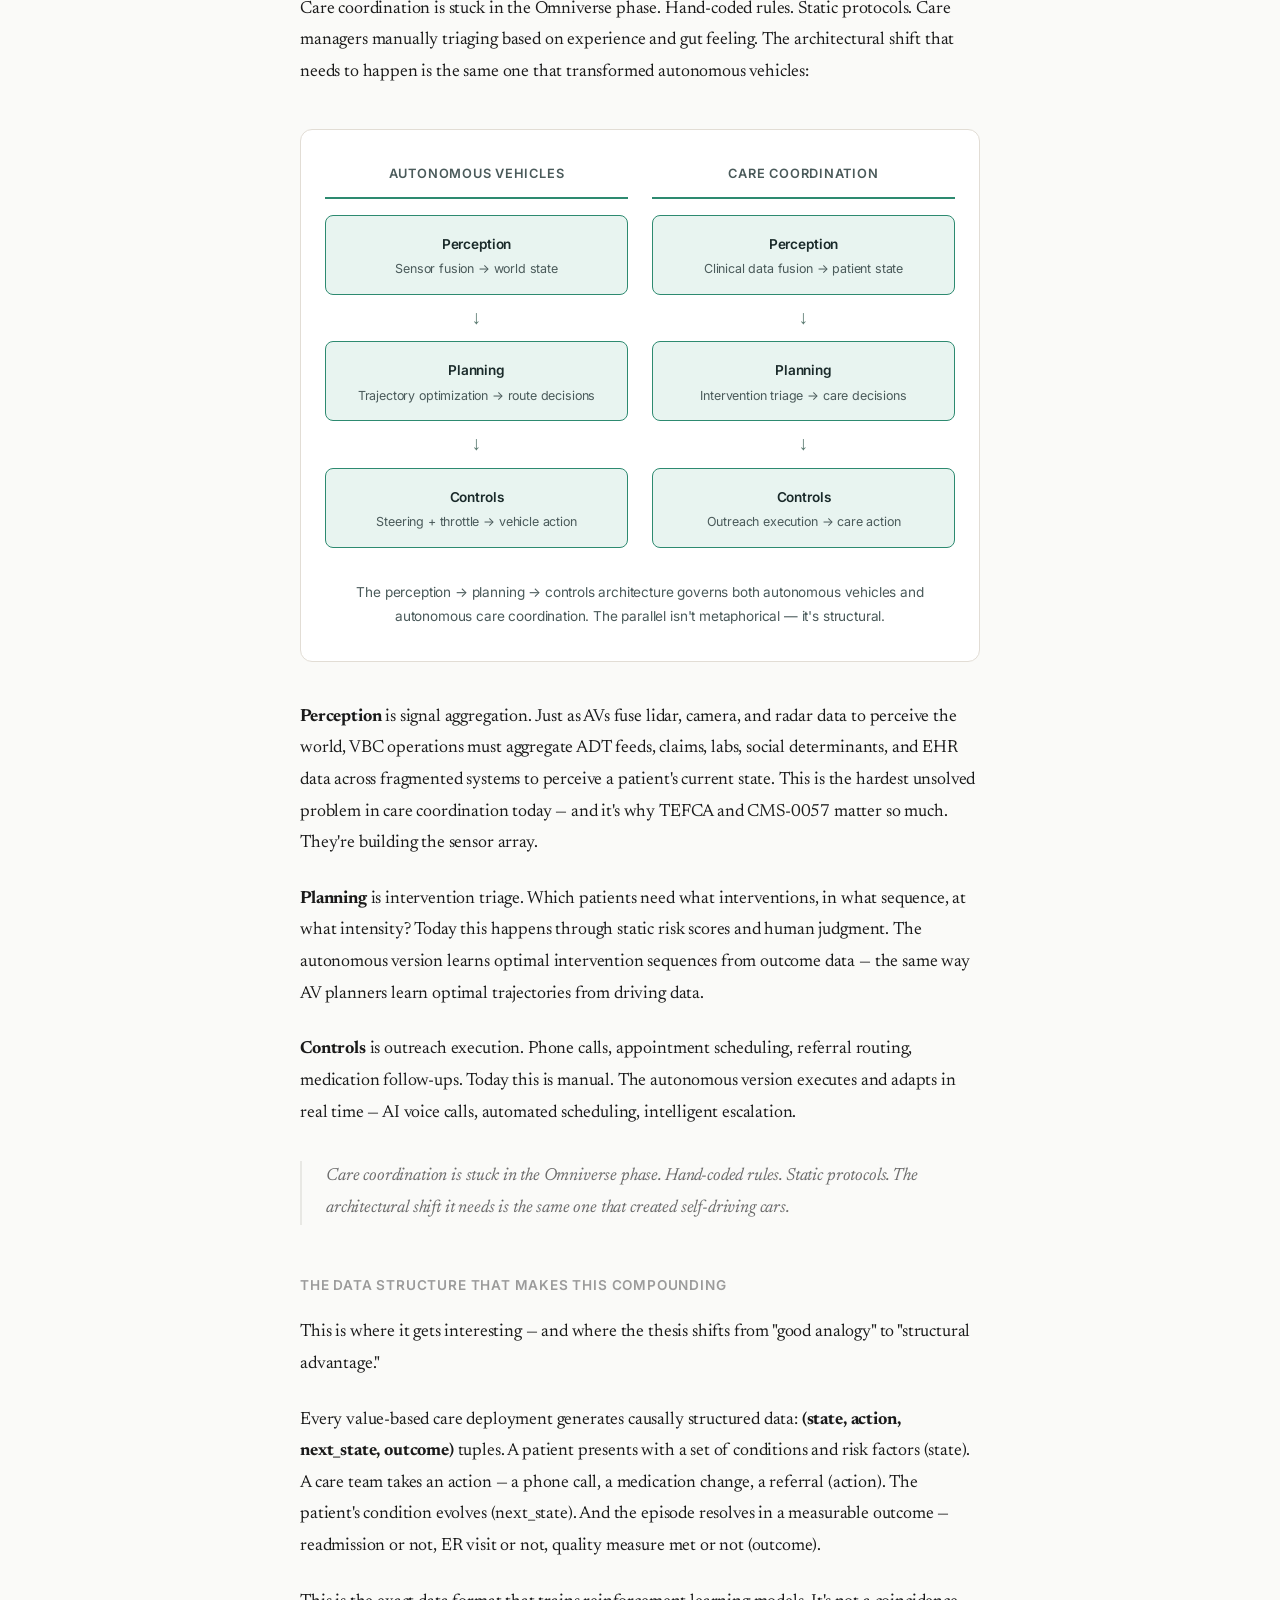
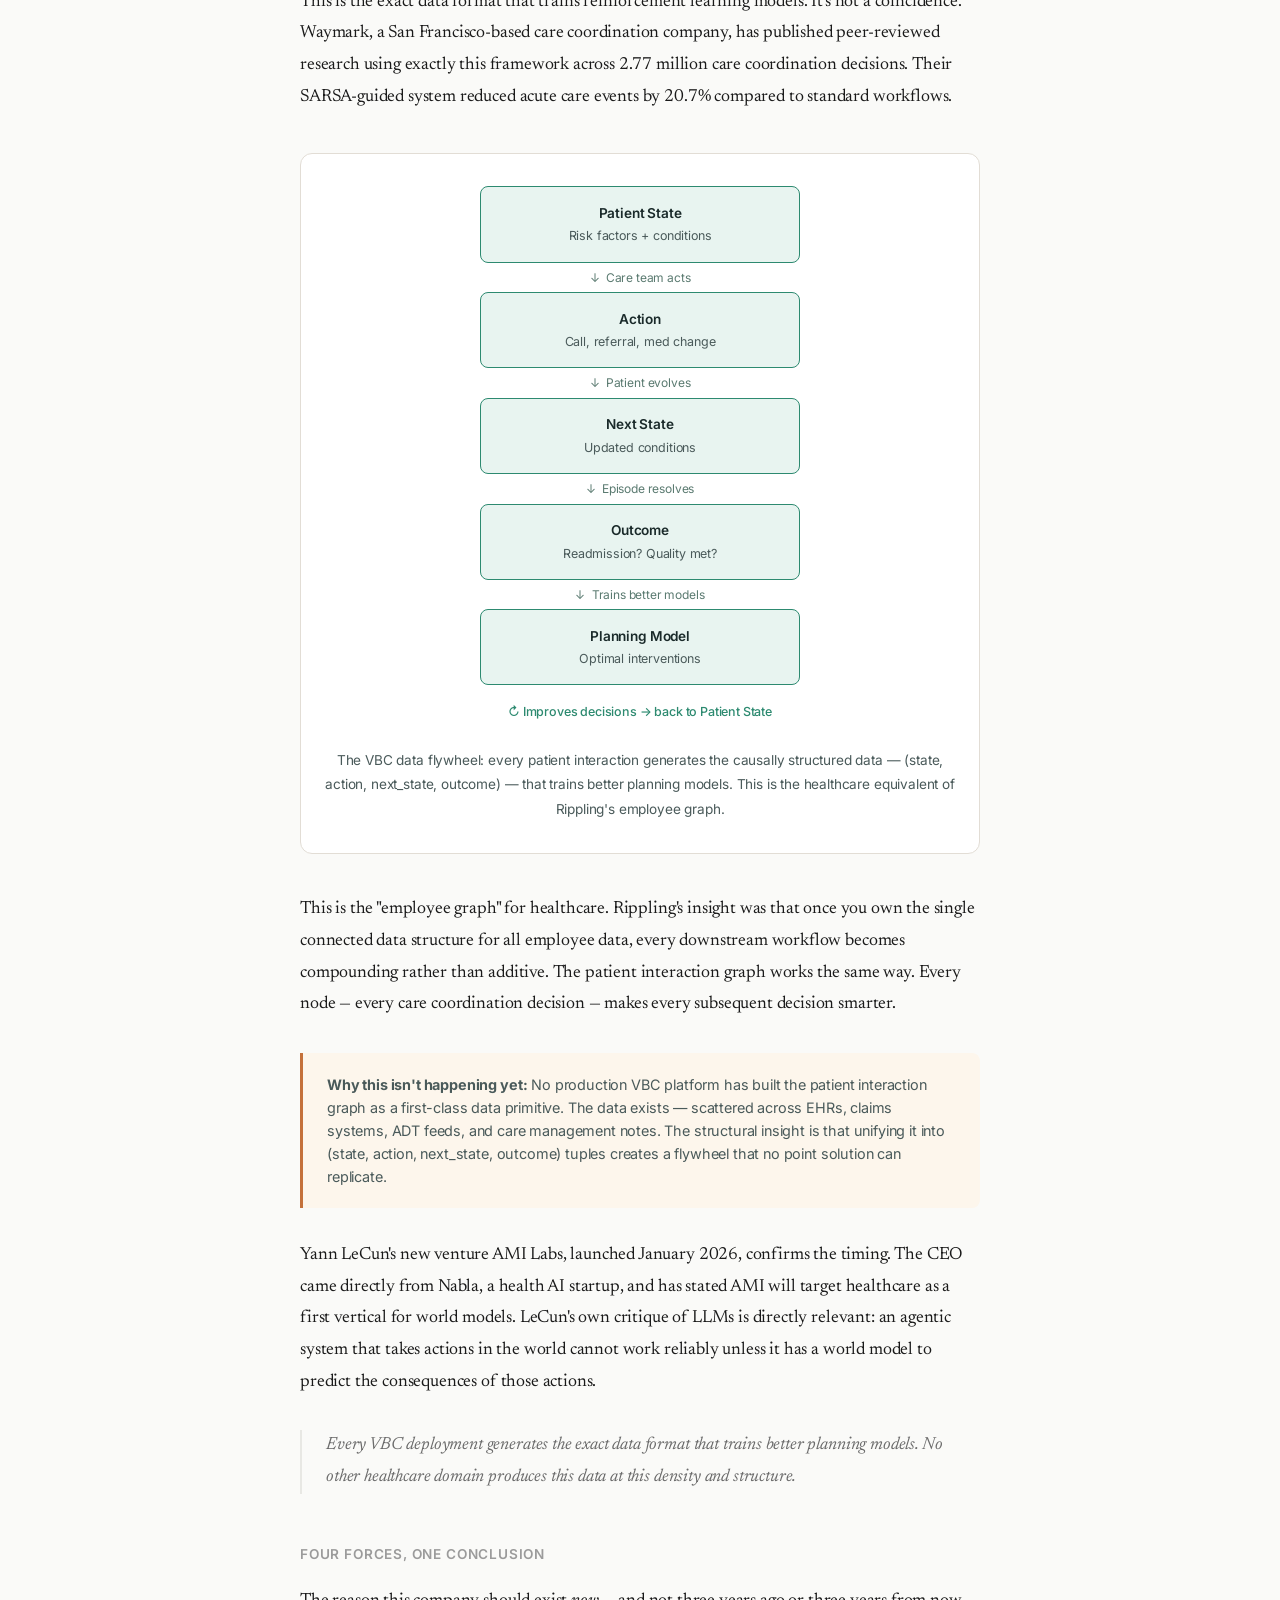
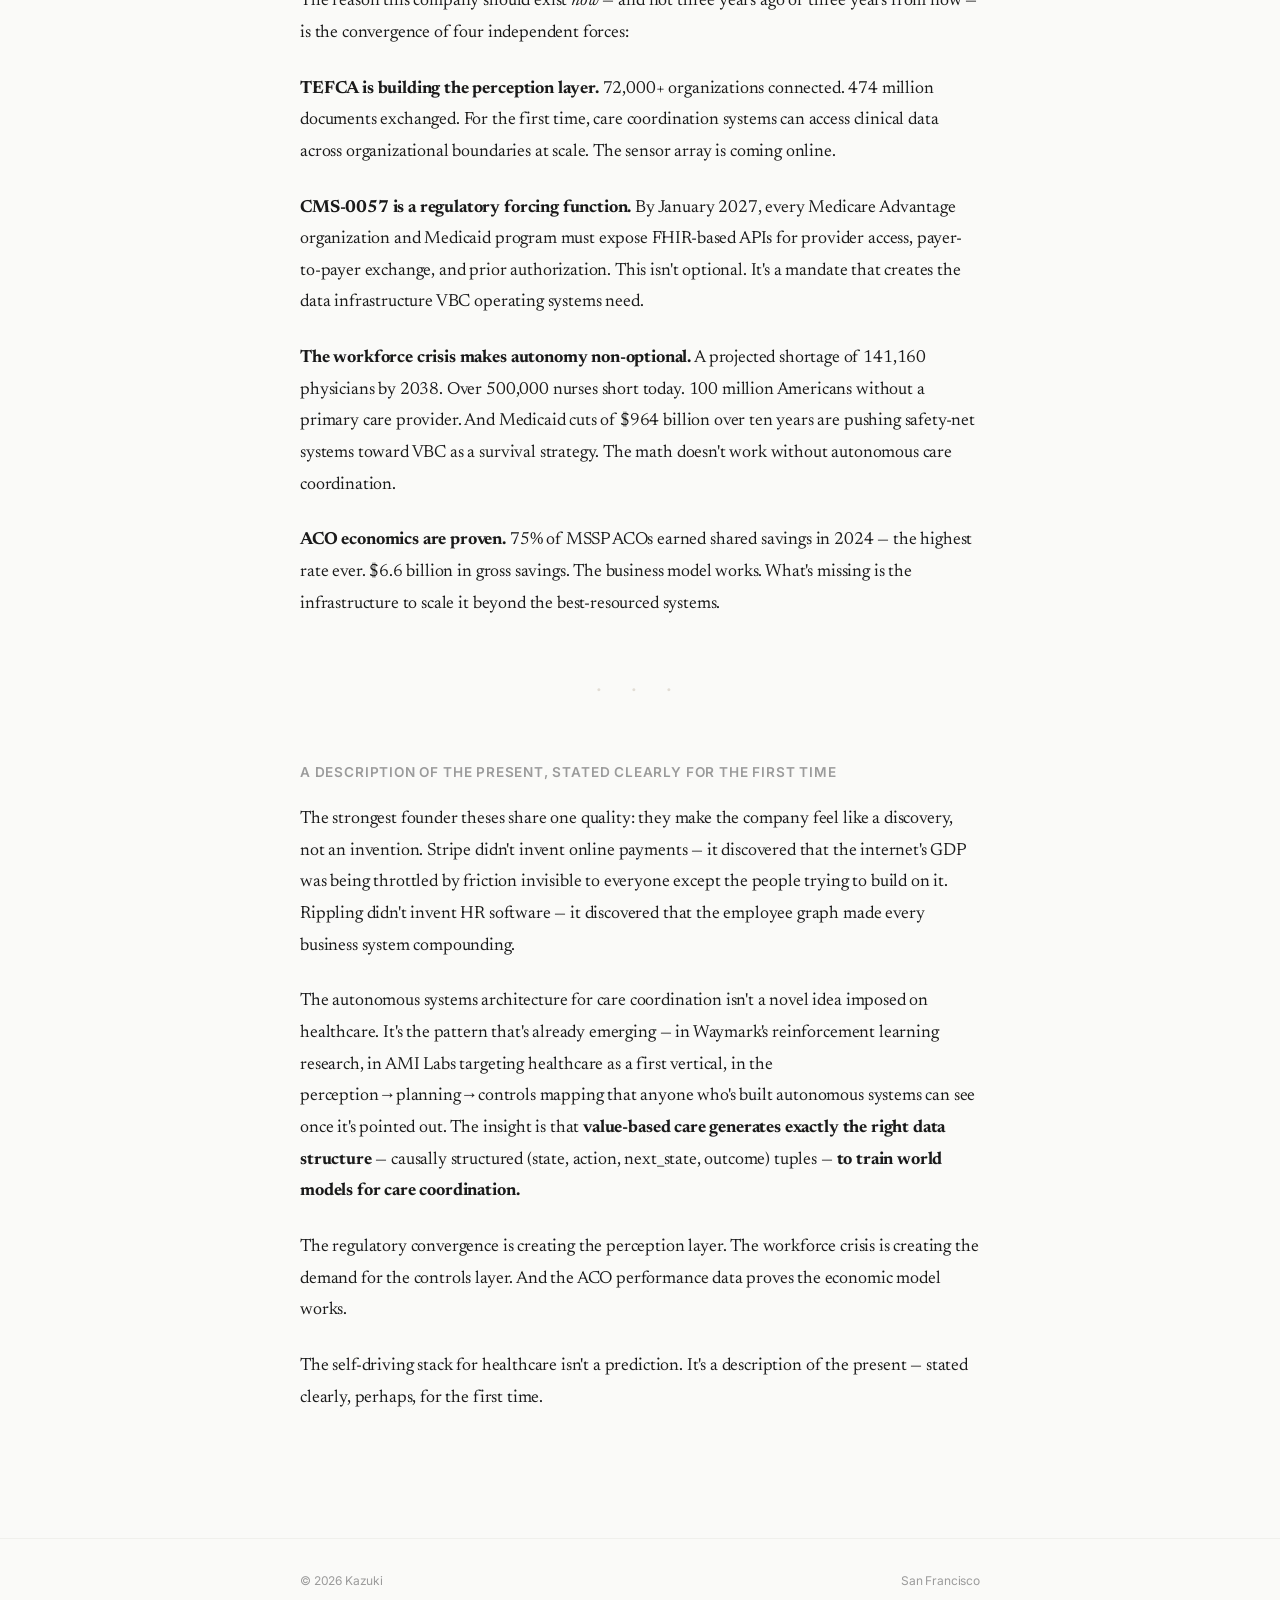
<file: writing/self-driving-stack-healthcare.html>
<!DOCTYPE html>
<html lang="en">
<head>
  <meta charset="UTF-8">
  <meta name="viewport" content="width=device-width, initial-scale=1.0">
  <title>The Self-Driving Stack for Healthcare — Kazuki</title>
  <meta name="description" content="Care coordination is an autonomous systems problem. The same shift that created self-driving cars is happening in value-based care — and no one has built the operating system yet.">
  <link rel="preconnect" href="https://fonts.googleapis.com">
  <link rel="preconnect" href="https://fonts.gstatic.com" crossorigin>
  <link href="https://fonts.googleapis.com/css2?family=Inter:wght@300;400;500;600&family=Newsreader:ital,wght@0,300;0,400;0,500;0,600;1,300;1,400&display=swap" rel="stylesheet">
  <link rel="stylesheet" href="../style.css">
  <style>
    /* Post-specific styles for diagrams, stats, and landscape grid */
    .stat-grid {
      display: grid;
      grid-template-columns: repeat(2, 1fr);
      gap: 1.25rem;
      margin: 2.5rem 0;
    }
    .stat-card {
      background: #ffffff;
      border: 1px solid #e2ddd5;
      border-radius: 10px;
      padding: 1.5rem;
      text-align: center;
    }
    .stat-card .stat-number {
      font-family: 'Inter', sans-serif;
      font-size: 2rem;
      font-weight: 700;
      color: #2d8a70;
      line-height: 1.1;
    }
    .stat-card.warm .stat-number {
      color: #c4713b;
    }
    .stat-card .stat-label {
      font-family: 'Inter', sans-serif;
      font-size: 0.8rem;
      color: #4a5a5a;
      margin-top: 0.4rem;
      line-height: 1.35;
    }

    .diagram-container {
      margin: 2.5rem 0;
      padding: 2rem 1.5rem;
      background: #ffffff;
      border: 1px solid #e2ddd5;
      border-radius: 12px;
    }
    .diagram-container figcaption {
      font-family: 'Inter', sans-serif;
      font-size: 0.85rem;
      color: #4a5a5a;
      margin-top: 1.5rem;
      text-align: center;
    }

    /* Parallel comparison diagram */
    .parallel-diagram {
      display: grid;
      grid-template-columns: 1fr 1fr;
      gap: 1.5rem;
    }
    .parallel-column {
      text-align: center;
    }
    .parallel-column-title {
      font-family: 'Inter', sans-serif;
      font-size: 0.8rem;
      font-weight: 600;
      text-transform: uppercase;
      letter-spacing: 0.06em;
      color: #4a5a5a;
      margin-bottom: 1rem;
      padding-bottom: 0.75rem;
      border-bottom: 2px solid #2d8a70;
    }
    .diagram-node {
      background: #e8f4f0;
      border: 1px solid #2d8a70;
      border-radius: 8px;
      padding: 1rem;
      margin-bottom: 0.5rem;
    }
    .diagram-node .node-title {
      font-family: 'Inter', sans-serif;
      font-size: 0.85rem;
      font-weight: 600;
      color: #1a2a2a;
      margin-bottom: 0.25rem;
    }
    .diagram-node .node-desc {
      font-family: 'Inter', sans-serif;
      font-size: 0.78rem;
      color: #4a5a5a;
      line-height: 1.4;
    }
    .diagram-arrow {
      color: #5a7a70;
      font-size: 1.2rem;
      margin: 0.25rem 0;
      text-align: center;
    }

    /* Flywheel diagram */
    .flywheel-diagram {
      display: flex;
      flex-direction: column;
      align-items: center;
      gap: 0.25rem;
    }
    .flywheel-node {
      background: #e8f4f0;
      border: 1px solid #2d8a70;
      border-radius: 8px;
      padding: 0.85rem 1.25rem;
      text-align: center;
      width: 100%;
      max-width: 320px;
    }
    .flywheel-node .node-title {
      font-family: 'Inter', sans-serif;
      font-size: 0.85rem;
      font-weight: 600;
      color: #1a2a2a;
    }
    .flywheel-node .node-desc {
      font-family: 'Inter', sans-serif;
      font-size: 0.78rem;
      color: #4a5a5a;
    }
    .flywheel-arrow {
      color: #5a7a70;
      font-size: 0.75rem;
      font-family: 'Inter', sans-serif;
      display: flex;
      align-items: center;
      gap: 0.4rem;
    }
    .flywheel-arrow span {
      white-space: nowrap;
    }
    .flywheel-loop {
      margin-top: 0.75rem;
      font-family: 'Inter', sans-serif;
      font-size: 0.78rem;
      color: #2d8a70;
      font-weight: 500;
      text-align: center;
    }

    .landscape-grid {
      display: grid;
      grid-template-columns: 1fr 1fr;
      gap: 1px;
      background: #e2ddd5;
      border: 1px solid #e2ddd5;
      border-radius: 12px;
      overflow: hidden;
      margin: 2.5rem 0;
    }
    .landscape-cell {
      background: #ffffff;
      padding: 1.5rem;
    }
    .landscape-cell .cell-label {
      font-family: 'Inter', sans-serif;
      font-size: 0.75rem;
      font-weight: 600;
      text-transform: uppercase;
      letter-spacing: 0.06em;
      color: #4a5a5a;
      margin-bottom: 0.6rem;
    }
    .landscape-cell .cell-players {
      font-family: 'Inter', sans-serif;
      font-size: 0.95rem;
      font-weight: 600;
      color: #1a2a2a;
      margin-bottom: 0.35rem;
    }
    .landscape-cell .cell-gap {
      font-size: 0.85rem;
      color: #4a5a5a;
      line-height: 1.45;
      font-style: italic;
    }
    .landscape-cell.highlight {
      background: #e8f4f0;
      border: 2px solid #2d8a70;
      border-radius: 10px;
      margin: -1px;
    }
    .landscape-cell.highlight .cell-players {
      color: #2d8a70;
    }
    .landscape-caption {
      font-family: 'Inter', sans-serif;
      font-size: 0.85rem;
      color: #4a5a5a;
      text-align: center;
      margin-top: 0.75rem;
    }

    .section-divider {
      text-align: center;
      margin: 3rem 0;
      color: #e2ddd5;
      font-size: 1.5rem;
      letter-spacing: 0.5em;
    }

    .aside-note {
      font-family: 'Inter', sans-serif;
      font-size: 0.9rem;
      line-height: 1.6;
      color: #4a5a5a;
      background: #fdf6ec;
      border-left: 3px solid #c4713b;
      padding: 1.25rem 1.5rem;
      margin: 2rem 0;
      border-radius: 0 8px 8px 0;
    }

    @media (max-width: 600px) {
      .stat-grid { grid-template-columns: 1fr 1fr; gap: 0.75rem; }
      .stat-card .stat-number { font-size: 1.5rem; }
      .diagram-container { margin: 2rem 0; padding: 1.25rem 1rem; }
      .parallel-diagram { grid-template-columns: 1fr; }
      .landscape-grid { grid-template-columns: 1fr; }
    }
  </style>
</head>
<body>
  <nav>
    <div class="nav-inner">
      <a href="../" class="nav-logo">Kazuki</a>
      <button class="mobile-menu-btn" onclick="document.querySelector('.nav-links').classList.toggle('open')" aria-label="Menu">
        <svg viewBox="0 0 24 24" fill="none" stroke="currentColor" stroke-width="1.5"><line x1="4" y1="7" x2="20" y2="7"/><line x1="4" y1="12" x2="20" y2="12"/><line x1="4" y1="17" x2="20" y2="17"/></svg>
      </button>
      <ul class="nav-links">
        <li><a href="../#writing">Writing</a></li>
        <li><a href="../#photography">Photography</a></li>
        <li><a href="../#work">Work</a></li>
        <li><a href="../#contact">Contact</a></li>
      </ul>
    </div>
  </nav>

  <section class="post-page">
    <div class="container">
      <a href="../" class="post-page-back">Back to home</a>
      <div class="post-page-date">March 2026</div>
      <h1>The Self-Driving Stack for Healthcare</h1>
      <p class="post-page-subtitle">Care coordination is an autonomous systems problem. The same architectural shift that created self-driving cars is happening in value-based care — and no one has built the operating system yet.</p>
      <div class="post-page-body">

        <p>Patrick Collison once gave a talk titled <em>"Founding a Company That Should Have Already Existed."</em> The trick wasn't that Stripe invented online payments — it's that Collison described a world where the internet's GDP was being throttled by a problem so obvious that the solution felt discovered, not invented. Seven lines of code. That's all it took, once someone named the gap.</p>
        <p>The best founder theses work this way. They don't describe a product. They describe an inevitability — a claim about the world so structurally sound that the company becomes the only logical response. Shopify framed a war between Amazon's empire and independent merchants, then armed the rebels. Rippling named the conventional wisdom ("focus, focus, focus"), inverted it, and argued that the deepest business problems <em>span</em> products — connected by a single data structure, the employee graph, that makes everything downstream compounding.</p>
        <p>This post makes a similar structural claim, but about healthcare: <strong>care coordination is an autonomous systems problem</strong>, and value-based care generates exactly the right data to solve it.</p>

        <div class="section-divider">&middot; &middot; &middot;</div>

        <h2>The inflection no one has infrastructure for</h2>

        <p>Value-based care has crossed from policy experiment to structural inevitability. But the operational infrastructure hasn't kept pace — and the gap is widening.</p>

        <div class="stat-grid">
          <div class="stat-card">
            <div class="stat-number">93.5M</div>
            <div class="stat-label">Americans in an ACO arrangement</div>
          </div>
          <div class="stat-card">
            <div class="stat-number">$6.6B</div>
            <div class="stat-label">Gross savings by MSSP ACOs in 2024</div>
          </div>
          <div class="stat-card warm">
            <div class="stat-number">141K</div>
            <div class="stat-label">Projected physician shortage by 2038</div>
          </div>
          <div class="stat-card warm">
            <div class="stat-number">87%</div>
            <div class="stat-label">Of providers cite financial risk as top VBC barrier</div>
          </div>
        </div>

        <p>In 2024, MSSP ACOs generated record savings — $2.48 billion net to Medicare — with 75% of ACOs earning shared savings for the first time. CMS has set an explicit target: 100% of Medicare beneficiaries in accountable care by 2030. Medicare Advantage covers 54% of eligible beneficiaries. VBC patients are projected to nearly double, from 43 million to 90 million, by 2027.</p>
        <p>And yet: 80% of providers cite low organizational readiness. The average clinician stays in an MSSP ACO just 3.6 years. Three-quarters of ACOs span six or more EHR systems. The infrastructure gap isn't about analytics — it's about end-to-end operations. The industry has dashboards. It doesn't have an operating system.</p>

        <blockquote>The industry has dashboards. It doesn't have an operating system.</blockquote>

        <h2>Four categories, zero full-stack solutions</h2>

        <p>The competitive landscape confirms the gap. The market today fragments into four incomplete categories — each solving a piece, none solving the whole.</p>

        <div class="landscape-grid">
          <div class="landscape-cell">
            <div class="cell-label">Data & Analytics</div>
            <div class="cell-players">Innovaccer, Arcadia, Healthec</div>
            <div class="cell-gap">Generate insights, but don't execute care workflows. Even Innovaccer's "Atlas" — which they call the population health operating system — remains fundamentally an analytics layer.</div>
          </div>
          <div class="landscape-cell">
            <div class="cell-label">ACO Enablers</div>
            <div class="cell-players">Aledade, Caravan Health</div>
            <div class="cell-gap">Excel at MSSP optimization but narrow in scope. Built for a specific regulatory program, not generalizable VBC operations.</div>
          </div>
          <div class="landscape-cell">
            <div class="cell-label">Risk-Bearing Entities</div>
            <div class="cell-players">Agilon Health, CareMax</div>
            <div class="cell-gap">Dangerously concentrated in Medicare Advantage. Agilon's stock crashed 51.5% in a single day in August 2025 after suspending guidance.</div>
          </div>
          <div class="landscape-cell highlight">
            <div class="cell-label">Full-Stack VBC OS</div>
            <div class="cell-players">&larr; The gap</div>
            <div class="cell-gap">No single player has built the end-to-end operating system: signal aggregation &rarr; intervention planning &rarr; automated outreach execution.</div>
          </div>
        </div>
        <p class="landscape-caption">The VBC infrastructure landscape: four categories, one conspicuous absence.</p>

        <p>Meanwhile, three converging forces are creating unprecedented data availability. TEFCA now connects 72,000+ organizations with over 474 million documents exchanged. CMS-0057 forces payer APIs live by January 2027. And healthcare AI adoption among physicians nearly doubled in a single year, from 38% to 66%.</p>
        <p>The pipes are being built. The data is starting to flow. But the operating system to convert that data into coordinated action doesn't exist yet.</p>

        <div class="section-divider">&middot; &middot; &middot;</div>

        <h2>Why autonomous systems is the right mental model</h2>

        <p>Here's the insight that makes this more than a market thesis: <strong>healthcare care coordination maps, with surprising precision, onto the architecture of autonomous vehicles.</strong></p>
        <p>At NVIDIA, the transition from Omniverse to Cosmos represents a paradigm shift. Omniverse was hand-authored simulation — manually composing scenes, labeling physical attributes, rendering outputs. Cosmos is world foundation models trained on 20 million hours of real-world data that can predict and generate future states of environments. One system follows rules. The other learns how the world works.</p>
        <p>Care coordination is stuck in the Omniverse phase. Hand-coded rules. Static protocols. Care managers manually triaging based on experience and gut feeling. The architectural shift that needs to happen is the same one that transformed autonomous vehicles:</p>

        <figure class="diagram-container">
          <div class="parallel-diagram">
            <div class="parallel-column">
              <div class="parallel-column-title">Autonomous Vehicles</div>
              <div class="diagram-node">
                <div class="node-title">Perception</div>
                <div class="node-desc">Sensor fusion → world state</div>
              </div>
              <div class="diagram-arrow">↓</div>
              <div class="diagram-node">
                <div class="node-title">Planning</div>
                <div class="node-desc">Trajectory optimization → route decisions</div>
              </div>
              <div class="diagram-arrow">↓</div>
              <div class="diagram-node">
                <div class="node-title">Controls</div>
                <div class="node-desc">Steering + throttle → vehicle action</div>
              </div>
            </div>
            <div class="parallel-column">
              <div class="parallel-column-title">Care Coordination</div>
              <div class="diagram-node">
                <div class="node-title">Perception</div>
                <div class="node-desc">Clinical data fusion → patient state</div>
              </div>
              <div class="diagram-arrow">↓</div>
              <div class="diagram-node">
                <div class="node-title">Planning</div>
                <div class="node-desc">Intervention triage → care decisions</div>
              </div>
              <div class="diagram-arrow">↓</div>
              <div class="diagram-node">
                <div class="node-title">Controls</div>
                <div class="node-desc">Outreach execution → care action</div>
              </div>
            </div>
          </div>
          <figcaption>The perception → planning → controls architecture governs both autonomous vehicles and autonomous care coordination. The parallel isn't metaphorical — it's structural.</figcaption>
        </figure>

        <p><strong>Perception</strong> is signal aggregation. Just as AVs fuse lidar, camera, and radar data to perceive the world, VBC operations must aggregate ADT feeds, claims, labs, social determinants, and EHR data across fragmented systems to perceive a patient's current state. This is the hardest unsolved problem in care coordination today — and it's why TEFCA and CMS-0057 matter so much. They're building the sensor array.</p>
        <p><strong>Planning</strong> is intervention triage. Which patients need what interventions, in what sequence, at what intensity? Today this happens through static risk scores and human judgment. The autonomous version learns optimal intervention sequences from outcome data — the same way AV planners learn optimal trajectories from driving data.</p>
        <p><strong>Controls</strong> is outreach execution. Phone calls, appointment scheduling, referral routing, medication follow-ups. Today this is manual. The autonomous version executes and adapts in real time — AI voice calls, automated scheduling, intelligent escalation.</p>

        <blockquote>Care coordination is stuck in the Omniverse phase. Hand-coded rules. Static protocols. The architectural shift it needs is the same one that created self-driving cars.</blockquote>

        <h2>The data structure that makes this compounding</h2>

        <p>This is where it gets interesting — and where the thesis shifts from "good analogy" to "structural advantage."</p>
        <p>Every value-based care deployment generates causally structured data: <strong>(state, action, next_state, outcome)</strong> tuples. A patient presents with a set of conditions and risk factors (state). A care team takes an action — a phone call, a medication change, a referral (action). The patient's condition evolves (next_state). And the episode resolves in a measurable outcome — readmission or not, ER visit or not, quality measure met or not (outcome).</p>
        <p>This is the exact data format that trains reinforcement learning models. It's not a coincidence. Waymark, a San Francisco-based care coordination company, has published peer-reviewed research using exactly this framework across 2.77 million care coordination decisions. Their SARSA-guided system reduced acute care events by 20.7% compared to standard workflows.</p>

        <figure class="diagram-container">
          <div class="flywheel-diagram">
            <div class="flywheel-node">
              <div class="node-title">Patient State</div>
              <div class="node-desc">Risk factors + conditions</div>
            </div>
            <div class="flywheel-arrow">↓ <span>Care team acts</span></div>
            <div class="flywheel-node">
              <div class="node-title">Action</div>
              <div class="node-desc">Call, referral, med change</div>
            </div>
            <div class="flywheel-arrow">↓ <span>Patient evolves</span></div>
            <div class="flywheel-node">
              <div class="node-title">Next State</div>
              <div class="node-desc">Updated conditions</div>
            </div>
            <div class="flywheel-arrow">↓ <span>Episode resolves</span></div>
            <div class="flywheel-node">
              <div class="node-title">Outcome</div>
              <div class="node-desc">Readmission? Quality met?</div>
            </div>
            <div class="flywheel-arrow">↓ <span>Trains better models</span></div>
            <div class="flywheel-node">
              <div class="node-title">Planning Model</div>
              <div class="node-desc">Optimal interventions</div>
            </div>
            <div class="flywheel-loop">↻ Improves decisions → back to Patient State</div>
          </div>
          <figcaption>The VBC data flywheel: every patient interaction generates the causally structured data — (state, action, next_state, outcome) — that trains better planning models. This is the healthcare equivalent of Rippling's employee graph.</figcaption>
        </figure>

        <p>This is the "employee graph" for healthcare. Rippling's insight was that once you own the single connected data structure for all employee data, every downstream workflow becomes compounding rather than additive. The patient interaction graph works the same way. Every node — every care coordination decision — makes every subsequent decision smarter.</p>

        <div class="aside-note">
          <strong>Why this isn't happening yet:</strong> No production VBC platform has built the patient interaction graph as a first-class data primitive. The data exists — scattered across EHRs, claims systems, ADT feeds, and care management notes. The structural insight is that unifying it into (state, action, next_state, outcome) tuples creates a flywheel that no point solution can replicate.
        </div>

        <p>Yann LeCun's new venture AMI Labs, launched January 2026, confirms the timing. The CEO came directly from Nabla, a health AI startup, and has stated AMI will target healthcare as a first vertical for world models. LeCun's own critique of LLMs is directly relevant: an agentic system that takes actions in the world cannot work reliably unless it has a world model to predict the consequences of those actions.</p>

        <blockquote>Every VBC deployment generates the exact data format that trains better planning models. No other healthcare domain produces this data at this density and structure.</blockquote>

        <h2>Four forces, one conclusion</h2>

        <p>The reason this company should exist <em>now</em> — and not three years ago or three years from now — is the convergence of four independent forces:</p>
        <p><strong>TEFCA is building the perception layer.</strong> 72,000+ organizations connected. 474 million documents exchanged. For the first time, care coordination systems can access clinical data across organizational boundaries at scale. The sensor array is coming online.</p>
        <p><strong>CMS-0057 is a regulatory forcing function.</strong> By January 2027, every Medicare Advantage organization and Medicaid program must expose FHIR-based APIs for provider access, payer-to-payer exchange, and prior authorization. This isn't optional. It's a mandate that creates the data infrastructure VBC operating systems need.</p>
        <p><strong>The workforce crisis makes autonomy non-optional.</strong> A projected shortage of 141,160 physicians by 2038. Over 500,000 nurses short today. 100 million Americans without a primary care provider. And Medicaid cuts of $964 billion over ten years are pushing safety-net systems toward VBC as a survival strategy. The math doesn't work without autonomous care coordination.</p>
        <p><strong>ACO economics are proven.</strong> 75% of MSSP ACOs earned shared savings in 2024 — the highest rate ever. $6.6 billion in gross savings. The business model works. What's missing is the infrastructure to scale it beyond the best-resourced systems.</p>

        <div class="section-divider">&middot; &middot; &middot;</div>

        <h2>A description of the present, stated clearly for the first time</h2>

        <p>The strongest founder theses share one quality: they make the company feel like a discovery, not an invention. Stripe didn't invent online payments — it discovered that the internet's GDP was being throttled by friction invisible to everyone except the people trying to build on it. Rippling didn't invent HR software — it discovered that the employee graph made every business system compounding.</p>
        <p>The autonomous systems architecture for care coordination isn't a novel idea imposed on healthcare. It's the pattern that's already emerging — in Waymark's reinforcement learning research, in AMI Labs targeting healthcare as a first vertical, in the perception→planning→controls mapping that anyone who's built autonomous systems can see once it's pointed out. The insight is that <strong>value-based care generates exactly the right data structure</strong> — causally structured (state, action, next_state, outcome) tuples — <strong>to train world models for care coordination.</strong></p>
        <p>The regulatory convergence is creating the perception layer. The workforce crisis is creating the demand for the controls layer. And the ACO performance data proves the economic model works.</p>
        <p>The self-driving stack for healthcare isn't a prediction. It's a description of the present — stated clearly, perhaps, for the first time.</p>

      </div>
    </div>
  </section>

  <footer>
    <div class="container">
      <span>&copy; 2026 Kazuki</span>
      <span>San Francisco</span>
    </div>
  </footer>

  <script>
    const observer = new IntersectionObserver((entries) => {
      entries.forEach(entry => { if (entry.isIntersecting) { entry.target.classList.add('visible'); observer.unobserve(entry.target); } });
    }, { threshold: 0.1 });
    document.querySelectorAll('.fade-in').forEach(el => observer.observe(el));
  </script>
</body>
</html>
</file>
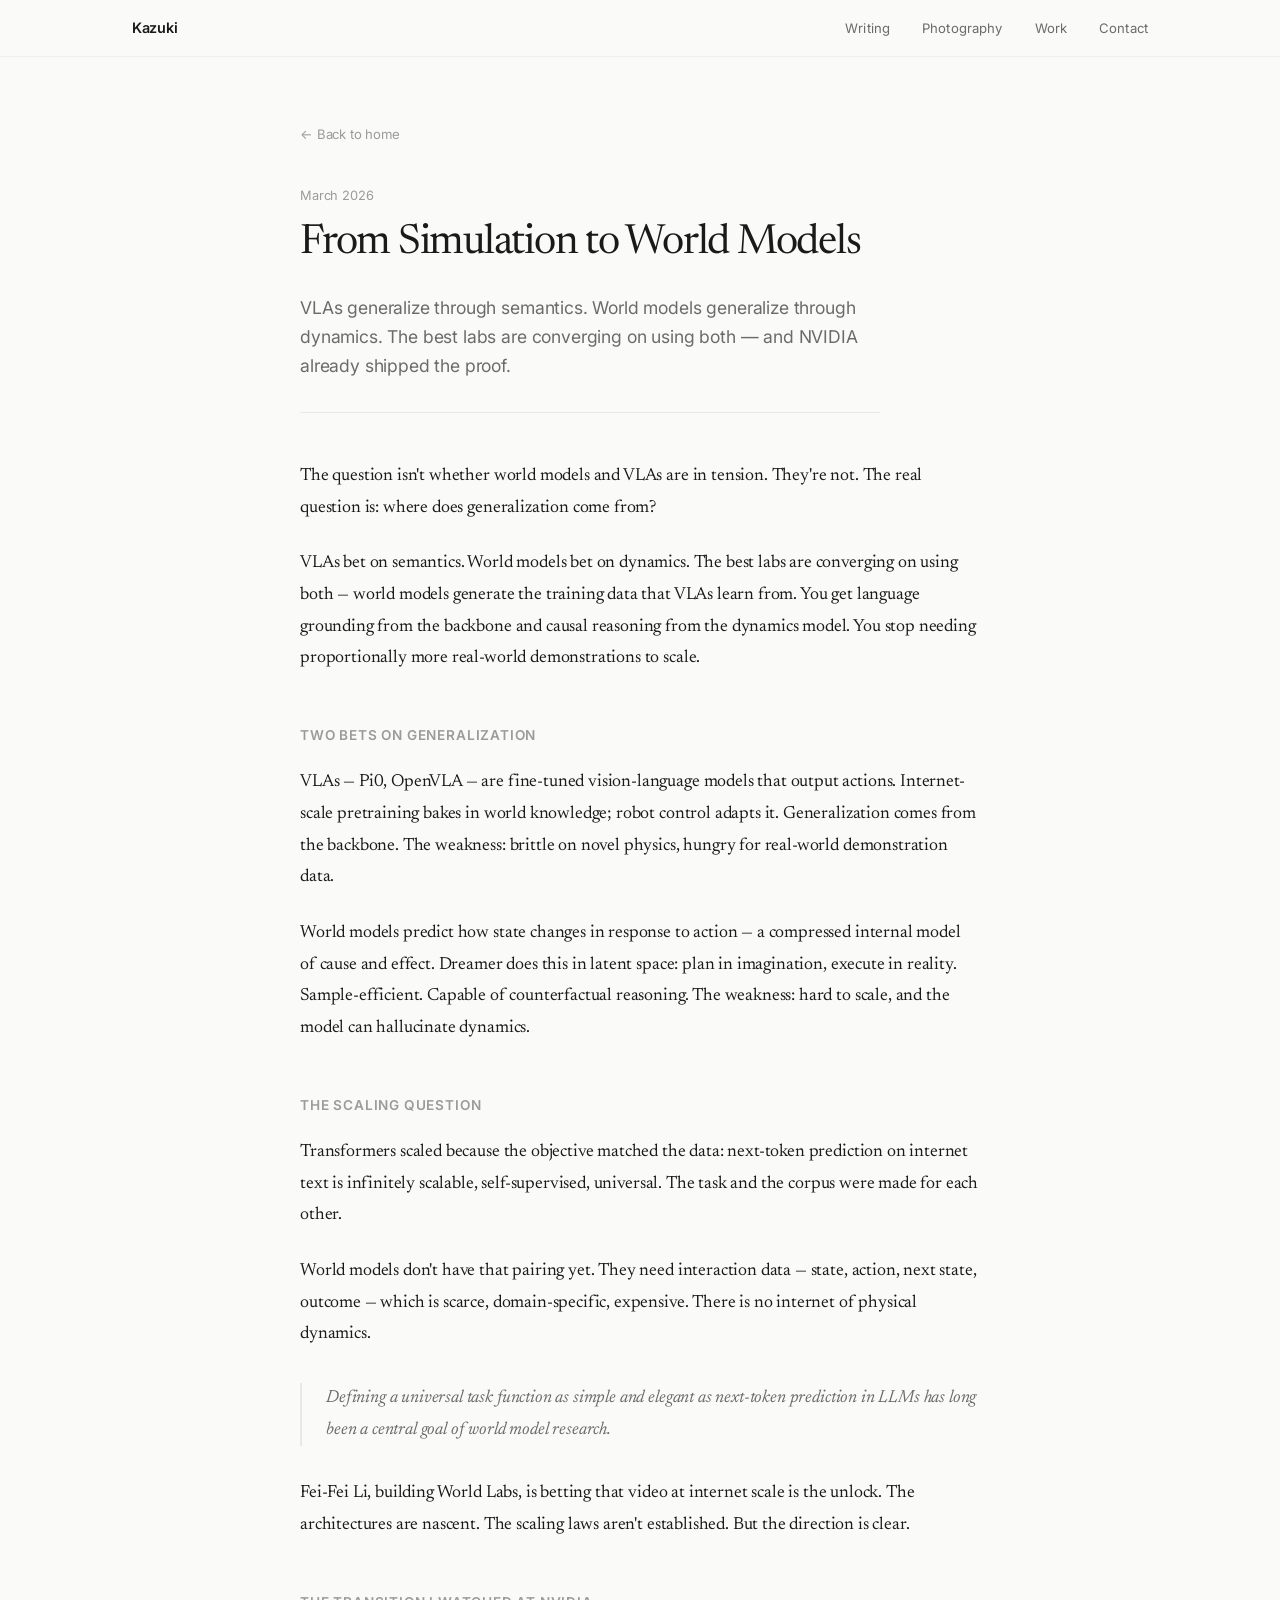
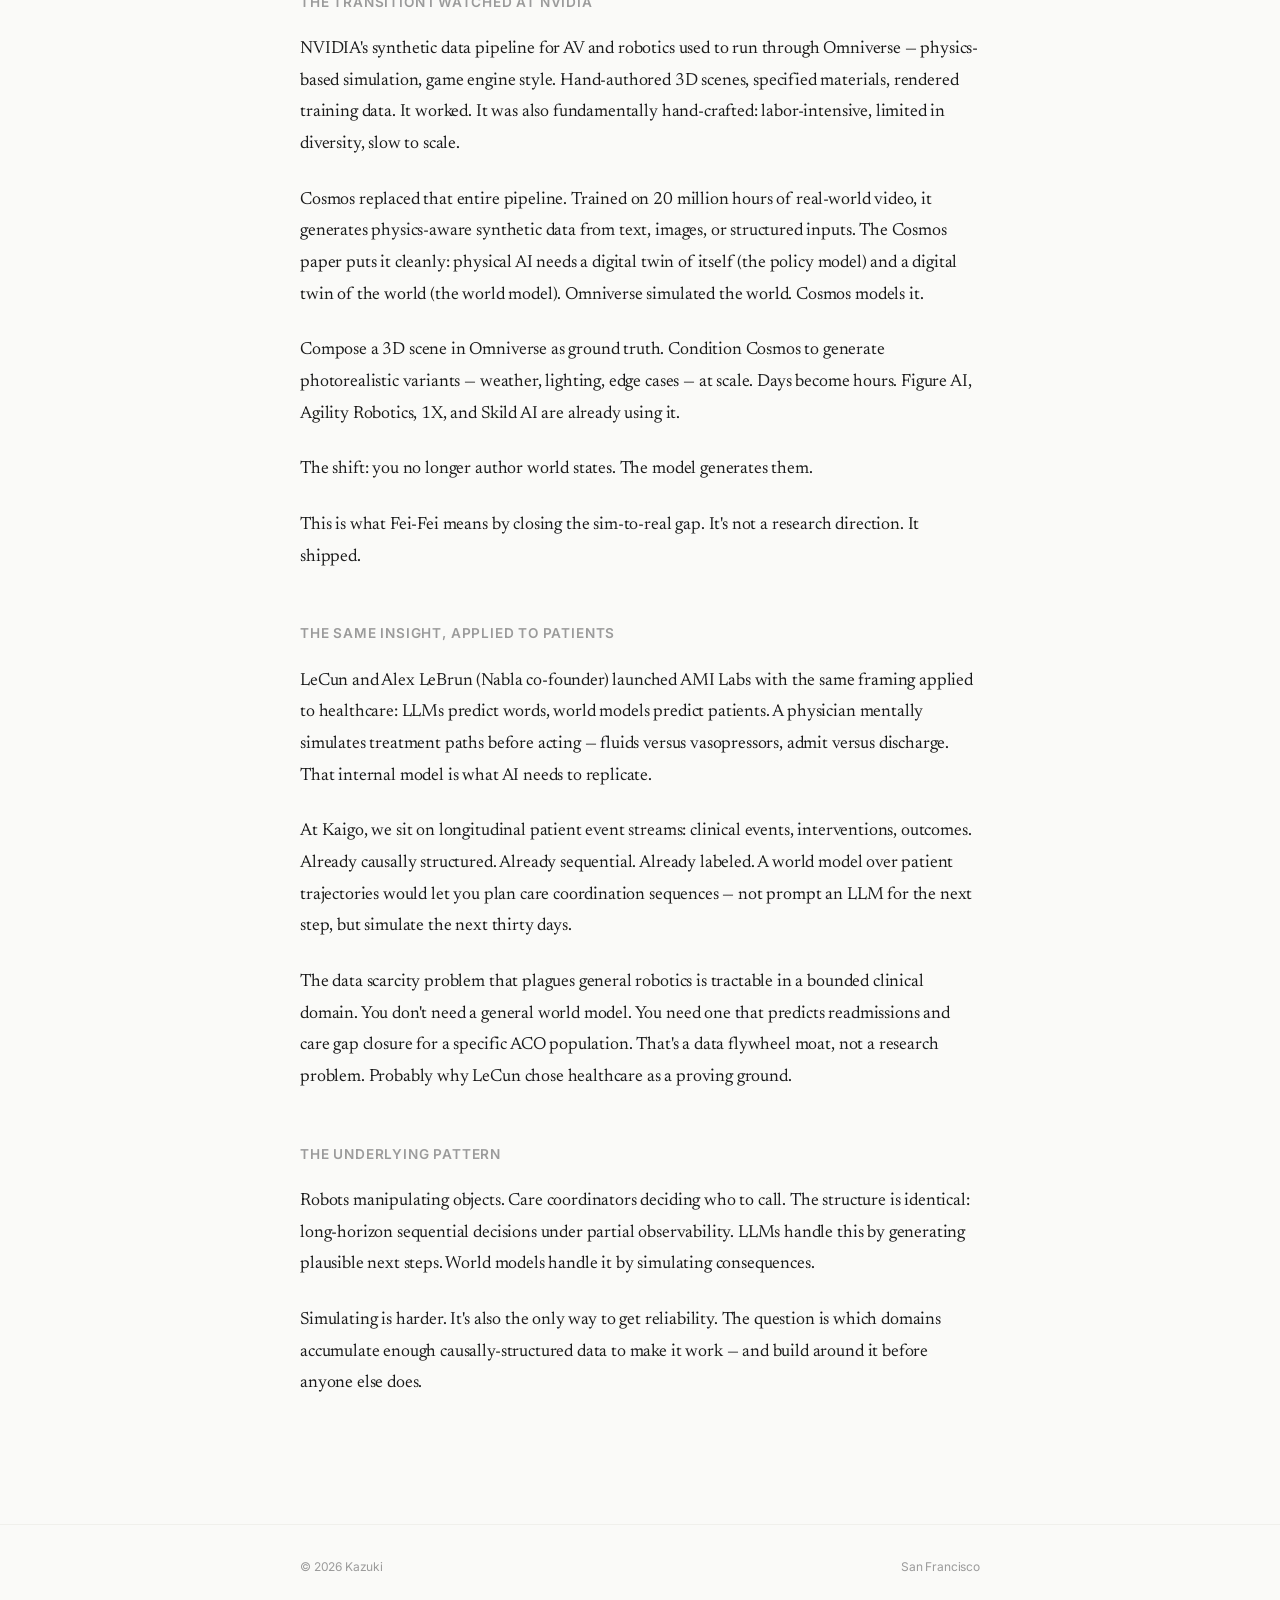
<file: writing/simulation-to-world-models.html>
<!DOCTYPE html>
<html lang="en">
<head>
  <meta charset="UTF-8">
  <meta name="viewport" content="width=device-width, initial-scale=1.0">
  <title>From Simulation to World Models — Kazuki</title>
  <meta name="description" content="VLAs generalize through semantics. World models generalize through dynamics. The best labs are converging on using both — and NVIDIA already shipped the proof.">
  <link rel="preconnect" href="https://fonts.googleapis.com">
  <link rel="preconnect" href="https://fonts.gstatic.com" crossorigin>
  <link href="https://fonts.googleapis.com/css2?family=Inter:wght@300;400;500;600&family=Newsreader:ital,wght@0,300;0,400;0,500;0,600;1,300;1,400&display=swap" rel="stylesheet">
  <link rel="stylesheet" href="../style.css">
</head>
<body>
  <nav>
    <div class="nav-inner">
      <a href="../" class="nav-logo">Kazuki</a>
      <button class="mobile-menu-btn" onclick="document.querySelector('.nav-links').classList.toggle('open')" aria-label="Menu">
        <svg viewBox="0 0 24 24" fill="none" stroke="currentColor" stroke-width="1.5"><line x1="4" y1="7" x2="20" y2="7"/><line x1="4" y1="12" x2="20" y2="12"/><line x1="4" y1="17" x2="20" y2="17"/></svg>
      </button>
      <ul class="nav-links">
        <li><a href="../#writing">Writing</a></li>
        <li><a href="../#photography">Photography</a></li>
        <li><a href="../#work">Work</a></li>
        <li><a href="../#contact">Contact</a></li>
      </ul>
    </div>
  </nav>

  <section class="post-page">
    <div class="container">
      <a href="../" class="post-page-back">Back to home</a>
      <div class="post-page-date">March 2026</div>
      <h1>From Simulation to World Models</h1>
      <p class="post-page-subtitle">VLAs generalize through semantics. World models generalize through dynamics. The best labs are converging on using both — and NVIDIA already shipped the proof.</p>
      <div class="post-page-body">
        <p>The question isn't whether world models and VLAs are in tension. They're not. The real question is: where does generalization come from?</p>
        <p>VLAs bet on semantics. World models bet on dynamics. The best labs are converging on using both — world models generate the training data that VLAs learn from. You get language grounding from the backbone and causal reasoning from the dynamics model. You stop needing proportionally more real-world demonstrations to scale.</p>

        <h2>Two bets on generalization</h2>
        <p>VLAs — Pi0, OpenVLA — are fine-tuned vision-language models that output actions. Internet-scale pretraining bakes in world knowledge; robot control adapts it. Generalization comes from the backbone. The weakness: brittle on novel physics, hungry for real-world demonstration data.</p>
        <p>World models predict how state changes in response to action — a compressed internal model of cause and effect. Dreamer does this in latent space: plan in imagination, execute in reality. Sample-efficient. Capable of counterfactual reasoning. The weakness: hard to scale, and the model can hallucinate dynamics.</p>

        <h2>The scaling question</h2>
        <p>Transformers scaled because the objective matched the data: next-token prediction on internet text is infinitely scalable, self-supervised, universal. The task and the corpus were made for each other.</p>
        <p>World models don't have that pairing yet. They need interaction data — state, action, next state, outcome — which is scarce, domain-specific, expensive. There is no internet of physical dynamics.</p>
        <blockquote>Defining a universal task function as simple and elegant as next-token prediction in LLMs has long been a central goal of world model research.</blockquote>
        <p>Fei-Fei Li, building World Labs, is betting that video at internet scale is the unlock. The architectures are nascent. The scaling laws aren't established. But the direction is clear.</p>

        <h2>The transition I watched at NVIDIA</h2>
        <p>NVIDIA's synthetic data pipeline for AV and robotics used to run through Omniverse — physics-based simulation, game engine style. Hand-authored 3D scenes, specified materials, rendered training data. It worked. It was also fundamentally hand-crafted: labor-intensive, limited in diversity, slow to scale.</p>
        <p>Cosmos replaced that entire pipeline. Trained on 20 million hours of real-world video, it generates physics-aware synthetic data from text, images, or structured inputs. The Cosmos paper puts it cleanly: physical AI needs a digital twin of itself (the policy model) and a digital twin of the world (the world model). Omniverse simulated the world. Cosmos models it.</p>
        <p>Compose a 3D scene in Omniverse as ground truth. Condition Cosmos to generate photorealistic variants — weather, lighting, edge cases — at scale. Days become hours. Figure AI, Agility Robotics, 1X, and Skild AI are already using it.</p>
        <p>The shift: you no longer author world states. The model generates them.</p>
        <p>This is what Fei-Fei means by closing the sim-to-real gap. It's not a research direction. It shipped.</p>

        <h2>The same insight, applied to patients</h2>
        <p>LeCun and Alex LeBrun (Nabla co-founder) launched AMI Labs with the same framing applied to healthcare: LLMs predict words, world models predict patients. A physician mentally simulates treatment paths before acting — fluids versus vasopressors, admit versus discharge. That internal model is what AI needs to replicate.</p>
        <p>At Kaigo, we sit on longitudinal patient event streams: clinical events, interventions, outcomes. Already causally structured. Already sequential. Already labeled. A world model over patient trajectories would let you plan care coordination sequences — not prompt an LLM for the next step, but simulate the next thirty days.</p>
        <p>The data scarcity problem that plagues general robotics is tractable in a bounded clinical domain. You don't need a general world model. You need one that predicts readmissions and care gap closure for a specific ACO population. That's a data flywheel moat, not a research problem. Probably why LeCun chose healthcare as a proving ground.</p>

        <h2>The underlying pattern</h2>
        <p>Robots manipulating objects. Care coordinators deciding who to call. The structure is identical: long-horizon sequential decisions under partial observability. LLMs handle this by generating plausible next steps. World models handle it by simulating consequences.</p>
        <p>Simulating is harder. It's also the only way to get reliability. The question is which domains accumulate enough causally-structured data to make it work — and build around it before anyone else does.</p>
      </div>
    </div>
  </section>

  <footer>
    <div class="container">
      <span>&copy; 2026 Kazuki</span>
      <span>San Francisco</span>
    </div>
  </footer>

  <script>
    const observer = new IntersectionObserver((entries) => {
      entries.forEach(entry => { if (entry.isIntersecting) { entry.target.classList.add('visible'); observer.unobserve(entry.target); } });
    }, { threshold: 0.1 });
    document.querySelectorAll('.fade-in').forEach(el => observer.observe(el));
  </script>
</body>
</html>
</file>
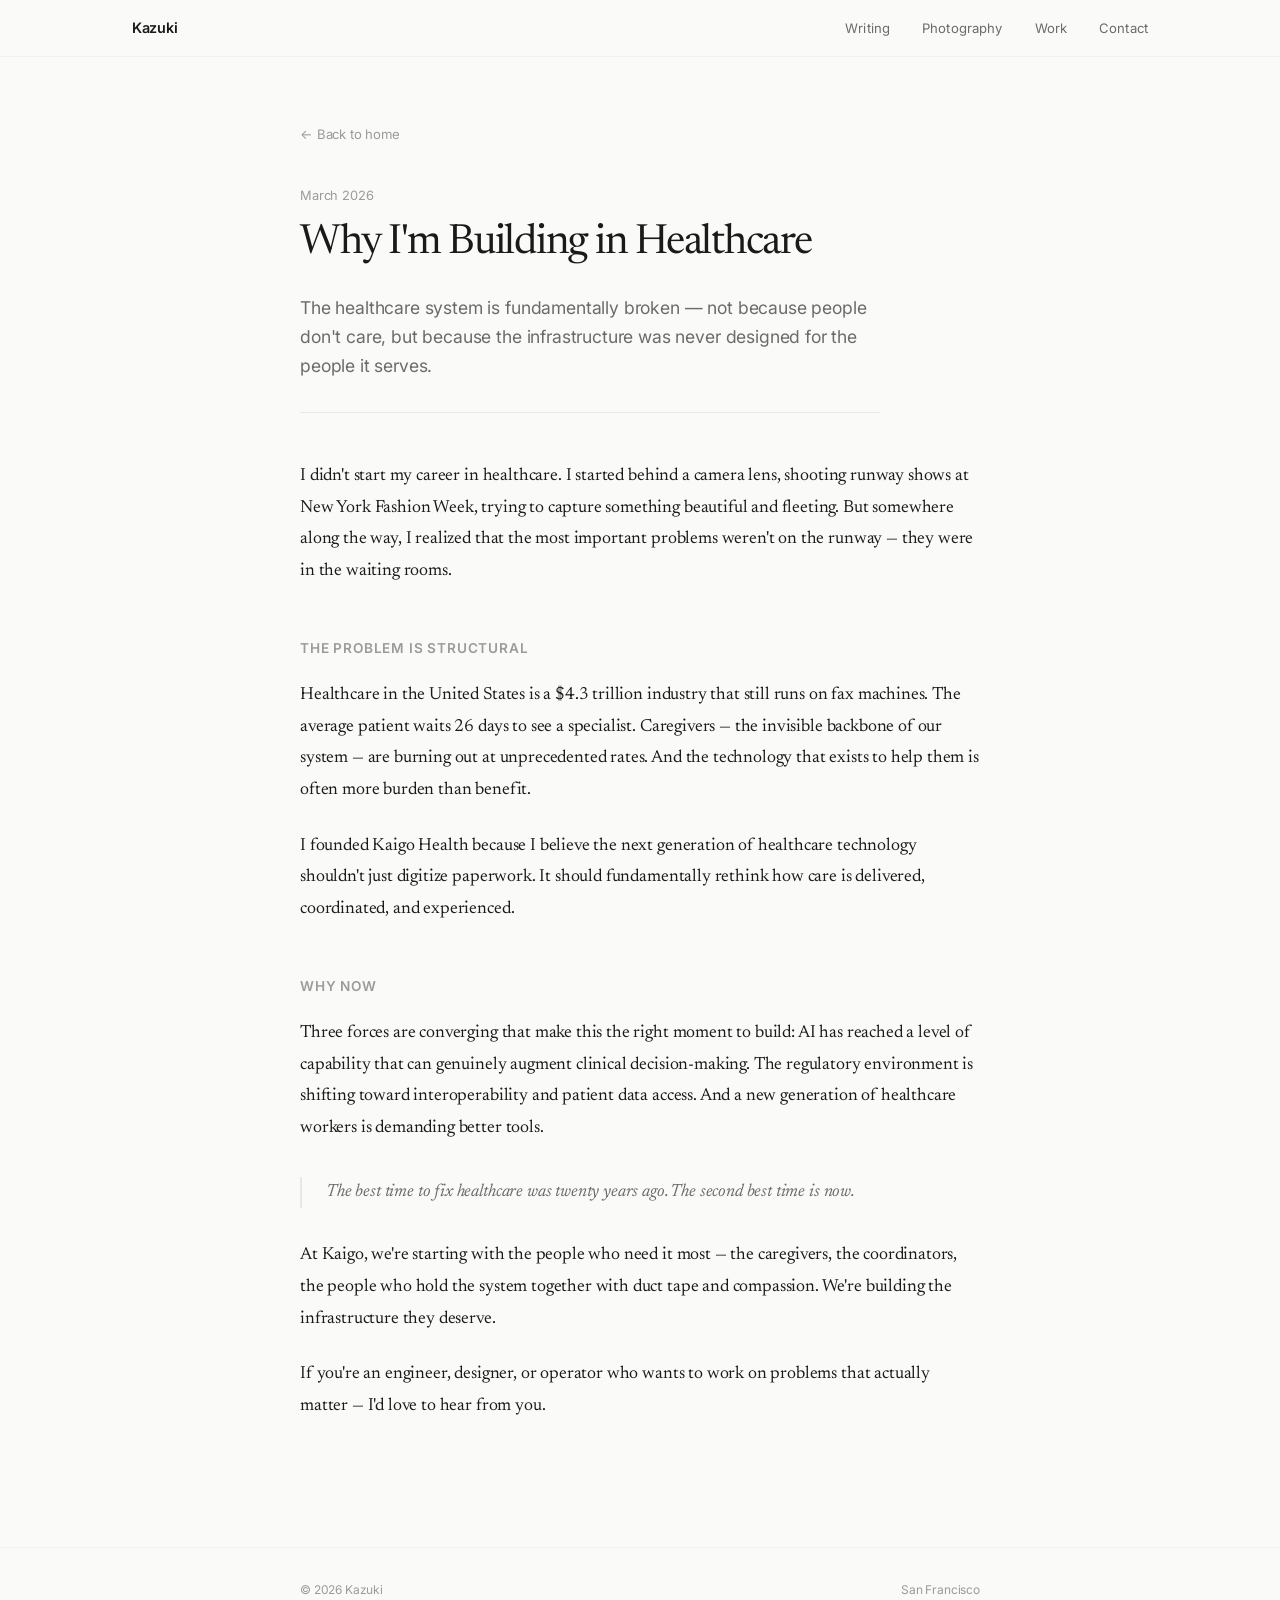
<file: writing/why-healthcare.html>
<!DOCTYPE html>
<html lang="en">
<head>
  <meta charset="UTF-8">
  <meta name="viewport" content="width=device-width, initial-scale=1.0">
  <title>Why I'm Building in Healthcare — Kazuki</title>
  <meta name="description" content="The healthcare system is fundamentally broken — not because people don't care, but because the infrastructure was never designed for the people it serves.">
  <link rel="preconnect" href="https://fonts.googleapis.com">
  <link rel="preconnect" href="https://fonts.gstatic.com" crossorigin>
  <link href="https://fonts.googleapis.com/css2?family=Inter:wght@300;400;500;600&family=Newsreader:ital,wght@0,300;0,400;0,500;0,600;1,300;1,400&display=swap" rel="stylesheet">
  <link rel="stylesheet" href="../style.css">
</head>
<body>
  <nav>
    <div class="nav-inner">
      <a href="../" class="nav-logo">Kazuki</a>
      <button class="mobile-menu-btn" onclick="document.querySelector('.nav-links').classList.toggle('open')" aria-label="Menu">
        <svg viewBox="0 0 24 24" fill="none" stroke="currentColor" stroke-width="1.5"><line x1="4" y1="7" x2="20" y2="7"/><line x1="4" y1="12" x2="20" y2="12"/><line x1="4" y1="17" x2="20" y2="17"/></svg>
      </button>
      <ul class="nav-links">
        <li><a href="../#writing">Writing</a></li>
        <li><a href="../#photography">Photography</a></li>
        <li><a href="../#work">Work</a></li>
        <li><a href="../#contact">Contact</a></li>
      </ul>
    </div>
  </nav>

  <section class="post-page">
    <div class="container">
      <a href="../" class="post-page-back">Back to home</a>
      <div class="post-page-date">March 2026</div>
      <h1>Why I'm Building in Healthcare</h1>
      <p class="post-page-subtitle">The healthcare system is fundamentally broken — not because people don't care, but because the infrastructure was never designed for the people it serves.</p>
      <div class="post-page-body">
        <p>I didn't start my career in healthcare. I started behind a camera lens, shooting runway shows at New York Fashion Week, trying to capture something beautiful and fleeting. But somewhere along the way, I realized that the most important problems weren't on the runway — they were in the waiting rooms.</p>

        <h2>The problem is structural</h2>
        <p>Healthcare in the United States is a $4.3 trillion industry that still runs on fax machines. The average patient waits 26 days to see a specialist. Caregivers — the invisible backbone of our system — are burning out at unprecedented rates. And the technology that exists to help them is often more burden than benefit.</p>
        <p>I founded Kaigo Health because I believe the next generation of healthcare technology shouldn't just digitize paperwork. It should fundamentally rethink how care is delivered, coordinated, and experienced.</p>

        <h2>Why now</h2>
        <p>Three forces are converging that make this the right moment to build: AI has reached a level of capability that can genuinely augment clinical decision-making. The regulatory environment is shifting toward interoperability and patient data access. And a new generation of healthcare workers is demanding better tools.</p>
        <blockquote>The best time to fix healthcare was twenty years ago. The second best time is now.</blockquote>
        <p>At Kaigo, we're starting with the people who need it most — the caregivers, the coordinators, the people who hold the system together with duct tape and compassion. We're building the infrastructure they deserve.</p>
        <p>If you're an engineer, designer, or operator who wants to work on problems that actually matter — I'd love to hear from you.</p>
      </div>
    </div>
  </section>

  <footer>
    <div class="container">
      <span>© 2026 Kazuki</span>
      <span>San Francisco</span>
    </div>
  </footer>

  <script>
    const observer = new IntersectionObserver((entries) => {
      entries.forEach(entry => { if (entry.isIntersecting) { entry.target.classList.add('visible'); observer.unobserve(entry.target); } });
    }, { threshold: 0.1 });
    document.querySelectorAll('.fade-in').forEach(el => observer.observe(el));
  </script>
</body>
</html>
</file>
<file: style.css>
/* ========== RESET & BASE ========== */
*, *::before, *::after { margin: 0; padding: 0; box-sizing: border-box; }

:root {
  --color-bg: #FAFAF8;
  --color-surface: #FFFFFF;
  --color-text: #1A1A1A;
  --color-text-secondary: #6B6B6B;
  --color-text-tertiary: #9B9B9B;
  --color-accent: #2D2D2D;
  --color-border: #E8E8E4;
  --color-border-light: #F0F0EC;
  --color-hover: #F5F5F2;
  --color-tag-bg: #F0F0EC;
  --font-sans: 'Inter', -apple-system, BlinkMacSystemFont, sans-serif;
  --font-serif: 'Newsreader', Georgia, serif;
  --max-width: 680px;
  --max-width-wide: 1080px;
  --transition: 0.3s cubic-bezier(0.4, 0, 0.2, 1);
}

html {
  font-size: 16px;
  scroll-behavior: smooth;
  -webkit-font-smoothing: antialiased;
  -moz-osx-font-smoothing: grayscale;
}

body {
  font-family: var(--font-sans);
  background: var(--color-bg);
  color: var(--color-text);
  line-height: 1.7;
  font-weight: 400;
  letter-spacing: -0.01em;
}

::selection {
  background: var(--color-text);
  color: var(--color-bg);
}

a { color: inherit; text-decoration: none; }
img { max-width: 100%; display: block; }

/* ========== NAV ========== */
nav {
  position: fixed;
  top: 0;
  left: 0;
  right: 0;
  z-index: 100;
  background: rgba(250, 250, 248, 0.85);
  backdrop-filter: blur(20px);
  -webkit-backdrop-filter: blur(20px);
  border-bottom: 1px solid var(--color-border-light);
  transition: var(--transition);
}

nav .nav-inner {
  max-width: var(--max-width-wide);
  margin: 0 auto;
  padding: 0 2rem;
  height: 56px;
  display: flex;
  align-items: center;
  justify-content: space-between;
}

nav .nav-logo {
  font-size: 0.9rem;
  font-weight: 600;
  letter-spacing: -0.02em;
  color: var(--color-text);
}

nav .nav-links {
  display: flex;
  gap: 2rem;
  list-style: none;
}

nav .nav-links a {
  font-size: 0.82rem;
  color: var(--color-text-secondary);
  transition: color var(--transition);
  font-weight: 400;
  letter-spacing: 0.01em;
}

nav .nav-links a:hover { color: var(--color-text); }

/* ========== SECTIONS ========== */
section { padding: 0 2rem; }
.container { max-width: var(--max-width); margin: 0 auto; }
.container-wide { max-width: var(--max-width-wide); margin: 0 auto; }

/* ========== HERO ========== */
.hero { padding-top: 140px; padding-bottom: 80px; }

.hero-greeting {
  font-size: 0.85rem;
  color: var(--color-text-tertiary);
  letter-spacing: 0.06em;
  text-transform: uppercase;
  margin-bottom: 1.5rem;
  font-weight: 500;
}

.hero h1 {
  font-family: var(--font-serif);
  font-size: clamp(2.4rem, 5vw, 3.4rem);
  font-weight: 400;
  line-height: 1.2;
  letter-spacing: -0.03em;
  color: var(--color-text);
  margin-bottom: 1.5rem;
}

.hero h1 em { font-style: italic; font-weight: 300; }

.hero-bio {
  font-size: 1.05rem;
  line-height: 1.75;
  color: var(--color-text-secondary);
  max-width: 540px;
}

.hero-bio a {
  color: var(--color-text);
  text-decoration: underline;
  text-decoration-color: var(--color-border);
  text-underline-offset: 3px;
  transition: text-decoration-color var(--transition);
}

.hero-bio a:hover { text-decoration-color: var(--color-text); }

.hero-meta {
  display: flex;
  gap: 2rem;
  margin-top: 2rem;
  padding-top: 2rem;
  border-top: 1px solid var(--color-border-light);
}

.hero-meta-item { font-size: 0.8rem; color: var(--color-text-tertiary); }

.hero-meta-item span {
  display: block;
  color: var(--color-text);
  font-weight: 500;
  margin-bottom: 0.15rem;
  font-size: 0.85rem;
}

/* ========== SECTION HEADERS ========== */
.section-header {
  display: flex;
  align-items: baseline;
  justify-content: space-between;
  margin-bottom: 2.5rem;
  padding-bottom: 1rem;
  border-bottom: 1px solid var(--color-border);
}

.section-label {
  font-size: 0.78rem;
  letter-spacing: 0.08em;
  text-transform: uppercase;
  color: var(--color-text-tertiary);
  font-weight: 500;
}

.section-link {
  font-size: 0.82rem;
  color: var(--color-text-tertiary);
  transition: color var(--transition);
}

.section-link:hover { color: var(--color-text); }
.section-link::after { content: ' →'; }

/* ========== WRITING / POST LIST ========== */
.writing { padding-top: 60px; padding-bottom: 80px; }
.post-list { list-style: none; }
.post-item { border-bottom: 1px solid var(--color-border-light); }
.post-item:last-child { border-bottom: none; }

.post-link {
  display: block;
  padding: 1.5rem 0;
  transition: var(--transition);
}

.post-link:hover { padding-left: 0.5rem; }
.post-link:hover .post-title { color: var(--color-text); }

.post-date {
  font-size: 0.78rem;
  color: var(--color-text-tertiary);
  margin-bottom: 0.4rem;
  font-variant-numeric: tabular-nums;
}

.post-title {
  font-family: var(--font-serif);
  font-size: 1.25rem;
  font-weight: 400;
  letter-spacing: -0.02em;
  color: var(--color-accent);
  margin-bottom: 0.4rem;
  transition: color var(--transition);
  line-height: 1.35;
}

.post-excerpt {
  font-size: 0.9rem;
  color: var(--color-text-secondary);
  line-height: 1.6;
  max-width: 560px;
}

.post-tags { display: flex; gap: 0.5rem; margin-top: 0.6rem; }

.post-tag {
  font-size: 0.7rem;
  padding: 0.2rem 0.6rem;
  background: var(--color-tag-bg);
  border-radius: 100px;
  color: var(--color-text-secondary);
  letter-spacing: 0.02em;
}

/* ========== PHOTOGRAPHY ========== */
.photography { padding-top: 60px; padding-bottom: 80px; }

.photo-grid {
  display: grid;
  grid-template-columns: repeat(3, 1fr);
  gap: 4px;
  border-radius: 8px;
  overflow: hidden;
}

.photo-item {
  aspect-ratio: 1;
  background: var(--color-border-light);
  position: relative;
  overflow: hidden;
  cursor: pointer;
}

.photo-item img {
  width: 100%;
  height: 100%;
  object-fit: cover;
  transition: transform 0.6s cubic-bezier(0.4, 0, 0.2, 1);
}

.photo-item:hover img { transform: scale(1.05); }

.photo-placeholder {
  width: 100%;
  height: 100%;
  display: flex;
  align-items: center;
  justify-content: center;
  font-size: 0.75rem;
  color: var(--color-text-tertiary);
  background: linear-gradient(135deg, var(--color-border-light) 0%, var(--color-border) 100%);
}

.photo-caption {
  text-align: center;
  margin-top: 1.5rem;
  font-size: 0.85rem;
  color: var(--color-text-tertiary);
  font-style: italic;
  font-family: var(--font-serif);
}

/* ========== WORK ========== */
.work { padding-top: 60px; padding-bottom: 80px; }
.work-list { display: flex; flex-direction: column; gap: 1px; }

.work-item {
  display: flex;
  align-items: flex-start;
  justify-content: space-between;
  padding: 1.25rem 0;
  border-bottom: 1px solid var(--color-border-light);
  transition: var(--transition);
}

.work-item:hover { padding-left: 0.5rem; }
.work-item:last-child { border-bottom: none; }

.work-name {
  font-weight: 500;
  font-size: 0.95rem;
  margin-bottom: 0.2rem;
  letter-spacing: -0.01em;
}

.work-role { font-size: 0.85rem; color: var(--color-text-secondary); }

.work-year {
  font-size: 0.8rem;
  color: var(--color-text-tertiary);
  font-variant-numeric: tabular-nums;
  white-space: nowrap;
  margin-left: 2rem;
  padding-top: 0.15rem;
}

/* ========== CONTACT / FOOTER ========== */
.contact { padding-top: 60px; padding-bottom: 100px; }

.contact-text {
  font-family: var(--font-serif);
  font-size: 1.6rem;
  line-height: 1.45;
  letter-spacing: -0.02em;
  color: var(--color-text);
  margin-bottom: 2rem;
  max-width: 480px;
  font-weight: 400;
}

.contact-text em { font-style: italic; font-weight: 300; }
.contact-links { display: flex; gap: 1.5rem; flex-wrap: wrap; }

.contact-link {
  font-size: 0.85rem;
  color: var(--color-text-secondary);
  padding-bottom: 1px;
  border-bottom: 1px solid var(--color-border);
  transition: var(--transition);
}

.contact-link:hover {
  color: var(--color-text);
  border-bottom-color: var(--color-text);
}

footer {
  padding: 2rem;
  border-top: 1px solid var(--color-border-light);
}

footer .container {
  display: flex;
  justify-content: space-between;
  align-items: center;
  font-size: 0.75rem;
  color: var(--color-text-tertiary);
}

/* ========== BLOG POST PAGE ========== */
.post-page { padding-top: 120px; padding-bottom: 100px; }

.post-page-back {
  font-size: 0.82rem;
  color: var(--color-text-tertiary);
  margin-bottom: 2.5rem;
  display: inline-block;
  transition: color var(--transition);
}

.post-page-back:hover { color: var(--color-text); }
.post-page-back::before { content: '← '; }

.post-page-date {
  font-size: 0.8rem;
  color: var(--color-text-tertiary);
  margin-bottom: 0.75rem;
}

.post-page h1 {
  font-family: var(--font-serif);
  font-size: clamp(1.8rem, 4vw, 2.6rem);
  font-weight: 400;
  letter-spacing: -0.03em;
  line-height: 1.2;
  margin-bottom: 1.5rem;
}

.post-page-subtitle {
  font-size: 1.1rem;
  color: var(--color-text-secondary);
  line-height: 1.65;
  margin-bottom: 3rem;
  padding-bottom: 2rem;
  border-bottom: 1px solid var(--color-border);
  max-width: 580px;
}

.post-page-body {
  font-family: var(--font-serif);
  font-size: 1.1rem;
  line-height: 1.8;
  color: var(--color-text);
}

.post-page-body p { margin-bottom: 1.5rem; }

.post-page-body h2 {
  font-family: var(--font-sans);
  font-size: 0.85rem;
  font-weight: 600;
  letter-spacing: 0.06em;
  text-transform: uppercase;
  color: var(--color-text-tertiary);
  margin-top: 3rem;
  margin-bottom: 1.25rem;
}

.post-page-body blockquote {
  border-left: 2px solid var(--color-border);
  padding-left: 1.5rem;
  margin: 2rem 0;
  font-style: italic;
  color: var(--color-text-secondary);
}

/* ========== FADE IN ANIMATIONS ========== */
.fade-in {
  opacity: 0;
  transform: translateY(16px);
  transition: opacity 0.8s cubic-bezier(0.4, 0, 0.2, 1),
              transform 0.8s cubic-bezier(0.4, 0, 0.2, 1);
}

.fade-in.visible {
  opacity: 1;
  transform: translateY(0);
}

.stagger > * {
  opacity: 0;
  transform: translateY(12px);
  transition: opacity 0.6s cubic-bezier(0.4, 0, 0.2, 1),
              transform 0.6s cubic-bezier(0.4, 0, 0.2, 1);
}

.stagger.visible > *:nth-child(1) { transition-delay: 0s; }
.stagger.visible > *:nth-child(2) { transition-delay: 0.08s; }
.stagger.visible > *:nth-child(3) { transition-delay: 0.08s; }
.stagger.visible > *:nth-child(4) { transition-delay: 0.16s; }
.stagger.visible > *:nth-child(5) { transition-delay: 0.24s; }
.stagger.visible > *:nth-child(6) { transition-delay: 0.32s; }
.stagger.visible > *:nth-child(7) { transition-delay: 0.4s; }

.stagger.visible > * {
  opacity: 1;
  transform: translateY(0);
}

/* ========== DIVIDER ========== */
.divider {
  max-width: var(--max-width);
  margin: 0 auto;
  border: none;
  border-top: 1px solid var(--color-border-light);
}

/* ========== MOBILE ========== */
.mobile-menu-btn {
  display: none;
  background: none;
  border: none;
  cursor: pointer;
  padding: 0.5rem;
  color: var(--color-text);
}

.mobile-menu-btn svg { width: 20px; height: 20px; }

@media (max-width: 768px) {
  section { padding-left: 1.25rem; padding-right: 1.25rem; }
  nav .nav-inner { padding: 0 1.25rem; }
  .hero { padding-top: 110px; padding-bottom: 60px; }
  .hero h1 { font-size: 2rem; }
  .hero-meta { flex-direction: column; gap: 1rem; }
  .photo-grid { grid-template-columns: repeat(2, 1fr); }
  .mobile-menu-btn { display: block; }

  nav .nav-links {
    display: none;
    position: absolute;
    top: 56px;
    left: 0;
    right: 0;
    background: rgba(250, 250, 248, 0.98);
    backdrop-filter: blur(20px);
    flex-direction: column;
    padding: 1rem 2rem 1.5rem;
    gap: 0.8rem;
    border-bottom: 1px solid var(--color-border-light);
  }

  nav .nav-links.open { display: flex; }
  .work-item { flex-direction: column; gap: 0.25rem; }
  .work-year { margin-left: 0; }
}
</file>
<file: writing/medicaid-last-mile/assets/index-CNmZKtvT.css>
*,:before,:after{--tw-border-spacing-x: 0;--tw-border-spacing-y: 0;--tw-translate-x: 0;--tw-translate-y: 0;--tw-rotate: 0;--tw-skew-x: 0;--tw-skew-y: 0;--tw-scale-x: 1;--tw-scale-y: 1;--tw-pan-x: ;--tw-pan-y: ;--tw-pinch-zoom: ;--tw-scroll-snap-strictness: proximity;--tw-gradient-from-position: ;--tw-gradient-via-position: ;--tw-gradient-to-position: ;--tw-ordinal: ;--tw-slashed-zero: ;--tw-numeric-figure: ;--tw-numeric-spacing: ;--tw-numeric-fraction: ;--tw-ring-inset: ;--tw-ring-offset-width: 0px;--tw-ring-offset-color: #fff;--tw-ring-color: rgb(59 130 246 / .5);--tw-ring-offset-shadow: 0 0 #0000;--tw-ring-shadow: 0 0 #0000;--tw-shadow: 0 0 #0000;--tw-shadow-colored: 0 0 #0000;--tw-blur: ;--tw-brightness: ;--tw-contrast: ;--tw-grayscale: ;--tw-hue-rotate: ;--tw-invert: ;--tw-saturate: ;--tw-sepia: ;--tw-drop-shadow: ;--tw-backdrop-blur: ;--tw-backdrop-brightness: ;--tw-backdrop-contrast: ;--tw-backdrop-grayscale: ;--tw-backdrop-hue-rotate: ;--tw-backdrop-invert: ;--tw-backdrop-opacity: ;--tw-backdrop-saturate: ;--tw-backdrop-sepia: ;--tw-contain-size: ;--tw-contain-layout: ;--tw-contain-paint: ;--tw-contain-style: }::backdrop{--tw-border-spacing-x: 0;--tw-border-spacing-y: 0;--tw-translate-x: 0;--tw-translate-y: 0;--tw-rotate: 0;--tw-skew-x: 0;--tw-skew-y: 0;--tw-scale-x: 1;--tw-scale-y: 1;--tw-pan-x: ;--tw-pan-y: ;--tw-pinch-zoom: ;--tw-scroll-snap-strictness: proximity;--tw-gradient-from-position: ;--tw-gradient-via-position: ;--tw-gradient-to-position: ;--tw-ordinal: ;--tw-slashed-zero: ;--tw-numeric-figure: ;--tw-numeric-spacing: ;--tw-numeric-fraction: ;--tw-ring-inset: ;--tw-ring-offset-width: 0px;--tw-ring-offset-color: #fff;--tw-ring-color: rgb(59 130 246 / .5);--tw-ring-offset-shadow: 0 0 #0000;--tw-ring-shadow: 0 0 #0000;--tw-shadow: 0 0 #0000;--tw-shadow-colored: 0 0 #0000;--tw-blur: ;--tw-brightness: ;--tw-contrast: ;--tw-grayscale: ;--tw-hue-rotate: ;--tw-invert: ;--tw-saturate: ;--tw-sepia: ;--tw-drop-shadow: ;--tw-backdrop-blur: ;--tw-backdrop-brightness: ;--tw-backdrop-contrast: ;--tw-backdrop-grayscale: ;--tw-backdrop-hue-rotate: ;--tw-backdrop-invert: ;--tw-backdrop-opacity: ;--tw-backdrop-saturate: ;--tw-backdrop-sepia: ;--tw-contain-size: ;--tw-contain-layout: ;--tw-contain-paint: ;--tw-contain-style: }*,:before,:after{box-sizing:border-box;border-width:0;border-style:solid;border-color:#e5e7eb}:before,:after{--tw-content: ""}html,:host{line-height:1.5;-webkit-text-size-adjust:100%;-moz-tab-size:4;-o-tab-size:4;tab-size:4;font-family:DM Sans,system-ui,sans-serif;font-feature-settings:normal;font-variation-settings:normal;-webkit-tap-highlight-color:transparent}body{margin:0;line-height:inherit}hr{height:0;color:inherit;border-top-width:1px}abbr:where([title]){-webkit-text-decoration:underline dotted;text-decoration:underline dotted}h1,h2,h3,h4,h5,h6{font-size:inherit;font-weight:inherit}a{color:inherit;text-decoration:inherit}b,strong{font-weight:bolder}code,kbd,samp,pre{font-family:IBM Plex Mono,monospace;font-feature-settings:normal;font-variation-settings:normal;font-size:1em}small{font-size:80%}sub,sup{font-size:75%;line-height:0;position:relative;vertical-align:baseline}sub{bottom:-.25em}sup{top:-.5em}table{text-indent:0;border-color:inherit;border-collapse:collapse}button,input,optgroup,select,textarea{font-family:inherit;font-feature-settings:inherit;font-variation-settings:inherit;font-size:100%;font-weight:inherit;line-height:inherit;letter-spacing:inherit;color:inherit;margin:0;padding:0}button,select{text-transform:none}button,input:where([type=button]),input:where([type=reset]),input:where([type=submit]){-webkit-appearance:button;background-color:transparent;background-image:none}:-moz-focusring{outline:auto}:-moz-ui-invalid{box-shadow:none}progress{vertical-align:baseline}::-webkit-inner-spin-button,::-webkit-outer-spin-button{height:auto}[type=search]{-webkit-appearance:textfield;outline-offset:-2px}::-webkit-search-decoration{-webkit-appearance:none}::-webkit-file-upload-button{-webkit-appearance:button;font:inherit}summary{display:list-item}blockquote,dl,dd,h1,h2,h3,h4,h5,h6,hr,figure,p,pre{margin:0}fieldset{margin:0;padding:0}legend{padding:0}ol,ul,menu{list-style:none;margin:0;padding:0}dialog{padding:0}textarea{resize:vertical}input::-moz-placeholder,textarea::-moz-placeholder{opacity:1;color:#9ca3af}input::placeholder,textarea::placeholder{opacity:1;color:#9ca3af}button,[role=button]{cursor:pointer}:disabled{cursor:default}img,svg,video,canvas,audio,iframe,embed,object{display:block;vertical-align:middle}img,video{max-width:100%;height:auto}[hidden]:where(:not([hidden=until-found])){display:none}.visible{visibility:visible}.collapse{visibility:collapse}.fixed{position:fixed}.absolute{position:absolute}.relative{position:relative}.sticky{position:sticky}.-left-5{left:-1.25rem}.bottom-2{bottom:.5rem}.left-\[5px\]{left:5px}.top-0{top:0}.top-1{top:.25rem}.top-1\/2{top:50%}.top-2{top:.5rem}.z-40{z-index:40}.z-50{z-index:50}.m-3{margin:.75rem}.mx-4{margin-left:1rem;margin-right:1rem}.mx-auto{margin-left:auto;margin-right:auto}.mb-0{margin-bottom:0}.mb-0\.5{margin-bottom:.125rem}.mb-1{margin-bottom:.25rem}.mb-1\.5{margin-bottom:.375rem}.mb-10{margin-bottom:2.5rem}.mb-14{margin-bottom:3.5rem}.mb-2{margin-bottom:.5rem}.mb-2\.5{margin-bottom:.625rem}.mb-3{margin-bottom:.75rem}.mb-4{margin-bottom:1rem}.mb-5{margin-bottom:1.25rem}.mb-6{margin-bottom:1.5rem}.mb-8{margin-bottom:2rem}.ml-0\.5{margin-left:.125rem}.ml-1{margin-left:.25rem}.ml-4{margin-left:1rem}.ml-7{margin-left:1.75rem}.ml-8{margin-left:2rem}.ml-\[3px\]{margin-left:3px}.ml-auto{margin-left:auto}.mt-0\.5{margin-top:.125rem}.mt-1{margin-top:.25rem}.mt-1\.5{margin-top:.375rem}.mt-2{margin-top:.5rem}.mt-3{margin-top:.75rem}.mt-4{margin-top:1rem}.mt-5{margin-top:1.25rem}.mt-auto{margin-top:auto}.mt-px{margin-top:1px}.line-clamp-2{overflow:hidden;display:-webkit-box;-webkit-box-orient:vertical;-webkit-line-clamp:2}.block{display:block}.inline{display:inline}.flex{display:flex}.inline-flex{display:inline-flex}.grid{display:grid}.hidden{display:none}.h-1{height:.25rem}.h-1\.5{height:.375rem}.h-12{height:3rem}.h-14{height:3.5rem}.h-2\.5{height:.625rem}.h-3{height:.75rem}.h-4{height:1rem}.h-8{height:2rem}.h-\[17px\]{height:17px}.h-fit{height:-moz-fit-content;height:fit-content}.h-px{height:1px}.min-h-screen{min-height:100vh}.w-1\.5{width:.375rem}.w-1\/2{width:50%}.w-10{width:2.5rem}.w-12{width:3rem}.w-2\.5{width:.625rem}.w-2\/5{width:40%}.w-20{width:5rem}.w-24{width:6rem}.w-3{width:.75rem}.w-4{width:1rem}.w-5{width:1.25rem}.w-5\/12{width:41.666667%}.w-7{width:1.75rem}.w-8{width:2rem}.w-80{width:20rem}.w-\[17px\]{width:17px}.w-full{width:100%}.w-px{width:1px}.min-w-0{min-width:0px}.max-w-2xl{max-width:42rem}.max-w-\[120px\]{max-width:120px}.max-w-\[130px\]{max-width:130px}.max-w-xl{max-width:36rem}.max-w-xs{max-width:20rem}.flex-1{flex:1 1 0%}.flex-shrink-0{flex-shrink:0}.-translate-y-1\/2{--tw-translate-y: -50%;transform:translate(var(--tw-translate-x),var(--tw-translate-y)) rotate(var(--tw-rotate)) skew(var(--tw-skew-x)) skewY(var(--tw-skew-y)) scaleX(var(--tw-scale-x)) scaleY(var(--tw-scale-y))}@keyframes pulse{50%{opacity:.5}}.animate-pulse{animation:pulse 2s cubic-bezier(.4,0,.6,1) infinite}.cursor-default{cursor:default}.cursor-pointer{cursor:pointer}.select-none{-webkit-user-select:none;-moz-user-select:none;user-select:none}.resize-none{resize:none}.scroll-mt-16{scroll-margin-top:4rem}.scroll-mt-8{scroll-margin-top:2rem}.grid-cols-3{grid-template-columns:repeat(3,minmax(0,1fr))}.flex-col{flex-direction:column}.flex-wrap{flex-wrap:wrap}.items-start{align-items:flex-start}.items-end{align-items:flex-end}.items-center{align-items:center}.justify-center{justify-content:center}.justify-between{justify-content:space-between}.gap-1{gap:.25rem}.gap-1\.5{gap:.375rem}.gap-10{gap:2.5rem}.gap-2{gap:.5rem}.gap-2\.5{gap:.625rem}.gap-3{gap:.75rem}.gap-4{gap:1rem}.gap-6{gap:1.5rem}.gap-8{gap:2rem}.gap-px{gap:1px}.gap-x-8{-moz-column-gap:2rem;column-gap:2rem}.gap-y-3{row-gap:.75rem}.space-y-1>:not([hidden])~:not([hidden]){--tw-space-y-reverse: 0;margin-top:calc(.25rem * calc(1 - var(--tw-space-y-reverse)));margin-bottom:calc(.25rem * var(--tw-space-y-reverse))}.space-y-1\.5>:not([hidden])~:not([hidden]){--tw-space-y-reverse: 0;margin-top:calc(.375rem * calc(1 - var(--tw-space-y-reverse)));margin-bottom:calc(.375rem * var(--tw-space-y-reverse))}.space-y-2>:not([hidden])~:not([hidden]){--tw-space-y-reverse: 0;margin-top:calc(.5rem * calc(1 - var(--tw-space-y-reverse)));margin-bottom:calc(.5rem * var(--tw-space-y-reverse))}.space-y-2\.5>:not([hidden])~:not([hidden]){--tw-space-y-reverse: 0;margin-top:calc(.625rem * calc(1 - var(--tw-space-y-reverse)));margin-bottom:calc(.625rem * var(--tw-space-y-reverse))}.space-y-3>:not([hidden])~:not([hidden]){--tw-space-y-reverse: 0;margin-top:calc(.75rem * calc(1 - var(--tw-space-y-reverse)));margin-bottom:calc(.75rem * var(--tw-space-y-reverse))}.space-y-4>:not([hidden])~:not([hidden]){--tw-space-y-reverse: 0;margin-top:calc(1rem * calc(1 - var(--tw-space-y-reverse)));margin-bottom:calc(1rem * var(--tw-space-y-reverse))}.space-y-px>:not([hidden])~:not([hidden]){--tw-space-y-reverse: 0;margin-top:calc(1px * calc(1 - var(--tw-space-y-reverse)));margin-bottom:calc(1px * var(--tw-space-y-reverse))}.overflow-auto{overflow:auto}.overflow-hidden{overflow:hidden}.truncate{overflow:hidden;text-overflow:ellipsis;white-space:nowrap}.whitespace-nowrap{white-space:nowrap}.rounded{border-radius:.25rem}.rounded-2xl{border-radius:1rem}.rounded-full{border-radius:9999px}.rounded-lg{border-radius:.5rem}.rounded-md{border-radius:.375rem}.rounded-sm{border-radius:.125rem}.rounded-xl{border-radius:.75rem}.border{border-width:1px}.border-2{border-width:2px}.border-b{border-bottom-width:1px}.border-l{border-left-width:1px}.border-l-2{border-left-width:2px}.border-l-4{border-left-width:4px}.border-r{border-right-width:1px}.border-t{border-top-width:1px}.border-t-2{border-top-width:2px}.border-dashed{border-style:dashed}.border-\[\#F0F0EC\]{--tw-border-opacity: 1;border-color:rgb(240 240 236 / var(--tw-border-opacity, 1))}.border-\[\#e4e1d9\]{--tw-border-opacity: 1;border-color:rgb(228 225 217 / var(--tw-border-opacity, 1))}.border-\[\#f4f2ee\]{--tw-border-opacity: 1;border-color:rgb(244 242 238 / var(--tw-border-opacity, 1))}.border-amber-100{--tw-border-opacity: 1;border-color:rgb(254 243 199 / var(--tw-border-opacity, 1))}.border-blue-100{--tw-border-opacity: 1;border-color:rgb(219 234 254 / var(--tw-border-opacity, 1))}.border-emerald-100{--tw-border-opacity: 1;border-color:rgb(209 250 229 / var(--tw-border-opacity, 1))}.border-orange-100{--tw-border-opacity: 1;border-color:rgb(255 237 213 / var(--tw-border-opacity, 1))}.border-red-100{--tw-border-opacity: 1;border-color:rgb(254 226 226 / var(--tw-border-opacity, 1))}.border-violet-100{--tw-border-opacity: 1;border-color:rgb(237 233 254 / var(--tw-border-opacity, 1))}.border-white{--tw-border-opacity: 1;border-color:rgb(255 255 255 / var(--tw-border-opacity, 1))}.border-white\/20{border-color:#fff3}.border-zinc-100{--tw-border-opacity: 1;border-color:rgb(244 244 245 / var(--tw-border-opacity, 1))}.border-zinc-200{--tw-border-opacity: 1;border-color:rgb(228 228 231 / var(--tw-border-opacity, 1))}.border-zinc-50{--tw-border-opacity: 1;border-color:rgb(250 250 250 / var(--tw-border-opacity, 1))}.border-zinc-800{--tw-border-opacity: 1;border-color:rgb(39 39 42 / var(--tw-border-opacity, 1))}.border-zinc-900{--tw-border-opacity: 1;border-color:rgb(24 24 27 / var(--tw-border-opacity, 1))}.bg-\[\#e4e1d9\]{--tw-bg-opacity: 1;background-color:rgb(228 225 217 / var(--tw-bg-opacity, 1))}.bg-amber-400{--tw-bg-opacity: 1;background-color:rgb(251 191 36 / var(--tw-bg-opacity, 1))}.bg-amber-50{--tw-bg-opacity: 1;background-color:rgb(255 251 235 / var(--tw-bg-opacity, 1))}.bg-blue-400{--tw-bg-opacity: 1;background-color:rgb(96 165 250 / var(--tw-bg-opacity, 1))}.bg-blue-50{--tw-bg-opacity: 1;background-color:rgb(239 246 255 / var(--tw-bg-opacity, 1))}.bg-emerald-100{--tw-bg-opacity: 1;background-color:rgb(209 250 229 / var(--tw-bg-opacity, 1))}.bg-emerald-400{--tw-bg-opacity: 1;background-color:rgb(52 211 153 / var(--tw-bg-opacity, 1))}.bg-emerald-50{--tw-bg-opacity: 1;background-color:rgb(236 253 245 / var(--tw-bg-opacity, 1))}.bg-emerald-500{--tw-bg-opacity: 1;background-color:rgb(16 185 129 / var(--tw-bg-opacity, 1))}.bg-green-400{--tw-bg-opacity: 1;background-color:rgb(74 222 128 / var(--tw-bg-opacity, 1))}.bg-orange-400{--tw-bg-opacity: 1;background-color:rgb(251 146 60 / var(--tw-bg-opacity, 1))}.bg-orange-50{--tw-bg-opacity: 1;background-color:rgb(255 247 237 / var(--tw-bg-opacity, 1))}.bg-red-400{--tw-bg-opacity: 1;background-color:rgb(248 113 113 / var(--tw-bg-opacity, 1))}.bg-red-50{--tw-bg-opacity: 1;background-color:rgb(254 242 242 / var(--tw-bg-opacity, 1))}.bg-violet-50{--tw-bg-opacity: 1;background-color:rgb(245 243 255 / var(--tw-bg-opacity, 1))}.bg-white{--tw-bg-opacity: 1;background-color:rgb(255 255 255 / var(--tw-bg-opacity, 1))}.bg-white\/10{background-color:#ffffff1a}.bg-zinc-100{--tw-bg-opacity: 1;background-color:rgb(244 244 245 / var(--tw-bg-opacity, 1))}.bg-zinc-200{--tw-bg-opacity: 1;background-color:rgb(228 228 231 / var(--tw-bg-opacity, 1))}.bg-zinc-300{--tw-bg-opacity: 1;background-color:rgb(212 212 216 / var(--tw-bg-opacity, 1))}.bg-zinc-50{--tw-bg-opacity: 1;background-color:rgb(250 250 250 / var(--tw-bg-opacity, 1))}.bg-zinc-700{--tw-bg-opacity: 1;background-color:rgb(63 63 70 / var(--tw-bg-opacity, 1))}.bg-zinc-800{--tw-bg-opacity: 1;background-color:rgb(39 39 42 / var(--tw-bg-opacity, 1))}.bg-zinc-900{--tw-bg-opacity: 1;background-color:rgb(24 24 27 / var(--tw-bg-opacity, 1))}.fill-white{fill:#fff}.p-12{padding:3rem}.p-2{padding:.5rem}.p-2\.5{padding:.625rem}.p-3{padding:.75rem}.p-4{padding:1rem}.p-5{padding:1.25rem}.p-6{padding:1.5rem}.p-8{padding:2rem}.px-1{padding-left:.25rem;padding-right:.25rem}.px-1\.5{padding-left:.375rem;padding-right:.375rem}.px-2{padding-left:.5rem;padding-right:.5rem}.px-2\.5{padding-left:.625rem;padding-right:.625rem}.px-3{padding-left:.75rem;padding-right:.75rem}.px-4{padding-left:1rem;padding-right:1rem}.px-5{padding-left:1.25rem;padding-right:1.25rem}.px-6{padding-left:1.5rem;padding-right:1.5rem}.px-8{padding-left:2rem;padding-right:2rem}.py-0\.5{padding-top:.125rem;padding-bottom:.125rem}.py-1{padding-top:.25rem;padding-bottom:.25rem}.py-1\.5{padding-top:.375rem;padding-bottom:.375rem}.py-12{padding-top:3rem;padding-bottom:3rem}.py-2{padding-top:.5rem;padding-bottom:.5rem}.py-2\.5{padding-top:.625rem;padding-bottom:.625rem}.py-20{padding-top:5rem;padding-bottom:5rem}.py-3{padding-top:.75rem;padding-bottom:.75rem}.py-4{padding-top:1rem;padding-bottom:1rem}.py-5{padding-top:1.25rem;padding-bottom:1.25rem}.pb-14{padding-bottom:3.5rem}.pb-16{padding-bottom:4rem}.pb-20{padding-bottom:5rem}.pb-24{padding-bottom:6rem}.pb-3{padding-bottom:.75rem}.pb-32{padding-bottom:8rem}.pb-4{padding-bottom:1rem}.pb-6{padding-bottom:1.5rem}.pl-3{padding-left:.75rem}.pl-4{padding-left:1rem}.pl-5{padding-left:1.25rem}.pl-7{padding-left:1.75rem}.pt-0{padding-top:0}.pt-10{padding-top:2.5rem}.pt-16{padding-top:4rem}.pt-2{padding-top:.5rem}.pt-4{padding-top:1rem}.pt-8{padding-top:2rem}.text-left{text-align:left}.text-center{text-align:center}.text-right{text-align:right}.align-super{vertical-align:super}.font-mono{font-family:IBM Plex Mono,monospace}.text-2xl{font-size:1.5rem;line-height:2rem}.text-3xl{font-size:1.875rem;line-height:2.25rem}.text-4xl{font-size:2.25rem;line-height:2.5rem}.text-\[10px\]{font-size:10px}.text-\[11px\]{font-size:11px}.text-\[12px\]{font-size:12px}.text-\[13px\]{font-size:13px}.text-\[9px\]{font-size:9px}.text-base{font-size:1rem;line-height:1.5rem}.text-lg{font-size:1.125rem;line-height:1.75rem}.text-sm{font-size:.875rem;line-height:1.25rem}.text-xl{font-size:1.25rem;line-height:1.75rem}.text-xs{font-size:.75rem;line-height:1rem}.font-bold{font-weight:700}.font-medium{font-weight:500}.font-semibold{font-weight:600}.uppercase{text-transform:uppercase}.italic{font-style:italic}.tabular-nums{--tw-numeric-spacing: tabular-nums;font-variant-numeric:var(--tw-ordinal) var(--tw-slashed-zero) var(--tw-numeric-figure) var(--tw-numeric-spacing) var(--tw-numeric-fraction)}.leading-none{line-height:1}.leading-relaxed{line-height:1.625}.leading-snug{line-height:1.375}.leading-tight{line-height:1.25}.tracking-\[0\.2em\]{letter-spacing:.2em}.tracking-widest{letter-spacing:.1em}.text-amber-500{--tw-text-opacity: 1;color:rgb(245 158 11 / var(--tw-text-opacity, 1))}.text-amber-600{--tw-text-opacity: 1;color:rgb(217 119 6 / var(--tw-text-opacity, 1))}.text-amber-700{--tw-text-opacity: 1;color:rgb(180 83 9 / var(--tw-text-opacity, 1))}.text-amber-800{--tw-text-opacity: 1;color:rgb(146 64 14 / var(--tw-text-opacity, 1))}.text-blue-400{--tw-text-opacity: 1;color:rgb(96 165 250 / var(--tw-text-opacity, 1))}.text-blue-600{--tw-text-opacity: 1;color:rgb(37 99 235 / var(--tw-text-opacity, 1))}.text-blue-700{--tw-text-opacity: 1;color:rgb(29 78 216 / var(--tw-text-opacity, 1))}.text-blue-800{--tw-text-opacity: 1;color:rgb(30 64 175 / var(--tw-text-opacity, 1))}.text-emerald-400{--tw-text-opacity: 1;color:rgb(52 211 153 / var(--tw-text-opacity, 1))}.text-emerald-500{--tw-text-opacity: 1;color:rgb(16 185 129 / var(--tw-text-opacity, 1))}.text-emerald-600{--tw-text-opacity: 1;color:rgb(5 150 105 / var(--tw-text-opacity, 1))}.text-emerald-700{--tw-text-opacity: 1;color:rgb(4 120 87 / var(--tw-text-opacity, 1))}.text-emerald-800{--tw-text-opacity: 1;color:rgb(6 95 70 / var(--tw-text-opacity, 1))}.text-orange-500{--tw-text-opacity: 1;color:rgb(249 115 22 / var(--tw-text-opacity, 1))}.text-orange-700{--tw-text-opacity: 1;color:rgb(194 65 12 / var(--tw-text-opacity, 1))}.text-red-400{--tw-text-opacity: 1;color:rgb(248 113 113 / var(--tw-text-opacity, 1))}.text-red-500{--tw-text-opacity: 1;color:rgb(239 68 68 / var(--tw-text-opacity, 1))}.text-red-600{--tw-text-opacity: 1;color:rgb(220 38 38 / var(--tw-text-opacity, 1))}.text-red-700{--tw-text-opacity: 1;color:rgb(185 28 28 / var(--tw-text-opacity, 1))}.text-violet-600{--tw-text-opacity: 1;color:rgb(124 58 237 / var(--tw-text-opacity, 1))}.text-white{--tw-text-opacity: 1;color:rgb(255 255 255 / var(--tw-text-opacity, 1))}.text-zinc-200{--tw-text-opacity: 1;color:rgb(228 228 231 / var(--tw-text-opacity, 1))}.text-zinc-300{--tw-text-opacity: 1;color:rgb(212 212 216 / var(--tw-text-opacity, 1))}.text-zinc-400{--tw-text-opacity: 1;color:rgb(161 161 170 / var(--tw-text-opacity, 1))}.text-zinc-500{--tw-text-opacity: 1;color:rgb(113 113 122 / var(--tw-text-opacity, 1))}.text-zinc-600{--tw-text-opacity: 1;color:rgb(82 82 91 / var(--tw-text-opacity, 1))}.text-zinc-700{--tw-text-opacity: 1;color:rgb(63 63 70 / var(--tw-text-opacity, 1))}.text-zinc-800{--tw-text-opacity: 1;color:rgb(39 39 42 / var(--tw-text-opacity, 1))}.text-zinc-900{--tw-text-opacity: 1;color:rgb(24 24 27 / var(--tw-text-opacity, 1))}.text-zinc-950{--tw-text-opacity: 1;color:rgb(9 9 11 / var(--tw-text-opacity, 1))}.no-underline{text-decoration-line:none}.placeholder-zinc-300::-moz-placeholder{--tw-placeholder-opacity: 1;color:rgb(212 212 216 / var(--tw-placeholder-opacity, 1))}.placeholder-zinc-300::placeholder{--tw-placeholder-opacity: 1;color:rgb(212 212 216 / var(--tw-placeholder-opacity, 1))}.opacity-50{opacity:.5}.shadow{--tw-shadow: 0 1px 3px 0 rgb(0 0 0 / .1), 0 1px 2px -1px rgb(0 0 0 / .1);--tw-shadow-colored: 0 1px 3px 0 var(--tw-shadow-color), 0 1px 2px -1px var(--tw-shadow-color);box-shadow:var(--tw-ring-offset-shadow, 0 0 #0000),var(--tw-ring-shadow, 0 0 #0000),var(--tw-shadow)}.shadow-2xl{--tw-shadow: 0 25px 50px -12px rgb(0 0 0 / .25);--tw-shadow-colored: 0 25px 50px -12px var(--tw-shadow-color);box-shadow:var(--tw-ring-offset-shadow, 0 0 #0000),var(--tw-ring-shadow, 0 0 #0000),var(--tw-shadow)}.shadow-lg{--tw-shadow: 0 10px 15px -3px rgb(0 0 0 / .1), 0 4px 6px -4px rgb(0 0 0 / .1);--tw-shadow-colored: 0 10px 15px -3px var(--tw-shadow-color), 0 4px 6px -4px var(--tw-shadow-color);box-shadow:var(--tw-ring-offset-shadow, 0 0 #0000),var(--tw-ring-shadow, 0 0 #0000),var(--tw-shadow)}.ring-1{--tw-ring-offset-shadow: var(--tw-ring-inset) 0 0 0 var(--tw-ring-offset-width) var(--tw-ring-offset-color);--tw-ring-shadow: var(--tw-ring-inset) 0 0 0 calc(1px + var(--tw-ring-offset-width)) var(--tw-ring-color);box-shadow:var(--tw-ring-offset-shadow),var(--tw-ring-shadow),var(--tw-shadow, 0 0 #0000)}.ring-black\/5{--tw-ring-color: rgb(0 0 0 / .05)}.ring-zinc-300{--tw-ring-opacity: 1;--tw-ring-color: rgb(212 212 216 / var(--tw-ring-opacity, 1))}.blur{--tw-blur: blur(8px);filter:var(--tw-blur) var(--tw-brightness) var(--tw-contrast) var(--tw-grayscale) var(--tw-hue-rotate) var(--tw-invert) var(--tw-saturate) var(--tw-sepia) var(--tw-drop-shadow)}.drop-shadow-sm{--tw-drop-shadow: drop-shadow(0 1px 1px rgb(0 0 0 / .05));filter:var(--tw-blur) var(--tw-brightness) var(--tw-contrast) var(--tw-grayscale) var(--tw-hue-rotate) var(--tw-invert) var(--tw-saturate) var(--tw-sepia) var(--tw-drop-shadow)}.filter{filter:var(--tw-blur) var(--tw-brightness) var(--tw-contrast) var(--tw-grayscale) var(--tw-hue-rotate) var(--tw-invert) var(--tw-saturate) var(--tw-sepia) var(--tw-drop-shadow)}.transition{transition-property:color,background-color,border-color,text-decoration-color,fill,stroke,opacity,box-shadow,transform,filter,backdrop-filter;transition-timing-function:cubic-bezier(.4,0,.2,1);transition-duration:.15s}.transition-all{transition-property:all;transition-timing-function:cubic-bezier(.4,0,.2,1);transition-duration:.15s}.transition-colors{transition-property:color,background-color,border-color,text-decoration-color,fill,stroke;transition-timing-function:cubic-bezier(.4,0,.2,1);transition-duration:.15s}.duration-150{transition-duration:.15s}.duration-200{transition-duration:.2s}.duration-300{transition-duration:.3s}:root{--page-bg: #FAFAF8;--sidebar-bg: #F0F0EC;--card-bg: #ffffff;--ink: #1A1A1A;--ink-muted: #6B6B6B;--ink-faint: #9B9B9B;--chain-problem: #dc2626;--chain-prior: #c2410c;--chain-shift: #1d4ed8;--chain-approach: #15803d;--chain-reality: #a16207;--rule: #E8E8E4}*{box-sizing:border-box}body{margin:0;background:var(--page-bg);color:var(--ink);font-family:Inter,system-ui,sans-serif;-webkit-font-smoothing:antialiased;letter-spacing:-.01em}.evidence{font-family:IBM Plex Mono,monospace;font-size:.8em;font-weight:500;background:#fef3c7;color:#92400e;padding:0 4px;border-radius:2px}.chain-line{background:linear-gradient(to bottom,var(--chain-problem) 0%,var(--chain-prior) 25%,var(--chain-shift) 50%,var(--chain-approach) 75%,var(--chain-reality) 100%)}@keyframes sectionPulse{0%{background-color:#fbbf2426}to{background-color:transparent}}.section-pulse{animation:sectionPulse 1.2s ease-out forwards}::-webkit-scrollbar{width:6px;height:6px}::-webkit-scrollbar-track{background:transparent}::-webkit-scrollbar-thumb{background:var(--rule);border-radius:3px}::-webkit-scrollbar-thumb:hover{background:var(--ink-faint)}@keyframes citeCardIn{0%{opacity:0;transform:translateY(4px)}to{opacity:1;transform:translateY(0)}}@keyframes citeCardOut{0%{opacity:1;transform:translateY(0)}to{opacity:0;transform:translateY(4px)}}.cite-card[data-state=open]{animation:citeCardIn .15s ease}.cite-card[data-state=closed]{animation:citeCardOut .1s ease}.last\:border-0:last-child{border-width:0px}.hover\:border-zinc-300:hover{--tw-border-opacity: 1;border-color:rgb(212 212 216 / var(--tw-border-opacity, 1))}.hover\:border-zinc-400:hover{--tw-border-opacity: 1;border-color:rgb(161 161 170 / var(--tw-border-opacity, 1))}.hover\:bg-red-50:hover{--tw-bg-opacity: 1;background-color:rgb(254 242 242 / var(--tw-bg-opacity, 1))}.hover\:bg-zinc-200\/60:hover{background-color:#e4e4e799}.hover\:bg-zinc-50:hover{--tw-bg-opacity: 1;background-color:rgb(250 250 250 / var(--tw-bg-opacity, 1))}.hover\:bg-zinc-700:hover{--tw-bg-opacity: 1;background-color:rgb(63 63 70 / var(--tw-bg-opacity, 1))}.hover\:text-zinc-400:hover{--tw-text-opacity: 1;color:rgb(161 161 170 / var(--tw-text-opacity, 1))}.hover\:text-zinc-500:hover{--tw-text-opacity: 1;color:rgb(113 113 122 / var(--tw-text-opacity, 1))}.hover\:text-zinc-600:hover{--tw-text-opacity: 1;color:rgb(82 82 91 / var(--tw-text-opacity, 1))}.hover\:text-zinc-700:hover{--tw-text-opacity: 1;color:rgb(63 63 70 / var(--tw-text-opacity, 1))}.hover\:text-zinc-900:hover{--tw-text-opacity: 1;color:rgb(24 24 27 / var(--tw-text-opacity, 1))}.hover\:shadow-sm:hover{--tw-shadow: 0 1px 2px 0 rgb(0 0 0 / .05);--tw-shadow-colored: 0 1px 2px 0 var(--tw-shadow-color);box-shadow:var(--tw-ring-offset-shadow, 0 0 #0000),var(--tw-ring-shadow, 0 0 #0000),var(--tw-shadow)}.hover\:ring-zinc-500:hover{--tw-ring-opacity: 1;--tw-ring-color: rgb(113 113 122 / var(--tw-ring-opacity, 1))}.focus\:border-zinc-400:focus{--tw-border-opacity: 1;border-color:rgb(161 161 170 / var(--tw-border-opacity, 1))}.focus\:outline-none:focus{outline:2px solid transparent;outline-offset:2px}.focus-visible\:ring-2:focus-visible{--tw-ring-offset-shadow: var(--tw-ring-inset) 0 0 0 var(--tw-ring-offset-width) var(--tw-ring-offset-color);--tw-ring-shadow: var(--tw-ring-inset) 0 0 0 calc(2px + var(--tw-ring-offset-width)) var(--tw-ring-color);box-shadow:var(--tw-ring-offset-shadow),var(--tw-ring-shadow),var(--tw-shadow, 0 0 #0000)}.focus-visible\:ring-zinc-500:focus-visible{--tw-ring-opacity: 1;--tw-ring-color: rgb(113 113 122 / var(--tw-ring-opacity, 1))}.group:hover .group-hover\:scale-125{--tw-scale-x: 1.25;--tw-scale-y: 1.25;transform:translate(var(--tw-translate-x),var(--tw-translate-y)) rotate(var(--tw-rotate)) skew(var(--tw-skew-x)) skewY(var(--tw-skew-y)) scaleX(var(--tw-scale-x)) scaleY(var(--tw-scale-y))}.group:hover .group-hover\:text-zinc-500{--tw-text-opacity: 1;color:rgb(113 113 122 / var(--tw-text-opacity, 1))}@media (min-width: 768px){.md\:grid-cols-2{grid-template-columns:repeat(2,minmax(0,1fr))}}@media (min-width: 1024px){.lg\:flex{display:flex}}
</file>
